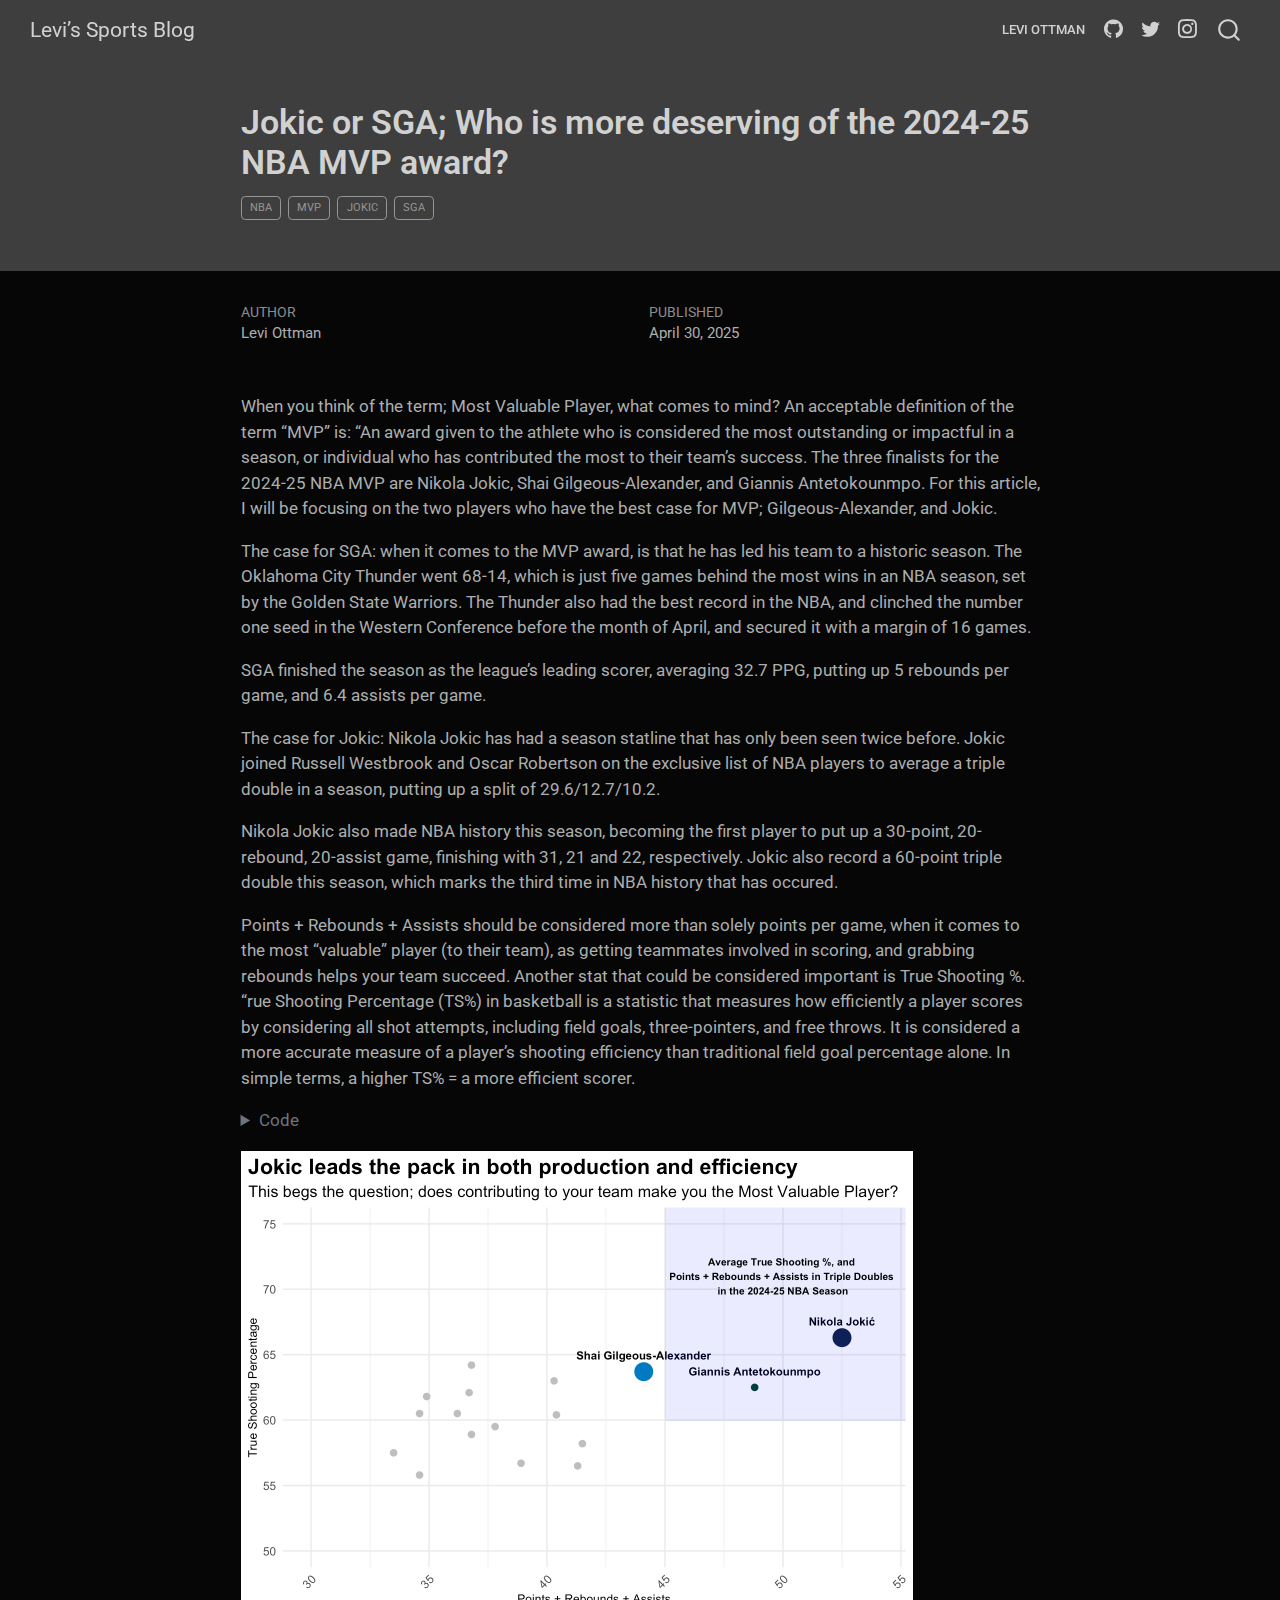
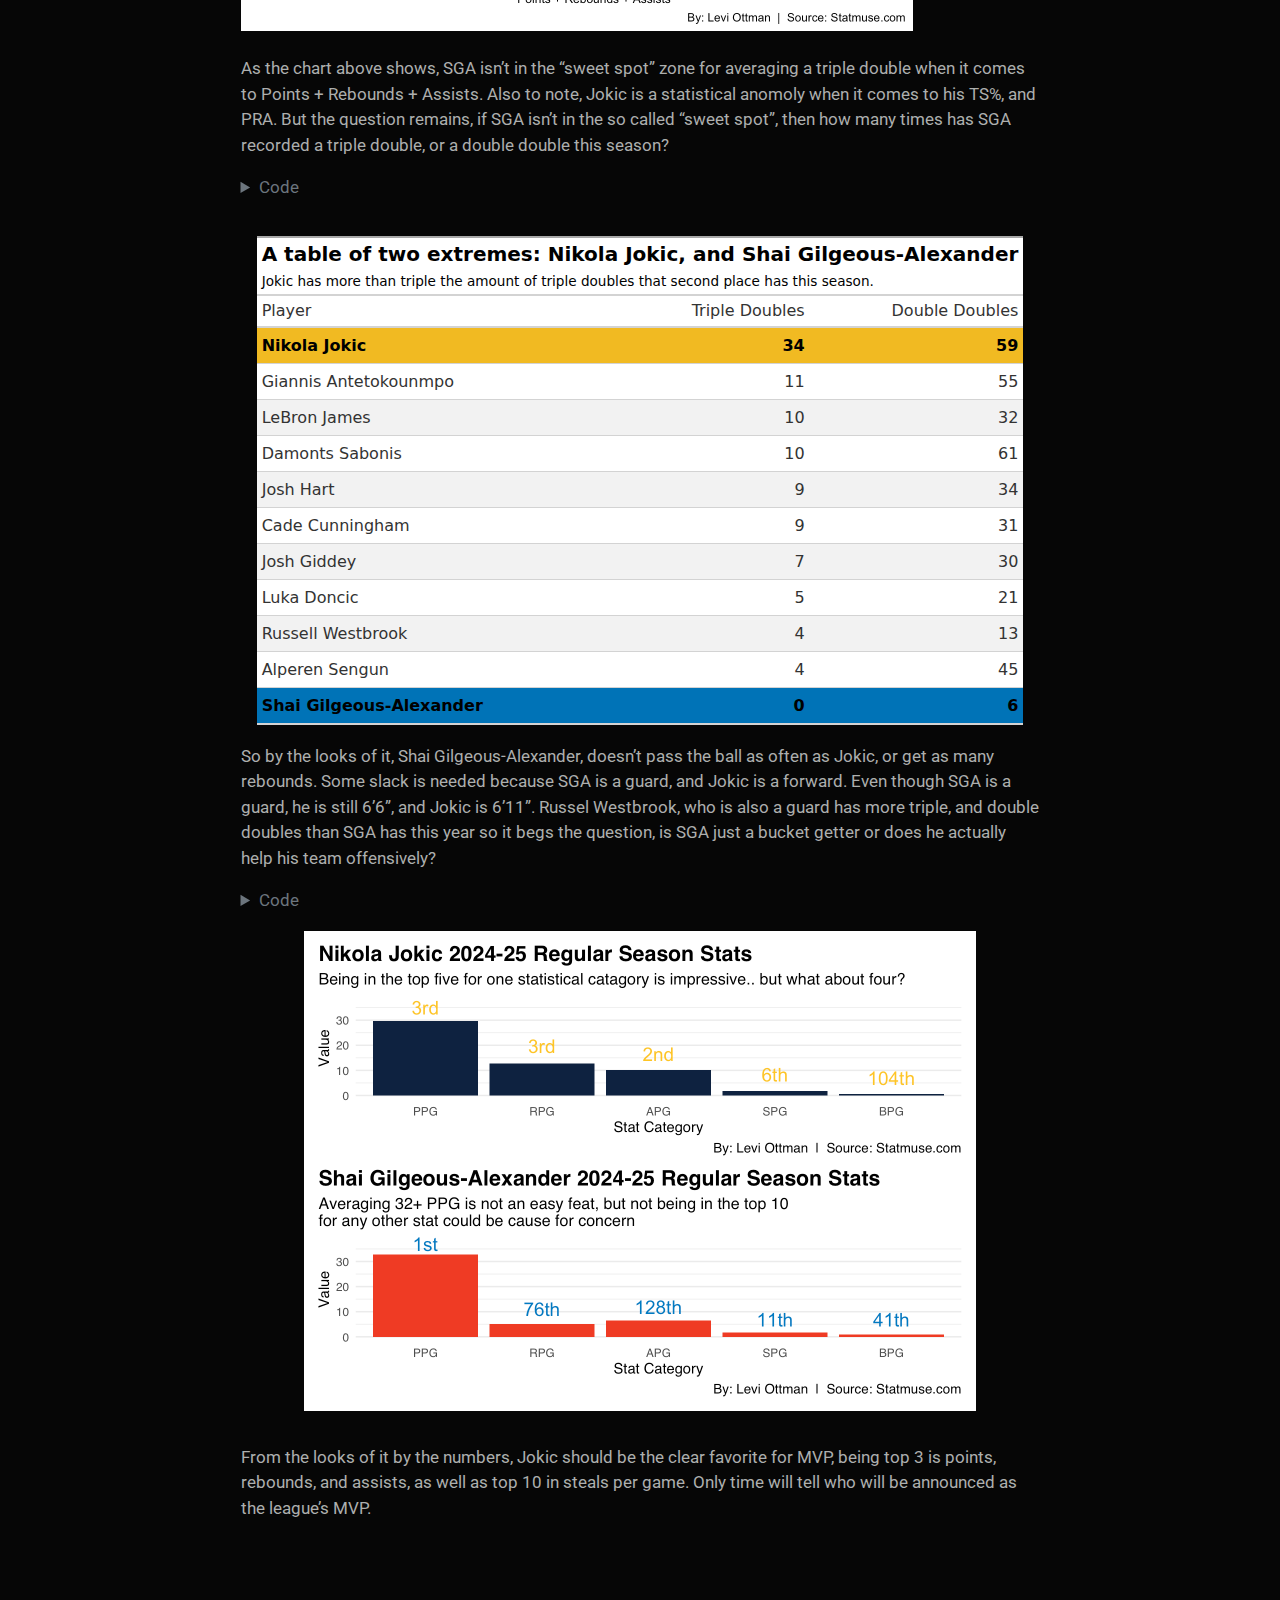
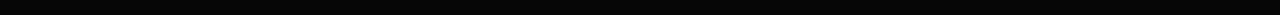
<file: posts/nba-mvp-2025/index.html>
<!DOCTYPE html>
<html xmlns="http://www.w3.org/1999/xhtml" lang="en" xml:lang="en"><head>

<meta charset="utf-8">
<meta name="generator" content="quarto-1.6.42">

<meta name="viewport" content="width=device-width, initial-scale=1.0, user-scalable=yes">

<meta name="author" content="Levi Ottman">
<meta name="dcterms.date" content="2025-04-30">

<title>Jokic or SGA; Who is more deserving of the 2024-25 NBA MVP award? – Levi’s Sports Blog</title>
<style>
code{white-space: pre-wrap;}
span.smallcaps{font-variant: small-caps;}
div.columns{display: flex; gap: min(4vw, 1.5em);}
div.column{flex: auto; overflow-x: auto;}
div.hanging-indent{margin-left: 1.5em; text-indent: -1.5em;}
ul.task-list{list-style: none;}
ul.task-list li input[type="checkbox"] {
  width: 0.8em;
  margin: 0 0.8em 0.2em -1em; /* quarto-specific, see https://github.com/quarto-dev/quarto-cli/issues/4556 */ 
  vertical-align: middle;
}
/* CSS for syntax highlighting */
pre > code.sourceCode { white-space: pre; position: relative; }
pre > code.sourceCode > span { line-height: 1.25; }
pre > code.sourceCode > span:empty { height: 1.2em; }
.sourceCode { overflow: visible; }
code.sourceCode > span { color: inherit; text-decoration: inherit; }
div.sourceCode { margin: 1em 0; }
pre.sourceCode { margin: 0; }
@media screen {
div.sourceCode { overflow: auto; }
}
@media print {
pre > code.sourceCode { white-space: pre-wrap; }
pre > code.sourceCode > span { display: inline-block; text-indent: -5em; padding-left: 5em; }
}
pre.numberSource code
  { counter-reset: source-line 0; }
pre.numberSource code > span
  { position: relative; left: -4em; counter-increment: source-line; }
pre.numberSource code > span > a:first-child::before
  { content: counter(source-line);
    position: relative; left: -1em; text-align: right; vertical-align: baseline;
    border: none; display: inline-block;
    -webkit-touch-callout: none; -webkit-user-select: none;
    -khtml-user-select: none; -moz-user-select: none;
    -ms-user-select: none; user-select: none;
    padding: 0 4px; width: 4em;
  }
pre.numberSource { margin-left: 3em;  padding-left: 4px; }
div.sourceCode
  {   }
@media screen {
pre > code.sourceCode > span > a:first-child::before { text-decoration: underline; }
}
</style>


<script src="../../site_libs/quarto-nav/quarto-nav.js"></script>
<script src="../../site_libs/quarto-nav/headroom.min.js"></script>
<script src="../../site_libs/clipboard/clipboard.min.js"></script>
<script src="../../site_libs/quarto-search/autocomplete.umd.js"></script>
<script src="../../site_libs/quarto-search/fuse.min.js"></script>
<script src="../../site_libs/quarto-search/quarto-search.js"></script>
<meta name="quarto:offset" content="../../">
<script src="../../site_libs/quarto-html/quarto.js"></script>
<script src="../../site_libs/quarto-html/popper.min.js"></script>
<script src="../../site_libs/quarto-html/tippy.umd.min.js"></script>
<script src="../../site_libs/quarto-html/anchor.min.js"></script>
<link href="../../site_libs/quarto-html/tippy.css" rel="stylesheet">
<link href="../../site_libs/quarto-html/quarto-syntax-highlighting-dark-b53751a350365c71b6c909e95f209ed1.css" rel="stylesheet" id="quarto-text-highlighting-styles">
<script src="../../site_libs/bootstrap/bootstrap.min.js"></script>
<link href="../../site_libs/bootstrap/bootstrap-icons.css" rel="stylesheet">
<link href="../../site_libs/bootstrap/bootstrap-3cbb8460ffae52b8002ba752521ec7f5.min.css" rel="stylesheet" append-hash="true" id="quarto-bootstrap" data-mode="dark">
<script id="quarto-search-options" type="application/json">{
  "location": "navbar",
  "copy-button": false,
  "collapse-after": 3,
  "panel-placement": "end",
  "type": "overlay",
  "limit": 50,
  "keyboard-shortcut": [
    "f",
    "/",
    "s"
  ],
  "show-item-context": false,
  "language": {
    "search-no-results-text": "No results",
    "search-matching-documents-text": "matching documents",
    "search-copy-link-title": "Copy link to search",
    "search-hide-matches-text": "Hide additional matches",
    "search-more-match-text": "more match in this document",
    "search-more-matches-text": "more matches in this document",
    "search-clear-button-title": "Clear",
    "search-text-placeholder": "",
    "search-detached-cancel-button-title": "Cancel",
    "search-submit-button-title": "Submit",
    "search-label": "Search"
  }
}</script>


<link rel="stylesheet" href="../../styles.css">
</head>

<body class="nav-fixed fullcontent">

<div id="quarto-search-results"></div>
  <header id="quarto-header" class="headroom fixed-top quarto-banner">
    <nav class="navbar navbar-expand-lg " data-bs-theme="dark">
      <div class="navbar-container container-fluid">
      <div class="navbar-brand-container mx-auto">
    <a class="navbar-brand" href="../../index.html">
    <span class="navbar-title">Levi’s Sports Blog</span>
    </a>
  </div>
            <div id="quarto-search" class="" title="Search"></div>
          <button class="navbar-toggler" type="button" data-bs-toggle="collapse" data-bs-target="#navbarCollapse" aria-controls="navbarCollapse" role="menu" aria-expanded="false" aria-label="Toggle navigation" onclick="if (window.quartoToggleHeadroom) { window.quartoToggleHeadroom(); }">
  <span class="navbar-toggler-icon"></span>
</button>
          <div class="collapse navbar-collapse" id="navbarCollapse">
            <ul class="navbar-nav navbar-nav-scroll ms-auto">
  <li class="nav-item">
    <a class="nav-link" href="../../about.html"> 
<span class="menu-text">Levi Ottman</span></a>
  </li>  
  <li class="nav-item compact">
    <a class="nav-link" href="https://github.com/leviottman"> <i class="bi bi-github" role="img">
</i> 
<span class="menu-text"></span></a>
  </li>  
  <li class="nav-item compact">
    <a class="nav-link" href="https://twitter.com/leviottmanphoto"> <i class="bi bi-twitter" role="img">
</i> 
<span class="menu-text"></span></a>
  </li>  
  <li class="nav-item compact">
    <a class="nav-link" href="https://instagram.com/leviottmanphoto"> <i class="bi bi-instagram" role="img">
</i> 
<span class="menu-text"></span></a>
  </li>  
</ul>
          </div> <!-- /navcollapse -->
            <div class="quarto-navbar-tools">
</div>
      </div> <!-- /container-fluid -->
    </nav>
</header>
<!-- content -->
<header id="title-block-header" class="quarto-title-block default page-columns page-full">
  <div class="quarto-title-banner page-columns page-full">
    <div class="quarto-title column-body">
      <h1 class="title">Jokic or SGA; Who is more deserving of the 2024-25 NBA MVP award?</h1>
                                <div class="quarto-categories">
                <div class="quarto-category">nba</div>
                <div class="quarto-category">mvp</div>
                <div class="quarto-category">jokic</div>
                <div class="quarto-category">sga</div>
              </div>
                  </div>
  </div>
    
  
  <div class="quarto-title-meta">

      <div>
      <div class="quarto-title-meta-heading">Author</div>
      <div class="quarto-title-meta-contents">
               <p>Levi Ottman </p>
            </div>
    </div>
      
      <div>
      <div class="quarto-title-meta-heading">Published</div>
      <div class="quarto-title-meta-contents">
        <p class="date">April 30, 2025</p>
      </div>
    </div>
    
      
    </div>
    
  
  </header><div id="quarto-content" class="quarto-container page-columns page-rows-contents page-layout-article page-navbar">
<!-- sidebar -->
<!-- margin-sidebar -->
    
<!-- main -->
<main class="content quarto-banner-title-block" id="quarto-document-content">





<p>When you think of the term; Most Valuable Player, what comes to mind? An acceptable definition of the term “MVP” is: “An award given to the athlete who is considered the most outstanding or impactful in a season, or individual who has contributed the most to their team’s success. The three finalists for the 2024-25 NBA MVP are Nikola Jokic, Shai Gilgeous-Alexander, and Giannis Antetokounmpo. For this article, I will be focusing on the two players who have the best case for MVP; Gilgeous-Alexander, and Jokic.</p>
<p>The case for SGA: when it comes to the MVP award, is that he has led his team to a historic season. The Oklahoma City Thunder went 68-14, which is just five games behind the most wins in an NBA season, set by the Golden State Warriors. The Thunder also had the best record in the NBA, and clinched the number one seed in the Western Conference before the month of April, and secured it with a margin of 16 games.</p>
<p>SGA finished the season as the league’s leading scorer, averaging 32.7 PPG, putting up 5 rebounds per game, and 6.4 assists per game.</p>
<p>The case for Jokic: Nikola Jokic has had a season statline that has only been seen twice before. Jokic joined Russell Westbrook and Oscar Robertson on the exclusive list of NBA players to average a triple double in a season, putting up a split of 29.6/12.7/10.2.</p>
<p>Nikola Jokic also made NBA history this season, becoming the first player to put up a 30-point, 20-rebound, 20-assist game, finishing with 31, 21 and 22, respectively. Jokic also record a 60-point triple double this season, which marks the third time in NBA history that has occured.</p>
<p>Points + Rebounds + Assists should be considered more than solely points per game, when it comes to the most “valuable” player (to their team), as getting teammates involved in scoring, and grabbing rebounds helps your team succeed. Another stat that could be considered important is True Shooting %. “rue Shooting Percentage (TS%) in basketball is a statistic that measures how efficiently a player scores by considering all shot attempts, including field goals, three-pointers, and free throws. It is considered a more accurate measure of a player’s shooting efficiency than traditional field goal percentage alone.&nbsp;In simple terms, a higher TS% = a more efficient scorer.</p>
<div class="cell">
<details class="code-fold">
<summary>Code</summary>
<div class="sourceCode cell-code" id="cb1"><pre class="sourceCode r code-with-copy"><code class="sourceCode r"><span id="cb1-1"><a href="#cb1-1" aria-hidden="true" tabindex="-1"></a><span class="fu">library</span>(tidyverse)</span>
<span id="cb1-2"><a href="#cb1-2" aria-hidden="true" tabindex="-1"></a><span class="fu">library</span>(ggalt)</span>
<span id="cb1-3"><a href="#cb1-3" aria-hidden="true" tabindex="-1"></a><span class="fu">library</span>(ggrepel)</span>
<span id="cb1-4"><a href="#cb1-4" aria-hidden="true" tabindex="-1"></a><span class="fu">library</span>(gt)</span>
<span id="cb1-5"><a href="#cb1-5" aria-hidden="true" tabindex="-1"></a><span class="fu">library</span>(waffle)</span>
<span id="cb1-6"><a href="#cb1-6" aria-hidden="true" tabindex="-1"></a><span class="fu">library</span>(patchwork)</span>
<span id="cb1-7"><a href="#cb1-7" aria-hidden="true" tabindex="-1"></a><span class="co">#| fig.align = 'center'</span></span>
<span id="cb1-8"><a href="#cb1-8" aria-hidden="true" tabindex="-1"></a></span>
<span id="cb1-9"><a href="#cb1-9" aria-hidden="true" tabindex="-1"></a>regularseason <span class="ot">&lt;-</span> <span class="fu">read_csv</span>(<span class="st">"/Users/leviottman/Desktop/School/Office Documents/Spring 2025/Sports Data Analysis/Major Assignment/sportsBlog/posts/nba-mvp-2025/data/NBA_2024_25_stats.csv"</span>)</span>
<span id="cb1-10"><a href="#cb1-10" aria-hidden="true" tabindex="-1"></a>tripledoubles <span class="ot">&lt;-</span> <span class="fu">read_csv</span>(<span class="st">"/Users/leviottman/Desktop/School/Office Documents/Spring 2025/Sports Data Analysis/Major Assignment/sportsBlog/posts/nba-mvp-2025/data/NBA_2024_25_tripledoubles.csv"</span>)</span>
<span id="cb1-11"><a href="#cb1-11" aria-hidden="true" tabindex="-1"></a>topscorers <span class="ot">&lt;-</span> <span class="fu">read_csv</span>(<span class="st">"/Users/leviottman/Desktop/School/Office Documents/Spring 2025/Sports Data Analysis/Major Assignment/sportsBlog/posts/nba-mvp-2025/data/NBA_top_scorers_stats.csv"</span>)</span>
<span id="cb1-12"><a href="#cb1-12" aria-hidden="true" tabindex="-1"></a></span>
<span id="cb1-13"><a href="#cb1-13" aria-hidden="true" tabindex="-1"></a>Jokic <span class="ot">&lt;-</span> topscorers <span class="sc">|&gt;</span> <span class="fu">filter</span>(PLAYER <span class="sc">==</span> <span class="st">"Nikola Jokić"</span>)</span>
<span id="cb1-14"><a href="#cb1-14" aria-hidden="true" tabindex="-1"></a>SGA <span class="ot">&lt;-</span> topscorers <span class="sc">|&gt;</span> <span class="fu">filter</span>(PLAYER <span class="sc">==</span> <span class="st">"Shai Gilgeous-Alexander"</span>)</span>
<span id="cb1-15"><a href="#cb1-15" aria-hidden="true" tabindex="-1"></a>Giannis <span class="ot">&lt;-</span> topscorers <span class="sc">|&gt;</span> <span class="fu">filter</span>(PLAYER <span class="sc">==</span> <span class="st">"Giannis Antetokounmpo"</span>)</span>
<span id="cb1-16"><a href="#cb1-16" aria-hidden="true" tabindex="-1"></a></span>
<span id="cb1-17"><a href="#cb1-17" aria-hidden="true" tabindex="-1"></a><span class="fu">ggplot</span>(<span class="at">data =</span> topscorers, <span class="fu">aes</span>(<span class="at">x =</span> PRA, <span class="at">y =</span> <span class="st">`</span><span class="at">TS%</span><span class="st">`</span>)) <span class="sc">+</span></span>
<span id="cb1-18"><a href="#cb1-18" aria-hidden="true" tabindex="-1"></a>  <span class="fu">geom_point</span>(<span class="at">data =</span> topscorers, <span class="fu">aes</span>(<span class="at">x =</span> PRA, <span class="at">y =</span> <span class="st">`</span><span class="at">TS%</span><span class="st">`</span>), <span class="at">color =</span> <span class="st">"gray"</span>, <span class="at">size =</span> <span class="dv">2</span>) <span class="sc">+</span> </span>
<span id="cb1-19"><a href="#cb1-19" aria-hidden="true" tabindex="-1"></a>  <span class="fu">geom_point</span>(<span class="at">data =</span> Giannis, <span class="fu">aes</span>(<span class="at">x =</span> PRA, <span class="at">y =</span> <span class="st">`</span><span class="at">TS%</span><span class="st">`</span>), <span class="at">color =</span><span class="st">"#00471B"</span>, <span class="at">size =</span> <span class="dv">2</span>) <span class="sc">+</span></span>
<span id="cb1-20"><a href="#cb1-20" aria-hidden="true" tabindex="-1"></a>  <span class="fu">geom_point</span>(<span class="at">data =</span> Jokic, <span class="fu">aes</span>(<span class="at">x =</span> PRA, <span class="at">y =</span> <span class="st">`</span><span class="at">TS%</span><span class="st">`</span>), <span class="at">color =</span> <span class="st">"#0E2240"</span>, <span class="at">size =</span> <span class="dv">6</span>) <span class="sc">+</span></span>
<span id="cb1-21"><a href="#cb1-21" aria-hidden="true" tabindex="-1"></a>  <span class="fu">geom_point</span>(<span class="at">data =</span> SGA, <span class="fu">aes</span>(<span class="at">x =</span> PRA, <span class="at">y =</span> <span class="st">`</span><span class="at">TS%</span><span class="st">`</span>), <span class="at">color =</span> <span class="st">"#007AC1"</span>, <span class="at">size =</span> <span class="dv">6</span>) <span class="sc">+</span></span>
<span id="cb1-22"><a href="#cb1-22" aria-hidden="true" tabindex="-1"></a>  <span class="fu">geom_text</span>(<span class="at">data =</span> Jokic, <span class="fu">aes</span>(<span class="at">label =</span> PLAYER), <span class="at">vjust =</span> <span class="sc">-</span><span class="fl">1.5</span>, <span class="at">size =</span> <span class="dv">3</span>, <span class="at">fontface =</span> <span class="st">"bold"</span>) <span class="sc">+</span></span>
<span id="cb1-23"><a href="#cb1-23" aria-hidden="true" tabindex="-1"></a>  <span class="fu">geom_text</span>(<span class="at">data =</span> SGA, <span class="fu">aes</span>(<span class="at">label =</span> PLAYER), <span class="at">vjust =</span> <span class="sc">-</span><span class="fl">1.5</span>, <span class="at">size =</span> <span class="dv">3</span>, <span class="at">fontface =</span> <span class="st">"bold"</span>) <span class="sc">+</span></span>
<span id="cb1-24"><a href="#cb1-24" aria-hidden="true" tabindex="-1"></a>  <span class="fu">geom_text</span>(<span class="at">data =</span> Giannis, <span class="fu">aes</span>(<span class="at">label =</span> PLAYER), <span class="at">vjust =</span> <span class="sc">-</span><span class="fl">1.5</span>, <span class="at">size =</span> <span class="dv">3</span>, <span class="at">fontface =</span> <span class="st">"bold"</span>) <span class="sc">+</span></span>
<span id="cb1-25"><a href="#cb1-25" aria-hidden="true" tabindex="-1"></a>  <span class="fu">xlim</span>(<span class="dv">30</span>, <span class="dv">54</span>) <span class="sc">+</span></span>
<span id="cb1-26"><a href="#cb1-26" aria-hidden="true" tabindex="-1"></a>  <span class="fu">ylim</span>(<span class="dv">50</span>, <span class="dv">75</span>) <span class="sc">+</span></span>
<span id="cb1-27"><a href="#cb1-27" aria-hidden="true" tabindex="-1"></a>  <span class="fu">annotate</span>(<span class="st">"rect"</span>,</span>
<span id="cb1-28"><a href="#cb1-28" aria-hidden="true" tabindex="-1"></a>           <span class="at">fill =</span> <span class="st">"blue"</span>, <span class="at">alpha =</span> <span class="fl">0.1</span>, <span class="at">xmin =</span> <span class="dv">45</span>, <span class="at">xmax =</span> <span class="cn">Inf</span>, <span class="at">ymin =</span> <span class="fl">59.92</span>, <span class="at">ymax =</span> <span class="cn">Inf</span>) <span class="sc">+</span></span>
<span id="cb1-29"><a href="#cb1-29" aria-hidden="true" tabindex="-1"></a>  <span class="fu">annotate</span>(<span class="st">"text"</span>, <span class="at">x =</span> <span class="dv">50</span>, <span class="at">y =</span> <span class="dv">71</span>, <span class="at">label =</span> <span class="st">"Average True Shooting %, and </span><span class="sc">\n</span><span class="st">Points + Rebounds + Assists in Triple Doubles </span><span class="sc">\n</span><span class="st">in the 2024-25 NBA Season"</span>, <span class="at">color =</span> <span class="st">"black"</span>, <span class="at">fontface =</span> <span class="st">"bold"</span>, <span class="at">size =</span> <span class="fl">2.67</span>) <span class="sc">+</span></span>
<span id="cb1-30"><a href="#cb1-30" aria-hidden="true" tabindex="-1"></a>  <span class="fu">theme_minimal</span>() <span class="sc">+</span></span>
<span id="cb1-31"><a href="#cb1-31" aria-hidden="true" tabindex="-1"></a>  <span class="fu">theme</span>(</span>
<span id="cb1-32"><a href="#cb1-32" aria-hidden="true" tabindex="-1"></a>    <span class="at">panel.grid.minor.y =</span> <span class="fu">element_blank</span>(),</span>
<span id="cb1-33"><a href="#cb1-33" aria-hidden="true" tabindex="-1"></a>    <span class="at">plot.title =</span> <span class="fu">element_text</span>(<span class="at">color =</span> <span class="st">"black"</span>, <span class="at">face =</span> <span class="st">"bold"</span>, <span class="at">hjust =</span> <span class="dv">0</span>, <span class="at">size =</span> <span class="dv">16</span>),</span>
<span id="cb1-34"><a href="#cb1-34" aria-hidden="true" tabindex="-1"></a>    <span class="at">plot.subtitle =</span> <span class="fu">element_text</span>(<span class="at">color =</span> <span class="st">"black"</span>, <span class="at">hjust =</span> <span class="dv">0</span>, <span class="at">size =</span> <span class="dv">12</span>),</span>
<span id="cb1-35"><a href="#cb1-35" aria-hidden="true" tabindex="-1"></a>    <span class="at">axis.title.x =</span> <span class="fu">element_text</span>(<span class="at">size =</span> <span class="dv">9</span>),</span>
<span id="cb1-36"><a href="#cb1-36" aria-hidden="true" tabindex="-1"></a>    <span class="at">axis.title.y =</span> <span class="fu">element_text</span>(<span class="at">size =</span> <span class="dv">9</span>),</span>
<span id="cb1-37"><a href="#cb1-37" aria-hidden="true" tabindex="-1"></a>    <span class="at">axis.text.x =</span> <span class="fu">element_text</span>(<span class="at">angle =</span> <span class="dv">45</span>, <span class="at">hjust =</span> <span class="dv">1</span>),</span>
<span id="cb1-38"><a href="#cb1-38" aria-hidden="true" tabindex="-1"></a>    <span class="at">plot.title.position =</span> <span class="st">"plot"</span>,</span>
<span id="cb1-39"><a href="#cb1-39" aria-hidden="true" tabindex="-1"></a>    <span class="at">strip.text =</span> <span class="fu">element_text</span>(<span class="at">size =</span> <span class="dv">9</span>, <span class="at">face =</span> <span class="st">"italic"</span>)</span>
<span id="cb1-40"><a href="#cb1-40" aria-hidden="true" tabindex="-1"></a>  ) <span class="sc">+</span></span>
<span id="cb1-41"><a href="#cb1-41" aria-hidden="true" tabindex="-1"></a>  <span class="fu">labs</span>(</span>
<span id="cb1-42"><a href="#cb1-42" aria-hidden="true" tabindex="-1"></a>    <span class="at">x =</span> <span class="st">"Points + Rebounds + Assists"</span>, </span>
<span id="cb1-43"><a href="#cb1-43" aria-hidden="true" tabindex="-1"></a>    <span class="at">y =</span> <span class="st">"True Shooting Percentage"</span>,</span>
<span id="cb1-44"><a href="#cb1-44" aria-hidden="true" tabindex="-1"></a>    <span class="at">title =</span> (<span class="st">"Jokic leads the pack in both production and efficiency"</span>),</span>
<span id="cb1-45"><a href="#cb1-45" aria-hidden="true" tabindex="-1"></a>    <span class="at">subtitle =</span> (<span class="st">"This begs the question; does contributing to your team make you the Most Valuable Player?"</span>),</span>
<span id="cb1-46"><a href="#cb1-46" aria-hidden="true" tabindex="-1"></a>    <span class="at">caption =</span> <span class="st">"By: Levi Ottman  |  Source: Statmuse.com"</span></span>
<span id="cb1-47"><a href="#cb1-47" aria-hidden="true" tabindex="-1"></a>  )</span></code><button title="Copy to Clipboard" class="code-copy-button"><i class="bi"></i></button></pre></div>
</details>
<div class="cell-output-display">
<div>
<figure class="figure">
<p><img src="index_files/figure-html/unnamed-chunk-1-1.png" class="img-fluid figure-img" width="672"></p>
</figure>
</div>
</div>
</div>
<p>As the chart above shows, SGA isn’t in the “sweet spot” zone for averaging a triple double when it comes to Points + Rebounds + Assists. Also to note, Jokic is a statistical anomoly when it comes to his TS%, and PRA. But the question remains, if SGA isn’t in the so called “sweet spot”, then how many times has SGA recorded a triple double, or a double double this season?</p>
<div class="cell" data-layout-align="center">
<details class="code-fold">
<summary>Code</summary>
<div class="sourceCode cell-code" id="cb2"><pre class="sourceCode r code-with-copy"><code class="sourceCode r"><span id="cb2-1"><a href="#cb2-1" aria-hidden="true" tabindex="-1"></a>tripledoubles <span class="sc">|&gt;</span></span>
<span id="cb2-2"><a href="#cb2-2" aria-hidden="true" tabindex="-1"></a>  <span class="fu">gt</span>() <span class="sc">|&gt;</span></span>
<span id="cb2-3"><a href="#cb2-3" aria-hidden="true" tabindex="-1"></a>  <span class="fu">cols_label</span>(</span>
<span id="cb2-4"><a href="#cb2-4" aria-hidden="true" tabindex="-1"></a>    <span class="at">Player =</span> <span class="st">"Player"</span>,</span>
<span id="cb2-5"><a href="#cb2-5" aria-hidden="true" tabindex="-1"></a>    <span class="at">TD =</span> <span class="st">"Triple Doubles"</span>,</span>
<span id="cb2-6"><a href="#cb2-6" aria-hidden="true" tabindex="-1"></a>    <span class="at">DD =</span> <span class="st">"Double Doubles"</span></span>
<span id="cb2-7"><a href="#cb2-7" aria-hidden="true" tabindex="-1"></a>  ) <span class="sc">|&gt;</span></span>
<span id="cb2-8"><a href="#cb2-8" aria-hidden="true" tabindex="-1"></a>  <span class="fu">tab_header</span>(</span>
<span id="cb2-9"><a href="#cb2-9" aria-hidden="true" tabindex="-1"></a>    <span class="at">title =</span> <span class="st">"A table of two extremes: Nikola Jokic, and Shai Gilgeous-Alexander"</span>,</span>
<span id="cb2-10"><a href="#cb2-10" aria-hidden="true" tabindex="-1"></a>    <span class="at">subtitle =</span> <span class="st">"Jokic has more than triple the amount of triple doubles that second place has this season."</span></span>
<span id="cb2-11"><a href="#cb2-11" aria-hidden="true" tabindex="-1"></a>  ) <span class="sc">|&gt;</span></span>
<span id="cb2-12"><a href="#cb2-12" aria-hidden="true" tabindex="-1"></a>  <span class="fu">tab_style</span>(</span>
<span id="cb2-13"><a href="#cb2-13" aria-hidden="true" tabindex="-1"></a>    <span class="at">style =</span> <span class="fu">cell_text</span>(<span class="at">color =</span> <span class="st">"black"</span>, <span class="at">weight =</span> <span class="st">"bold"</span>, <span class="at">align =</span> <span class="st">"left"</span>),</span>
<span id="cb2-14"><a href="#cb2-14" aria-hidden="true" tabindex="-1"></a>    <span class="at">locations =</span> <span class="fu">cells_title</span>(<span class="st">"title"</span>)</span>
<span id="cb2-15"><a href="#cb2-15" aria-hidden="true" tabindex="-1"></a>  ) <span class="sc">|&gt;</span></span>
<span id="cb2-16"><a href="#cb2-16" aria-hidden="true" tabindex="-1"></a>  <span class="fu">tab_style</span>(</span>
<span id="cb2-17"><a href="#cb2-17" aria-hidden="true" tabindex="-1"></a>    <span class="at">style =</span> <span class="fu">cell_text</span>(<span class="at">color =</span> <span class="st">"black"</span>, <span class="at">align =</span> <span class="st">"left"</span>),</span>
<span id="cb2-18"><a href="#cb2-18" aria-hidden="true" tabindex="-1"></a>    <span class="at">locations =</span> <span class="fu">cells_title</span>(<span class="st">"subtitle"</span>)</span>
<span id="cb2-19"><a href="#cb2-19" aria-hidden="true" tabindex="-1"></a>  ) <span class="sc">|&gt;</span></span>
<span id="cb2-20"><a href="#cb2-20" aria-hidden="true" tabindex="-1"></a>  <span class="fu">tab_style</span>(</span>
<span id="cb2-21"><a href="#cb2-21" aria-hidden="true" tabindex="-1"></a>    <span class="at">style =</span> <span class="fu">list</span>(</span>
<span id="cb2-22"><a href="#cb2-22" aria-hidden="true" tabindex="-1"></a>      <span class="fu">cell_fill</span>(<span class="at">color =</span> <span class="st">"#FEC524"</span>),</span>
<span id="cb2-23"><a href="#cb2-23" aria-hidden="true" tabindex="-1"></a>      <span class="fu">cell_text</span>(<span class="at">color =</span> <span class="st">"black"</span>, <span class="at">weight =</span> <span class="st">"bold"</span>)</span>
<span id="cb2-24"><a href="#cb2-24" aria-hidden="true" tabindex="-1"></a>    ),</span>
<span id="cb2-25"><a href="#cb2-25" aria-hidden="true" tabindex="-1"></a>    <span class="at">locations =</span> <span class="fu">cells_body</span>(</span>
<span id="cb2-26"><a href="#cb2-26" aria-hidden="true" tabindex="-1"></a>      <span class="at">rows =</span> Player <span class="sc">==</span> <span class="st">"Nikola Jokic"</span>)</span>
<span id="cb2-27"><a href="#cb2-27" aria-hidden="true" tabindex="-1"></a>  ) <span class="sc">|&gt;</span></span>
<span id="cb2-28"><a href="#cb2-28" aria-hidden="true" tabindex="-1"></a> <span class="fu">tab_style</span>(</span>
<span id="cb2-29"><a href="#cb2-29" aria-hidden="true" tabindex="-1"></a>    <span class="at">style =</span> <span class="fu">list</span>(</span>
<span id="cb2-30"><a href="#cb2-30" aria-hidden="true" tabindex="-1"></a>      <span class="fu">cell_fill</span>(<span class="at">color =</span> <span class="st">"#007AC1"</span>),</span>
<span id="cb2-31"><a href="#cb2-31" aria-hidden="true" tabindex="-1"></a>      <span class="fu">cell_text</span>(<span class="at">color =</span> <span class="st">"black"</span>, <span class="at">weight =</span> <span class="st">"bold"</span>)</span>
<span id="cb2-32"><a href="#cb2-32" aria-hidden="true" tabindex="-1"></a>    ),</span>
<span id="cb2-33"><a href="#cb2-33" aria-hidden="true" tabindex="-1"></a>    <span class="at">locations =</span> <span class="fu">cells_body</span>(</span>
<span id="cb2-34"><a href="#cb2-34" aria-hidden="true" tabindex="-1"></a>      <span class="at">rows =</span> Player <span class="sc">==</span> <span class="st">"Shai Gilgeous-Alexander"</span>)</span>
<span id="cb2-35"><a href="#cb2-35" aria-hidden="true" tabindex="-1"></a>  )</span></code><button title="Copy to Clipboard" class="code-copy-button"><i class="bi"></i></button></pre></div>
</details>
<div class="cell-output-display">
<div id="nlgctixrvw" style="padding-left:0px;padding-right:0px;padding-top:10px;padding-bottom:10px;overflow-x:auto;overflow-y:auto;width:auto;height:auto;">
<style>#nlgctixrvw table {
  font-family: system-ui, 'Segoe UI', Roboto, Helvetica, Arial, sans-serif, 'Apple Color Emoji', 'Segoe UI Emoji', 'Segoe UI Symbol', 'Noto Color Emoji';
  -webkit-font-smoothing: antialiased;
  -moz-osx-font-smoothing: grayscale;
}

#nlgctixrvw thead, #nlgctixrvw tbody, #nlgctixrvw tfoot, #nlgctixrvw tr, #nlgctixrvw td, #nlgctixrvw th {
  border-style: none;
}

#nlgctixrvw p {
  margin: 0;
  padding: 0;
}

#nlgctixrvw .gt_table {
  display: table;
  border-collapse: collapse;
  line-height: normal;
  margin-left: auto;
  margin-right: auto;
  color: #333333;
  font-size: 16px;
  font-weight: normal;
  font-style: normal;
  background-color: #FFFFFF;
  width: auto;
  border-top-style: solid;
  border-top-width: 2px;
  border-top-color: #A8A8A8;
  border-right-style: none;
  border-right-width: 2px;
  border-right-color: #D3D3D3;
  border-bottom-style: solid;
  border-bottom-width: 2px;
  border-bottom-color: #A8A8A8;
  border-left-style: none;
  border-left-width: 2px;
  border-left-color: #D3D3D3;
}

#nlgctixrvw .gt_caption {
  padding-top: 4px;
  padding-bottom: 4px;
}

#nlgctixrvw .gt_title {
  color: #333333;
  font-size: 125%;
  font-weight: initial;
  padding-top: 4px;
  padding-bottom: 4px;
  padding-left: 5px;
  padding-right: 5px;
  border-bottom-color: #FFFFFF;
  border-bottom-width: 0;
}

#nlgctixrvw .gt_subtitle {
  color: #333333;
  font-size: 85%;
  font-weight: initial;
  padding-top: 3px;
  padding-bottom: 5px;
  padding-left: 5px;
  padding-right: 5px;
  border-top-color: #FFFFFF;
  border-top-width: 0;
}

#nlgctixrvw .gt_heading {
  background-color: #FFFFFF;
  text-align: center;
  border-bottom-color: #FFFFFF;
  border-left-style: none;
  border-left-width: 1px;
  border-left-color: #D3D3D3;
  border-right-style: none;
  border-right-width: 1px;
  border-right-color: #D3D3D3;
}

#nlgctixrvw .gt_bottom_border {
  border-bottom-style: solid;
  border-bottom-width: 2px;
  border-bottom-color: #D3D3D3;
}

#nlgctixrvw .gt_col_headings {
  border-top-style: solid;
  border-top-width: 2px;
  border-top-color: #D3D3D3;
  border-bottom-style: solid;
  border-bottom-width: 2px;
  border-bottom-color: #D3D3D3;
  border-left-style: none;
  border-left-width: 1px;
  border-left-color: #D3D3D3;
  border-right-style: none;
  border-right-width: 1px;
  border-right-color: #D3D3D3;
}

#nlgctixrvw .gt_col_heading {
  color: #333333;
  background-color: #FFFFFF;
  font-size: 100%;
  font-weight: normal;
  text-transform: inherit;
  border-left-style: none;
  border-left-width: 1px;
  border-left-color: #D3D3D3;
  border-right-style: none;
  border-right-width: 1px;
  border-right-color: #D3D3D3;
  vertical-align: bottom;
  padding-top: 5px;
  padding-bottom: 6px;
  padding-left: 5px;
  padding-right: 5px;
  overflow-x: hidden;
}

#nlgctixrvw .gt_column_spanner_outer {
  color: #333333;
  background-color: #FFFFFF;
  font-size: 100%;
  font-weight: normal;
  text-transform: inherit;
  padding-top: 0;
  padding-bottom: 0;
  padding-left: 4px;
  padding-right: 4px;
}

#nlgctixrvw .gt_column_spanner_outer:first-child {
  padding-left: 0;
}

#nlgctixrvw .gt_column_spanner_outer:last-child {
  padding-right: 0;
}

#nlgctixrvw .gt_column_spanner {
  border-bottom-style: solid;
  border-bottom-width: 2px;
  border-bottom-color: #D3D3D3;
  vertical-align: bottom;
  padding-top: 5px;
  padding-bottom: 5px;
  overflow-x: hidden;
  display: inline-block;
  width: 100%;
}

#nlgctixrvw .gt_spanner_row {
  border-bottom-style: hidden;
}

#nlgctixrvw .gt_group_heading {
  padding-top: 8px;
  padding-bottom: 8px;
  padding-left: 5px;
  padding-right: 5px;
  color: #333333;
  background-color: #FFFFFF;
  font-size: 100%;
  font-weight: initial;
  text-transform: inherit;
  border-top-style: solid;
  border-top-width: 2px;
  border-top-color: #D3D3D3;
  border-bottom-style: solid;
  border-bottom-width: 2px;
  border-bottom-color: #D3D3D3;
  border-left-style: none;
  border-left-width: 1px;
  border-left-color: #D3D3D3;
  border-right-style: none;
  border-right-width: 1px;
  border-right-color: #D3D3D3;
  vertical-align: middle;
  text-align: left;
}

#nlgctixrvw .gt_empty_group_heading {
  padding: 0.5px;
  color: #333333;
  background-color: #FFFFFF;
  font-size: 100%;
  font-weight: initial;
  border-top-style: solid;
  border-top-width: 2px;
  border-top-color: #D3D3D3;
  border-bottom-style: solid;
  border-bottom-width: 2px;
  border-bottom-color: #D3D3D3;
  vertical-align: middle;
}

#nlgctixrvw .gt_from_md > :first-child {
  margin-top: 0;
}

#nlgctixrvw .gt_from_md > :last-child {
  margin-bottom: 0;
}

#nlgctixrvw .gt_row {
  padding-top: 8px;
  padding-bottom: 8px;
  padding-left: 5px;
  padding-right: 5px;
  margin: 10px;
  border-top-style: solid;
  border-top-width: 1px;
  border-top-color: #D3D3D3;
  border-left-style: none;
  border-left-width: 1px;
  border-left-color: #D3D3D3;
  border-right-style: none;
  border-right-width: 1px;
  border-right-color: #D3D3D3;
  vertical-align: middle;
  overflow-x: hidden;
}

#nlgctixrvw .gt_stub {
  color: #333333;
  background-color: #FFFFFF;
  font-size: 100%;
  font-weight: initial;
  text-transform: inherit;
  border-right-style: solid;
  border-right-width: 2px;
  border-right-color: #D3D3D3;
  padding-left: 5px;
  padding-right: 5px;
}

#nlgctixrvw .gt_stub_row_group {
  color: #333333;
  background-color: #FFFFFF;
  font-size: 100%;
  font-weight: initial;
  text-transform: inherit;
  border-right-style: solid;
  border-right-width: 2px;
  border-right-color: #D3D3D3;
  padding-left: 5px;
  padding-right: 5px;
  vertical-align: top;
}

#nlgctixrvw .gt_row_group_first td {
  border-top-width: 2px;
}

#nlgctixrvw .gt_row_group_first th {
  border-top-width: 2px;
}

#nlgctixrvw .gt_summary_row {
  color: #333333;
  background-color: #FFFFFF;
  text-transform: inherit;
  padding-top: 8px;
  padding-bottom: 8px;
  padding-left: 5px;
  padding-right: 5px;
}

#nlgctixrvw .gt_first_summary_row {
  border-top-style: solid;
  border-top-color: #D3D3D3;
}

#nlgctixrvw .gt_first_summary_row.thick {
  border-top-width: 2px;
}

#nlgctixrvw .gt_last_summary_row {
  padding-top: 8px;
  padding-bottom: 8px;
  padding-left: 5px;
  padding-right: 5px;
  border-bottom-style: solid;
  border-bottom-width: 2px;
  border-bottom-color: #D3D3D3;
}

#nlgctixrvw .gt_grand_summary_row {
  color: #333333;
  background-color: #FFFFFF;
  text-transform: inherit;
  padding-top: 8px;
  padding-bottom: 8px;
  padding-left: 5px;
  padding-right: 5px;
}

#nlgctixrvw .gt_first_grand_summary_row {
  padding-top: 8px;
  padding-bottom: 8px;
  padding-left: 5px;
  padding-right: 5px;
  border-top-style: double;
  border-top-width: 6px;
  border-top-color: #D3D3D3;
}

#nlgctixrvw .gt_last_grand_summary_row_top {
  padding-top: 8px;
  padding-bottom: 8px;
  padding-left: 5px;
  padding-right: 5px;
  border-bottom-style: double;
  border-bottom-width: 6px;
  border-bottom-color: #D3D3D3;
}

#nlgctixrvw .gt_striped {
  background-color: rgba(128, 128, 128, 0.05);
}

#nlgctixrvw .gt_table_body {
  border-top-style: solid;
  border-top-width: 2px;
  border-top-color: #D3D3D3;
  border-bottom-style: solid;
  border-bottom-width: 2px;
  border-bottom-color: #D3D3D3;
}

#nlgctixrvw .gt_footnotes {
  color: #333333;
  background-color: #FFFFFF;
  border-bottom-style: none;
  border-bottom-width: 2px;
  border-bottom-color: #D3D3D3;
  border-left-style: none;
  border-left-width: 2px;
  border-left-color: #D3D3D3;
  border-right-style: none;
  border-right-width: 2px;
  border-right-color: #D3D3D3;
}

#nlgctixrvw .gt_footnote {
  margin: 0px;
  font-size: 90%;
  padding-top: 4px;
  padding-bottom: 4px;
  padding-left: 5px;
  padding-right: 5px;
}

#nlgctixrvw .gt_sourcenotes {
  color: #333333;
  background-color: #FFFFFF;
  border-bottom-style: none;
  border-bottom-width: 2px;
  border-bottom-color: #D3D3D3;
  border-left-style: none;
  border-left-width: 2px;
  border-left-color: #D3D3D3;
  border-right-style: none;
  border-right-width: 2px;
  border-right-color: #D3D3D3;
}

#nlgctixrvw .gt_sourcenote {
  font-size: 90%;
  padding-top: 4px;
  padding-bottom: 4px;
  padding-left: 5px;
  padding-right: 5px;
}

#nlgctixrvw .gt_left {
  text-align: left;
}

#nlgctixrvw .gt_center {
  text-align: center;
}

#nlgctixrvw .gt_right {
  text-align: right;
  font-variant-numeric: tabular-nums;
}

#nlgctixrvw .gt_font_normal {
  font-weight: normal;
}

#nlgctixrvw .gt_font_bold {
  font-weight: bold;
}

#nlgctixrvw .gt_font_italic {
  font-style: italic;
}

#nlgctixrvw .gt_super {
  font-size: 65%;
}

#nlgctixrvw .gt_footnote_marks {
  font-size: 75%;
  vertical-align: 0.4em;
  position: initial;
}

#nlgctixrvw .gt_asterisk {
  font-size: 100%;
  vertical-align: 0;
}

#nlgctixrvw .gt_indent_1 {
  text-indent: 5px;
}

#nlgctixrvw .gt_indent_2 {
  text-indent: 10px;
}

#nlgctixrvw .gt_indent_3 {
  text-indent: 15px;
}

#nlgctixrvw .gt_indent_4 {
  text-indent: 20px;
}

#nlgctixrvw .gt_indent_5 {
  text-indent: 25px;
}

#nlgctixrvw .katex-display {
  display: inline-flex !important;
  margin-bottom: 0.75em !important;
}

#nlgctixrvw div.Reactable > div.rt-table > div.rt-thead > div.rt-tr.rt-tr-group-header > div.rt-th-group:after {
  height: 0px !important;
}
</style>

<table class="gt_table caption-top table table-sm table-striped small" data-quarto-postprocess="true" data-quarto-disable-processing="false" data-quarto-bootstrap="false">
<thead>
<tr class="gt_heading header">
<th colspan="3" class="gt_heading gt_title gt_font_normal" style="text-align: left; color: #000000; font-weight: bold;">A table of two extremes: Nikola Jokic, and Shai Gilgeous-Alexander</th>
</tr>
<tr class="gt_heading even">
<th colspan="3" class="gt_heading gt_subtitle gt_font_normal gt_bottom_border" style="text-align: left; color: #000000;">Jokic has more than triple the amount of triple doubles that second place has this season.</th>
</tr>
<tr class="gt_col_headings header">
<th id="Player" class="gt_col_heading gt_columns_bottom_border gt_left" data-quarto-table-cell-role="th" scope="col">Player</th>
<th id="TD" class="gt_col_heading gt_columns_bottom_border gt_right" data-quarto-table-cell-role="th" scope="col">Triple Doubles</th>
<th id="DD" class="gt_col_heading gt_columns_bottom_border gt_right" data-quarto-table-cell-role="th" scope="col">Double Doubles</th>
</tr>
</thead>
<tbody class="gt_table_body">
<tr class="odd">
<td class="gt_row gt_left" headers="Player" style="background-color: #FEC524; color: #000000; font-weight: bold">Nikola Jokic</td>
<td class="gt_row gt_right" headers="TD" style="background-color: #FEC524; color: #000000; font-weight: bold">34</td>
<td class="gt_row gt_right" headers="DD" style="background-color: #FEC524; color: #000000; font-weight: bold">59</td>
</tr>
<tr class="even">
<td class="gt_row gt_left" headers="Player">Giannis Antetokounmpo</td>
<td class="gt_row gt_right" headers="TD">11</td>
<td class="gt_row gt_right" headers="DD">55</td>
</tr>
<tr class="odd">
<td class="gt_row gt_left" headers="Player">LeBron James</td>
<td class="gt_row gt_right" headers="TD">10</td>
<td class="gt_row gt_right" headers="DD">32</td>
</tr>
<tr class="even">
<td class="gt_row gt_left" headers="Player">Damonts Sabonis</td>
<td class="gt_row gt_right" headers="TD">10</td>
<td class="gt_row gt_right" headers="DD">61</td>
</tr>
<tr class="odd">
<td class="gt_row gt_left" headers="Player">Josh Hart</td>
<td class="gt_row gt_right" headers="TD">9</td>
<td class="gt_row gt_right" headers="DD">34</td>
</tr>
<tr class="even">
<td class="gt_row gt_left" headers="Player">Cade Cunningham</td>
<td class="gt_row gt_right" headers="TD">9</td>
<td class="gt_row gt_right" headers="DD">31</td>
</tr>
<tr class="odd">
<td class="gt_row gt_left" headers="Player">Josh Giddey</td>
<td class="gt_row gt_right" headers="TD">7</td>
<td class="gt_row gt_right" headers="DD">30</td>
</tr>
<tr class="even">
<td class="gt_row gt_left" headers="Player">Luka Doncic</td>
<td class="gt_row gt_right" headers="TD">5</td>
<td class="gt_row gt_right" headers="DD">21</td>
</tr>
<tr class="odd">
<td class="gt_row gt_left" headers="Player">Russell Westbrook</td>
<td class="gt_row gt_right" headers="TD">4</td>
<td class="gt_row gt_right" headers="DD">13</td>
</tr>
<tr class="even">
<td class="gt_row gt_left" headers="Player">Alperen Sengun</td>
<td class="gt_row gt_right" headers="TD">4</td>
<td class="gt_row gt_right" headers="DD">45</td>
</tr>
<tr class="odd">
<td class="gt_row gt_left" headers="Player" style="background-color: #007AC1; color: #000000; font-weight: bold">Shai Gilgeous-Alexander</td>
<td class="gt_row gt_right" headers="TD" style="background-color: #007AC1; color: #000000; font-weight: bold">0</td>
<td class="gt_row gt_right" headers="DD" style="background-color: #007AC1; color: #000000; font-weight: bold">6</td>
</tr>
</tbody>
</table>

</div>
</div>
</div>
<p>So by the looks of it, Shai Gilgeous-Alexander, doesn’t pass the ball as often as Jokic, or get as many rebounds. Some slack is needed because SGA is a guard, and Jokic is a forward. Even though SGA is a guard, he is still 6’6”, and Jokic is 6’11”. Russel Westbrook, who is also a guard has more triple, and double doubles than SGA has this year so it begs the question, is SGA just a bucket getter or does he actually help his team offensively?</p>
<div class="cell" data-layout-align="center">
<details class="code-fold">
<summary>Code</summary>
<div class="sourceCode cell-code" id="cb3"><pre class="sourceCode r code-with-copy"><code class="sourceCode r"><span id="cb3-1"><a href="#cb3-1" aria-hidden="true" tabindex="-1"></a>JokicStats <span class="ot">&lt;-</span> <span class="fu">data.frame</span>(</span>
<span id="cb3-2"><a href="#cb3-2" aria-hidden="true" tabindex="-1"></a>  <span class="at">category =</span> <span class="fu">factor</span>(<span class="fu">c</span>(<span class="st">"PPG"</span>, <span class="st">"RPG"</span>, <span class="st">"APG"</span>, <span class="st">"SPG"</span>, <span class="st">"BPG"</span>), </span>
<span id="cb3-3"><a href="#cb3-3" aria-hidden="true" tabindex="-1"></a>                    <span class="at">levels =</span> <span class="fu">c</span>(<span class="st">"PPG"</span>, <span class="st">"RPG"</span>, <span class="st">"APG"</span>, <span class="st">"SPG"</span>, <span class="st">"BPG"</span>)),</span>
<span id="cb3-4"><a href="#cb3-4" aria-hidden="true" tabindex="-1"></a>  <span class="at">value =</span> <span class="fu">c</span>(<span class="fl">29.6</span>, <span class="fl">12.7</span>, <span class="fl">10.2</span>, <span class="fl">1.8</span>, <span class="fl">0.6</span>)</span>
<span id="cb3-5"><a href="#cb3-5" aria-hidden="true" tabindex="-1"></a>)</span>
<span id="cb3-6"><a href="#cb3-6" aria-hidden="true" tabindex="-1"></a></span>
<span id="cb3-7"><a href="#cb3-7" aria-hidden="true" tabindex="-1"></a>Jokic_plot <span class="ot">&lt;-</span> <span class="fu">ggplot</span>(JokicStats, <span class="fu">aes</span>(<span class="at">x =</span> category, <span class="at">y =</span> value)) <span class="sc">+</span></span>
<span id="cb3-8"><a href="#cb3-8" aria-hidden="true" tabindex="-1"></a>  <span class="fu">geom_bar</span>(<span class="at">stat =</span> <span class="st">"identity"</span>, <span class="at">fill =</span> <span class="st">"#0E2240"</span>) <span class="sc">+</span></span>
<span id="cb3-9"><a href="#cb3-9" aria-hidden="true" tabindex="-1"></a>  <span class="fu">annotate</span>(<span class="st">"text"</span>, <span class="at">x =</span> <span class="dv">1</span>, <span class="at">y =</span> <span class="dv">35</span>, <span class="at">label =</span> <span class="st">"3rd"</span>, <span class="at">color =</span> <span class="st">"#FEC524"</span>, <span class="at">size =</span> <span class="dv">5</span>) <span class="sc">+</span></span>
<span id="cb3-10"><a href="#cb3-10" aria-hidden="true" tabindex="-1"></a>  <span class="fu">annotate</span>(<span class="st">"text"</span>, <span class="at">x =</span> <span class="dv">2</span>, <span class="at">y =</span> <span class="fl">19.7</span>, <span class="at">label =</span> <span class="st">"3rd"</span>, <span class="at">color =</span> <span class="st">"#FEC524"</span>, <span class="at">size =</span> <span class="dv">5</span>) <span class="sc">+</span></span>
<span id="cb3-11"><a href="#cb3-11" aria-hidden="true" tabindex="-1"></a>  <span class="fu">annotate</span>(<span class="st">"text"</span>, <span class="at">x =</span> <span class="dv">3</span>, <span class="at">y =</span> <span class="fl">16.6</span>, <span class="at">label =</span> <span class="st">"2nd"</span>, <span class="at">color =</span> <span class="st">"#FEC524"</span>, <span class="at">size =</span> <span class="dv">5</span>) <span class="sc">+</span></span>
<span id="cb3-12"><a href="#cb3-12" aria-hidden="true" tabindex="-1"></a>  <span class="fu">annotate</span>(<span class="st">"text"</span>, <span class="at">x =</span> <span class="dv">4</span>, <span class="at">y =</span> <span class="fl">8.3</span>, <span class="at">label =</span> <span class="st">"6th"</span>, <span class="at">color =</span> <span class="st">"#FEC524"</span>, <span class="at">size =</span> <span class="dv">5</span>) <span class="sc">+</span></span>
<span id="cb3-13"><a href="#cb3-13" aria-hidden="true" tabindex="-1"></a>  <span class="fu">annotate</span>(<span class="st">"text"</span>, <span class="at">x =</span> <span class="dv">5</span>, <span class="at">y =</span> <span class="dv">7</span>, <span class="at">label =</span> <span class="st">"104th"</span>, <span class="at">color =</span> <span class="st">"#FEC524"</span>, <span class="at">size =</span> <span class="dv">5</span>) <span class="sc">+</span>  </span>
<span id="cb3-14"><a href="#cb3-14" aria-hidden="true" tabindex="-1"></a>  <span class="fu">scale_y_continuous</span>(<span class="at">limits =</span> <span class="fu">c</span>(<span class="dv">0</span>, <span class="dv">38</span>)) <span class="sc">+</span></span>
<span id="cb3-15"><a href="#cb3-15" aria-hidden="true" tabindex="-1"></a><span class="fu">labs</span>(</span>
<span id="cb3-16"><a href="#cb3-16" aria-hidden="true" tabindex="-1"></a>    <span class="at">x =</span> <span class="st">"Stat Category"</span>, </span>
<span id="cb3-17"><a href="#cb3-17" aria-hidden="true" tabindex="-1"></a>    <span class="at">y =</span> <span class="st">"Value"</span>,</span>
<span id="cb3-18"><a href="#cb3-18" aria-hidden="true" tabindex="-1"></a>    <span class="at">title =</span> (<span class="st">"Nikola Jokic 2024-25 Regular Season Stats"</span>),</span>
<span id="cb3-19"><a href="#cb3-19" aria-hidden="true" tabindex="-1"></a>    <span class="at">subtitle =</span> (<span class="st">"Being in the top five for one statistical catagory is impressive.. but what about four?"</span>),</span>
<span id="cb3-20"><a href="#cb3-20" aria-hidden="true" tabindex="-1"></a>    <span class="at">caption =</span> <span class="st">"By: Levi Ottman  |  Source: Statmuse.com"</span>,</span>
<span id="cb3-21"><a href="#cb3-21" aria-hidden="true" tabindex="-1"></a>) <span class="sc">+</span></span>
<span id="cb3-22"><a href="#cb3-22" aria-hidden="true" tabindex="-1"></a>  <span class="fu">theme_minimal</span>(<span class="at">base_family =</span> <span class="st">"sans"</span>) <span class="sc">+</span></span>
<span id="cb3-23"><a href="#cb3-23" aria-hidden="true" tabindex="-1"></a>  <span class="fu">theme</span>(</span>
<span id="cb3-24"><a href="#cb3-24" aria-hidden="true" tabindex="-1"></a>    <span class="at">plot.title =</span> <span class="fu">element_text</span>(<span class="at">color =</span> <span class="st">"black"</span>, <span class="at">face =</span> <span class="st">"bold"</span>, <span class="at">hjust =</span> <span class="dv">0</span>, <span class="at">size =</span> <span class="dv">16</span>),</span>
<span id="cb3-25"><a href="#cb3-25" aria-hidden="true" tabindex="-1"></a>    <span class="at">plot.subtitle =</span> <span class="fu">element_text</span>(<span class="at">color =</span> <span class="st">"black"</span>, <span class="at">hjust =</span> <span class="dv">0</span>, <span class="at">size =</span> <span class="dv">12</span>),</span>
<span id="cb3-26"><a href="#cb3-26" aria-hidden="true" tabindex="-1"></a>    <span class="at">legend.position =</span> <span class="st">"none"</span>,</span>
<span id="cb3-27"><a href="#cb3-27" aria-hidden="true" tabindex="-1"></a>    <span class="at">plot.caption =</span> <span class="fu">element_text</span>(<span class="at">hjust =</span> <span class="dv">1</span>, <span class="at">size =</span> <span class="dv">10</span>, <span class="at">face =</span> <span class="st">"plain"</span>),</span>
<span id="cb3-28"><a href="#cb3-28" aria-hidden="true" tabindex="-1"></a>    <span class="at">panel.grid.major.x =</span> <span class="fu">element_blank</span>(),</span>
<span id="cb3-29"><a href="#cb3-29" aria-hidden="true" tabindex="-1"></a>    <span class="at">panel.grid.minor.x =</span> <span class="fu">element_blank</span>(),</span>
<span id="cb3-30"><a href="#cb3-30" aria-hidden="true" tabindex="-1"></a>    <span class="at">plot.title.position =</span> <span class="st">"plot"</span></span>
<span id="cb3-31"><a href="#cb3-31" aria-hidden="true" tabindex="-1"></a>  )</span>
<span id="cb3-32"><a href="#cb3-32" aria-hidden="true" tabindex="-1"></a></span>
<span id="cb3-33"><a href="#cb3-33" aria-hidden="true" tabindex="-1"></a>SGA <span class="ot">&lt;-</span> <span class="fu">data.frame</span>(</span>
<span id="cb3-34"><a href="#cb3-34" aria-hidden="true" tabindex="-1"></a>  <span class="at">category =</span> <span class="fu">factor</span>(<span class="fu">c</span>(<span class="st">"PPG"</span>, <span class="st">"RPG"</span>, <span class="st">"APG"</span>, <span class="st">"SPG"</span>, <span class="st">"BPG"</span>), </span>
<span id="cb3-35"><a href="#cb3-35" aria-hidden="true" tabindex="-1"></a>                    <span class="at">levels =</span> <span class="fu">c</span>(<span class="st">"PPG"</span>, <span class="st">"RPG"</span>, <span class="st">"APG"</span>, <span class="st">"SPG"</span>, <span class="st">"BPG"</span>)),</span>
<span id="cb3-36"><a href="#cb3-36" aria-hidden="true" tabindex="-1"></a>  <span class="at">value =</span> <span class="fu">c</span>(<span class="fl">32.7</span>, <span class="dv">5</span>, <span class="fl">6.4</span>, <span class="fl">1.7</span>, <span class="dv">1</span>)</span>
<span id="cb3-37"><a href="#cb3-37" aria-hidden="true" tabindex="-1"></a>)</span>
<span id="cb3-38"><a href="#cb3-38" aria-hidden="true" tabindex="-1"></a></span>
<span id="cb3-39"><a href="#cb3-39" aria-hidden="true" tabindex="-1"></a>SGA_plot <span class="ot">&lt;-</span> <span class="fu">ggplot</span>(SGA, <span class="fu">aes</span>(<span class="at">x =</span> category, <span class="at">y =</span> value)) <span class="sc">+</span></span>
<span id="cb3-40"><a href="#cb3-40" aria-hidden="true" tabindex="-1"></a>  <span class="fu">geom_bar</span>(<span class="at">stat =</span> <span class="st">"identity"</span>, <span class="at">fill =</span> <span class="st">"#EF3B24"</span>) <span class="sc">+</span></span>
<span id="cb3-41"><a href="#cb3-41" aria-hidden="true" tabindex="-1"></a>  <span class="fu">annotate</span>(<span class="st">"text"</span>, <span class="at">x =</span> <span class="dv">1</span>, <span class="at">y =</span> <span class="dv">37</span>, <span class="at">label =</span> <span class="st">"1st"</span>, <span class="at">color =</span> <span class="st">"#007AC1"</span>, <span class="at">size =</span> <span class="dv">5</span>) <span class="sc">+</span></span>
<span id="cb3-42"><a href="#cb3-42" aria-hidden="true" tabindex="-1"></a>  <span class="fu">annotate</span>(<span class="st">"text"</span>, <span class="at">x =</span> <span class="dv">2</span>, <span class="at">y =</span> <span class="dv">11</span>, <span class="at">label =</span> <span class="st">"76th"</span>, <span class="at">color =</span> <span class="st">"#007AC1"</span>, <span class="at">size =</span> <span class="dv">5</span>) <span class="sc">+</span></span>
<span id="cb3-43"><a href="#cb3-43" aria-hidden="true" tabindex="-1"></a>  <span class="fu">annotate</span>(<span class="st">"text"</span>, <span class="at">x =</span> <span class="dv">3</span>, <span class="at">y =</span> <span class="fl">11.9</span>, <span class="at">label =</span> <span class="st">"128th"</span>, <span class="at">color =</span> <span class="st">"#007AC1"</span>, <span class="at">size =</span> <span class="dv">5</span>) <span class="sc">+</span></span>
<span id="cb3-44"><a href="#cb3-44" aria-hidden="true" tabindex="-1"></a>  <span class="fu">annotate</span>(<span class="st">"text"</span>, <span class="at">x =</span> <span class="dv">4</span>, <span class="at">y =</span> <span class="dv">7</span>, <span class="at">label =</span> <span class="st">"11th"</span>, <span class="at">color =</span> <span class="st">"#007AC1"</span>, <span class="at">size =</span> <span class="dv">5</span>) <span class="sc">+</span></span>
<span id="cb3-45"><a href="#cb3-45" aria-hidden="true" tabindex="-1"></a>  <span class="fu">annotate</span>(<span class="st">"text"</span>, <span class="at">x =</span> <span class="dv">5</span>, <span class="at">y =</span> <span class="dv">7</span>, <span class="at">label =</span> <span class="st">"41th"</span>, <span class="at">color =</span> <span class="st">"#007AC1"</span>, <span class="at">size =</span> <span class="dv">5</span>) <span class="sc">+</span></span>
<span id="cb3-46"><a href="#cb3-46" aria-hidden="true" tabindex="-1"></a>  <span class="fu">scale_y_continuous</span>(<span class="at">limits =</span> <span class="fu">c</span>(<span class="dv">0</span>, <span class="dv">38</span>)) <span class="sc">+</span></span>
<span id="cb3-47"><a href="#cb3-47" aria-hidden="true" tabindex="-1"></a><span class="fu">labs</span>(</span>
<span id="cb3-48"><a href="#cb3-48" aria-hidden="true" tabindex="-1"></a>    <span class="at">x =</span> <span class="st">"Stat Category"</span>, </span>
<span id="cb3-49"><a href="#cb3-49" aria-hidden="true" tabindex="-1"></a>    <span class="at">y =</span> <span class="st">"Value"</span>,</span>
<span id="cb3-50"><a href="#cb3-50" aria-hidden="true" tabindex="-1"></a>    <span class="at">title =</span> (<span class="st">"Shai Gilgeous-Alexander 2024-25 Regular Season Stats"</span>),</span>
<span id="cb3-51"><a href="#cb3-51" aria-hidden="true" tabindex="-1"></a>    <span class="at">subtitle =</span> (<span class="st">"Averaging 32+ PPG is not an easy feat, but not being in the top 10 </span><span class="sc">\n</span><span class="st">for any other stat could be cause for concern"</span>),</span>
<span id="cb3-52"><a href="#cb3-52" aria-hidden="true" tabindex="-1"></a>    <span class="at">caption =</span> <span class="st">"By: Levi Ottman  |  Source: Statmuse.com"</span>,</span>
<span id="cb3-53"><a href="#cb3-53" aria-hidden="true" tabindex="-1"></a>) <span class="sc">+</span></span>
<span id="cb3-54"><a href="#cb3-54" aria-hidden="true" tabindex="-1"></a>  <span class="fu">theme_minimal</span>(<span class="at">base_family =</span> <span class="st">"sans"</span>) <span class="sc">+</span></span>
<span id="cb3-55"><a href="#cb3-55" aria-hidden="true" tabindex="-1"></a>  <span class="fu">theme</span>(</span>
<span id="cb3-56"><a href="#cb3-56" aria-hidden="true" tabindex="-1"></a>    <span class="at">plot.title =</span> <span class="fu">element_text</span>(<span class="at">color =</span> <span class="st">"black"</span>, <span class="at">face =</span> <span class="st">"bold"</span>, <span class="at">hjust =</span> <span class="dv">0</span>, <span class="at">size =</span> <span class="dv">16</span>),</span>
<span id="cb3-57"><a href="#cb3-57" aria-hidden="true" tabindex="-1"></a>    <span class="at">plot.subtitle =</span> <span class="fu">element_text</span>(<span class="at">color =</span> <span class="st">"black"</span>, <span class="at">hjust =</span> <span class="dv">0</span>, <span class="at">size =</span> <span class="dv">12</span>),</span>
<span id="cb3-58"><a href="#cb3-58" aria-hidden="true" tabindex="-1"></a>    <span class="at">legend.position =</span> <span class="st">"none"</span>,</span>
<span id="cb3-59"><a href="#cb3-59" aria-hidden="true" tabindex="-1"></a>    <span class="at">plot.caption =</span> <span class="fu">element_text</span>(<span class="at">hjust =</span> <span class="dv">1</span>, <span class="at">size =</span> <span class="dv">10</span>, <span class="at">face =</span> <span class="st">"plain"</span>),</span>
<span id="cb3-60"><a href="#cb3-60" aria-hidden="true" tabindex="-1"></a>    <span class="at">panel.grid.major.x =</span> <span class="fu">element_blank</span>(),</span>
<span id="cb3-61"><a href="#cb3-61" aria-hidden="true" tabindex="-1"></a>    <span class="at">panel.grid.minor.x =</span> <span class="fu">element_blank</span>(),</span>
<span id="cb3-62"><a href="#cb3-62" aria-hidden="true" tabindex="-1"></a>    <span class="at">plot.title.position =</span> <span class="st">"plot"</span></span>
<span id="cb3-63"><a href="#cb3-63" aria-hidden="true" tabindex="-1"></a>  )</span>
<span id="cb3-64"><a href="#cb3-64" aria-hidden="true" tabindex="-1"></a></span>
<span id="cb3-65"><a href="#cb3-65" aria-hidden="true" tabindex="-1"></a>Jokic_plot <span class="sc">/</span> SGA_plot</span></code><button title="Copy to Clipboard" class="code-copy-button"><i class="bi"></i></button></pre></div>
</details>
<div class="cell-output-display">
<div class="quarto-figure quarto-figure-center">
<figure class="figure">
<p><img src="index_files/figure-html/unnamed-chunk-4-1.png" class="img-fluid quarto-figure quarto-figure-center figure-img" width="672"></p>
</figure>
</div>
</div>
</div>
<p>From the looks of it by the numbers, Jokic should be the clear favorite for MVP, being top 3 is points, rebounds, and assists, as well as top 10 in steals per game. Only time will tell who will be announced as the league’s MVP.</p>



</main> <!-- /main -->
<script id="quarto-html-after-body" type="application/javascript">
window.document.addEventListener("DOMContentLoaded", function (event) {
  const toggleBodyColorMode = (bsSheetEl) => {
    const mode = bsSheetEl.getAttribute("data-mode");
    const bodyEl = window.document.querySelector("body");
    if (mode === "dark") {
      bodyEl.classList.add("quarto-dark");
      bodyEl.classList.remove("quarto-light");
    } else {
      bodyEl.classList.add("quarto-light");
      bodyEl.classList.remove("quarto-dark");
    }
  }
  const toggleBodyColorPrimary = () => {
    const bsSheetEl = window.document.querySelector("link#quarto-bootstrap");
    if (bsSheetEl) {
      toggleBodyColorMode(bsSheetEl);
    }
  }
  toggleBodyColorPrimary();  
  const icon = "";
  const anchorJS = new window.AnchorJS();
  anchorJS.options = {
    placement: 'right',
    icon: icon
  };
  anchorJS.add('.anchored');
  const isCodeAnnotation = (el) => {
    for (const clz of el.classList) {
      if (clz.startsWith('code-annotation-')) {                     
        return true;
      }
    }
    return false;
  }
  const onCopySuccess = function(e) {
    // button target
    const button = e.trigger;
    // don't keep focus
    button.blur();
    // flash "checked"
    button.classList.add('code-copy-button-checked');
    var currentTitle = button.getAttribute("title");
    button.setAttribute("title", "Copied!");
    let tooltip;
    if (window.bootstrap) {
      button.setAttribute("data-bs-toggle", "tooltip");
      button.setAttribute("data-bs-placement", "left");
      button.setAttribute("data-bs-title", "Copied!");
      tooltip = new bootstrap.Tooltip(button, 
        { trigger: "manual", 
          customClass: "code-copy-button-tooltip",
          offset: [0, -8]});
      tooltip.show();    
    }
    setTimeout(function() {
      if (tooltip) {
        tooltip.hide();
        button.removeAttribute("data-bs-title");
        button.removeAttribute("data-bs-toggle");
        button.removeAttribute("data-bs-placement");
      }
      button.setAttribute("title", currentTitle);
      button.classList.remove('code-copy-button-checked');
    }, 1000);
    // clear code selection
    e.clearSelection();
  }
  const getTextToCopy = function(trigger) {
      const codeEl = trigger.previousElementSibling.cloneNode(true);
      for (const childEl of codeEl.children) {
        if (isCodeAnnotation(childEl)) {
          childEl.remove();
        }
      }
      return codeEl.innerText;
  }
  const clipboard = new window.ClipboardJS('.code-copy-button:not([data-in-quarto-modal])', {
    text: getTextToCopy
  });
  clipboard.on('success', onCopySuccess);
  if (window.document.getElementById('quarto-embedded-source-code-modal')) {
    const clipboardModal = new window.ClipboardJS('.code-copy-button[data-in-quarto-modal]', {
      text: getTextToCopy,
      container: window.document.getElementById('quarto-embedded-source-code-modal')
    });
    clipboardModal.on('success', onCopySuccess);
  }
    var localhostRegex = new RegExp(/^(?:http|https):\/\/localhost\:?[0-9]*\//);
    var mailtoRegex = new RegExp(/^mailto:/);
      var filterRegex = new RegExp('/' + window.location.host + '/');
    var isInternal = (href) => {
        return filterRegex.test(href) || localhostRegex.test(href) || mailtoRegex.test(href);
    }
    // Inspect non-navigation links and adorn them if external
 	var links = window.document.querySelectorAll('a[href]:not(.nav-link):not(.navbar-brand):not(.toc-action):not(.sidebar-link):not(.sidebar-item-toggle):not(.pagination-link):not(.no-external):not([aria-hidden]):not(.dropdown-item):not(.quarto-navigation-tool):not(.about-link)');
    for (var i=0; i<links.length; i++) {
      const link = links[i];
      if (!isInternal(link.href)) {
        // undo the damage that might have been done by quarto-nav.js in the case of
        // links that we want to consider external
        if (link.dataset.originalHref !== undefined) {
          link.href = link.dataset.originalHref;
        }
      }
    }
  function tippyHover(el, contentFn, onTriggerFn, onUntriggerFn) {
    const config = {
      allowHTML: true,
      maxWidth: 500,
      delay: 100,
      arrow: false,
      appendTo: function(el) {
          return el.parentElement;
      },
      interactive: true,
      interactiveBorder: 10,
      theme: 'quarto',
      placement: 'bottom-start',
    };
    if (contentFn) {
      config.content = contentFn;
    }
    if (onTriggerFn) {
      config.onTrigger = onTriggerFn;
    }
    if (onUntriggerFn) {
      config.onUntrigger = onUntriggerFn;
    }
    window.tippy(el, config); 
  }
  const noterefs = window.document.querySelectorAll('a[role="doc-noteref"]');
  for (var i=0; i<noterefs.length; i++) {
    const ref = noterefs[i];
    tippyHover(ref, function() {
      // use id or data attribute instead here
      let href = ref.getAttribute('data-footnote-href') || ref.getAttribute('href');
      try { href = new URL(href).hash; } catch {}
      const id = href.replace(/^#\/?/, "");
      const note = window.document.getElementById(id);
      if (note) {
        return note.innerHTML;
      } else {
        return "";
      }
    });
  }
  const xrefs = window.document.querySelectorAll('a.quarto-xref');
  const processXRef = (id, note) => {
    // Strip column container classes
    const stripColumnClz = (el) => {
      el.classList.remove("page-full", "page-columns");
      if (el.children) {
        for (const child of el.children) {
          stripColumnClz(child);
        }
      }
    }
    stripColumnClz(note)
    if (id === null || id.startsWith('sec-')) {
      // Special case sections, only their first couple elements
      const container = document.createElement("div");
      if (note.children && note.children.length > 2) {
        container.appendChild(note.children[0].cloneNode(true));
        for (let i = 1; i < note.children.length; i++) {
          const child = note.children[i];
          if (child.tagName === "P" && child.innerText === "") {
            continue;
          } else {
            container.appendChild(child.cloneNode(true));
            break;
          }
        }
        if (window.Quarto?.typesetMath) {
          window.Quarto.typesetMath(container);
        }
        return container.innerHTML
      } else {
        if (window.Quarto?.typesetMath) {
          window.Quarto.typesetMath(note);
        }
        return note.innerHTML;
      }
    } else {
      // Remove any anchor links if they are present
      const anchorLink = note.querySelector('a.anchorjs-link');
      if (anchorLink) {
        anchorLink.remove();
      }
      if (window.Quarto?.typesetMath) {
        window.Quarto.typesetMath(note);
      }
      if (note.classList.contains("callout")) {
        return note.outerHTML;
      } else {
        return note.innerHTML;
      }
    }
  }
  for (var i=0; i<xrefs.length; i++) {
    const xref = xrefs[i];
    tippyHover(xref, undefined, function(instance) {
      instance.disable();
      let url = xref.getAttribute('href');
      let hash = undefined; 
      if (url.startsWith('#')) {
        hash = url;
      } else {
        try { hash = new URL(url).hash; } catch {}
      }
      if (hash) {
        const id = hash.replace(/^#\/?/, "");
        const note = window.document.getElementById(id);
        if (note !== null) {
          try {
            const html = processXRef(id, note.cloneNode(true));
            instance.setContent(html);
          } finally {
            instance.enable();
            instance.show();
          }
        } else {
          // See if we can fetch this
          fetch(url.split('#')[0])
          .then(res => res.text())
          .then(html => {
            const parser = new DOMParser();
            const htmlDoc = parser.parseFromString(html, "text/html");
            const note = htmlDoc.getElementById(id);
            if (note !== null) {
              const html = processXRef(id, note);
              instance.setContent(html);
            } 
          }).finally(() => {
            instance.enable();
            instance.show();
          });
        }
      } else {
        // See if we can fetch a full url (with no hash to target)
        // This is a special case and we should probably do some content thinning / targeting
        fetch(url)
        .then(res => res.text())
        .then(html => {
          const parser = new DOMParser();
          const htmlDoc = parser.parseFromString(html, "text/html");
          const note = htmlDoc.querySelector('main.content');
          if (note !== null) {
            // This should only happen for chapter cross references
            // (since there is no id in the URL)
            // remove the first header
            if (note.children.length > 0 && note.children[0].tagName === "HEADER") {
              note.children[0].remove();
            }
            const html = processXRef(null, note);
            instance.setContent(html);
          } 
        }).finally(() => {
          instance.enable();
          instance.show();
        });
      }
    }, function(instance) {
    });
  }
      let selectedAnnoteEl;
      const selectorForAnnotation = ( cell, annotation) => {
        let cellAttr = 'data-code-cell="' + cell + '"';
        let lineAttr = 'data-code-annotation="' +  annotation + '"';
        const selector = 'span[' + cellAttr + '][' + lineAttr + ']';
        return selector;
      }
      const selectCodeLines = (annoteEl) => {
        const doc = window.document;
        const targetCell = annoteEl.getAttribute("data-target-cell");
        const targetAnnotation = annoteEl.getAttribute("data-target-annotation");
        const annoteSpan = window.document.querySelector(selectorForAnnotation(targetCell, targetAnnotation));
        const lines = annoteSpan.getAttribute("data-code-lines").split(",");
        const lineIds = lines.map((line) => {
          return targetCell + "-" + line;
        })
        let top = null;
        let height = null;
        let parent = null;
        if (lineIds.length > 0) {
            //compute the position of the single el (top and bottom and make a div)
            const el = window.document.getElementById(lineIds[0]);
            top = el.offsetTop;
            height = el.offsetHeight;
            parent = el.parentElement.parentElement;
          if (lineIds.length > 1) {
            const lastEl = window.document.getElementById(lineIds[lineIds.length - 1]);
            const bottom = lastEl.offsetTop + lastEl.offsetHeight;
            height = bottom - top;
          }
          if (top !== null && height !== null && parent !== null) {
            // cook up a div (if necessary) and position it 
            let div = window.document.getElementById("code-annotation-line-highlight");
            if (div === null) {
              div = window.document.createElement("div");
              div.setAttribute("id", "code-annotation-line-highlight");
              div.style.position = 'absolute';
              parent.appendChild(div);
            }
            div.style.top = top - 2 + "px";
            div.style.height = height + 4 + "px";
            div.style.left = 0;
            let gutterDiv = window.document.getElementById("code-annotation-line-highlight-gutter");
            if (gutterDiv === null) {
              gutterDiv = window.document.createElement("div");
              gutterDiv.setAttribute("id", "code-annotation-line-highlight-gutter");
              gutterDiv.style.position = 'absolute';
              const codeCell = window.document.getElementById(targetCell);
              const gutter = codeCell.querySelector('.code-annotation-gutter');
              gutter.appendChild(gutterDiv);
            }
            gutterDiv.style.top = top - 2 + "px";
            gutterDiv.style.height = height + 4 + "px";
          }
          selectedAnnoteEl = annoteEl;
        }
      };
      const unselectCodeLines = () => {
        const elementsIds = ["code-annotation-line-highlight", "code-annotation-line-highlight-gutter"];
        elementsIds.forEach((elId) => {
          const div = window.document.getElementById(elId);
          if (div) {
            div.remove();
          }
        });
        selectedAnnoteEl = undefined;
      };
        // Handle positioning of the toggle
    window.addEventListener(
      "resize",
      throttle(() => {
        elRect = undefined;
        if (selectedAnnoteEl) {
          selectCodeLines(selectedAnnoteEl);
        }
      }, 10)
    );
    function throttle(fn, ms) {
    let throttle = false;
    let timer;
      return (...args) => {
        if(!throttle) { // first call gets through
            fn.apply(this, args);
            throttle = true;
        } else { // all the others get throttled
            if(timer) clearTimeout(timer); // cancel #2
            timer = setTimeout(() => {
              fn.apply(this, args);
              timer = throttle = false;
            }, ms);
        }
      };
    }
      // Attach click handler to the DT
      const annoteDls = window.document.querySelectorAll('dt[data-target-cell]');
      for (const annoteDlNode of annoteDls) {
        annoteDlNode.addEventListener('click', (event) => {
          const clickedEl = event.target;
          if (clickedEl !== selectedAnnoteEl) {
            unselectCodeLines();
            const activeEl = window.document.querySelector('dt[data-target-cell].code-annotation-active');
            if (activeEl) {
              activeEl.classList.remove('code-annotation-active');
            }
            selectCodeLines(clickedEl);
            clickedEl.classList.add('code-annotation-active');
          } else {
            // Unselect the line
            unselectCodeLines();
            clickedEl.classList.remove('code-annotation-active');
          }
        });
      }
  const findCites = (el) => {
    const parentEl = el.parentElement;
    if (parentEl) {
      const cites = parentEl.dataset.cites;
      if (cites) {
        return {
          el,
          cites: cites.split(' ')
        };
      } else {
        return findCites(el.parentElement)
      }
    } else {
      return undefined;
    }
  };
  var bibliorefs = window.document.querySelectorAll('a[role="doc-biblioref"]');
  for (var i=0; i<bibliorefs.length; i++) {
    const ref = bibliorefs[i];
    const citeInfo = findCites(ref);
    if (citeInfo) {
      tippyHover(citeInfo.el, function() {
        var popup = window.document.createElement('div');
        citeInfo.cites.forEach(function(cite) {
          var citeDiv = window.document.createElement('div');
          citeDiv.classList.add('hanging-indent');
          citeDiv.classList.add('csl-entry');
          var biblioDiv = window.document.getElementById('ref-' + cite);
          if (biblioDiv) {
            citeDiv.innerHTML = biblioDiv.innerHTML;
          }
          popup.appendChild(citeDiv);
        });
        return popup.innerHTML;
      });
    }
  }
});
</script>
</div> <!-- /content -->




</body></html>
</file>
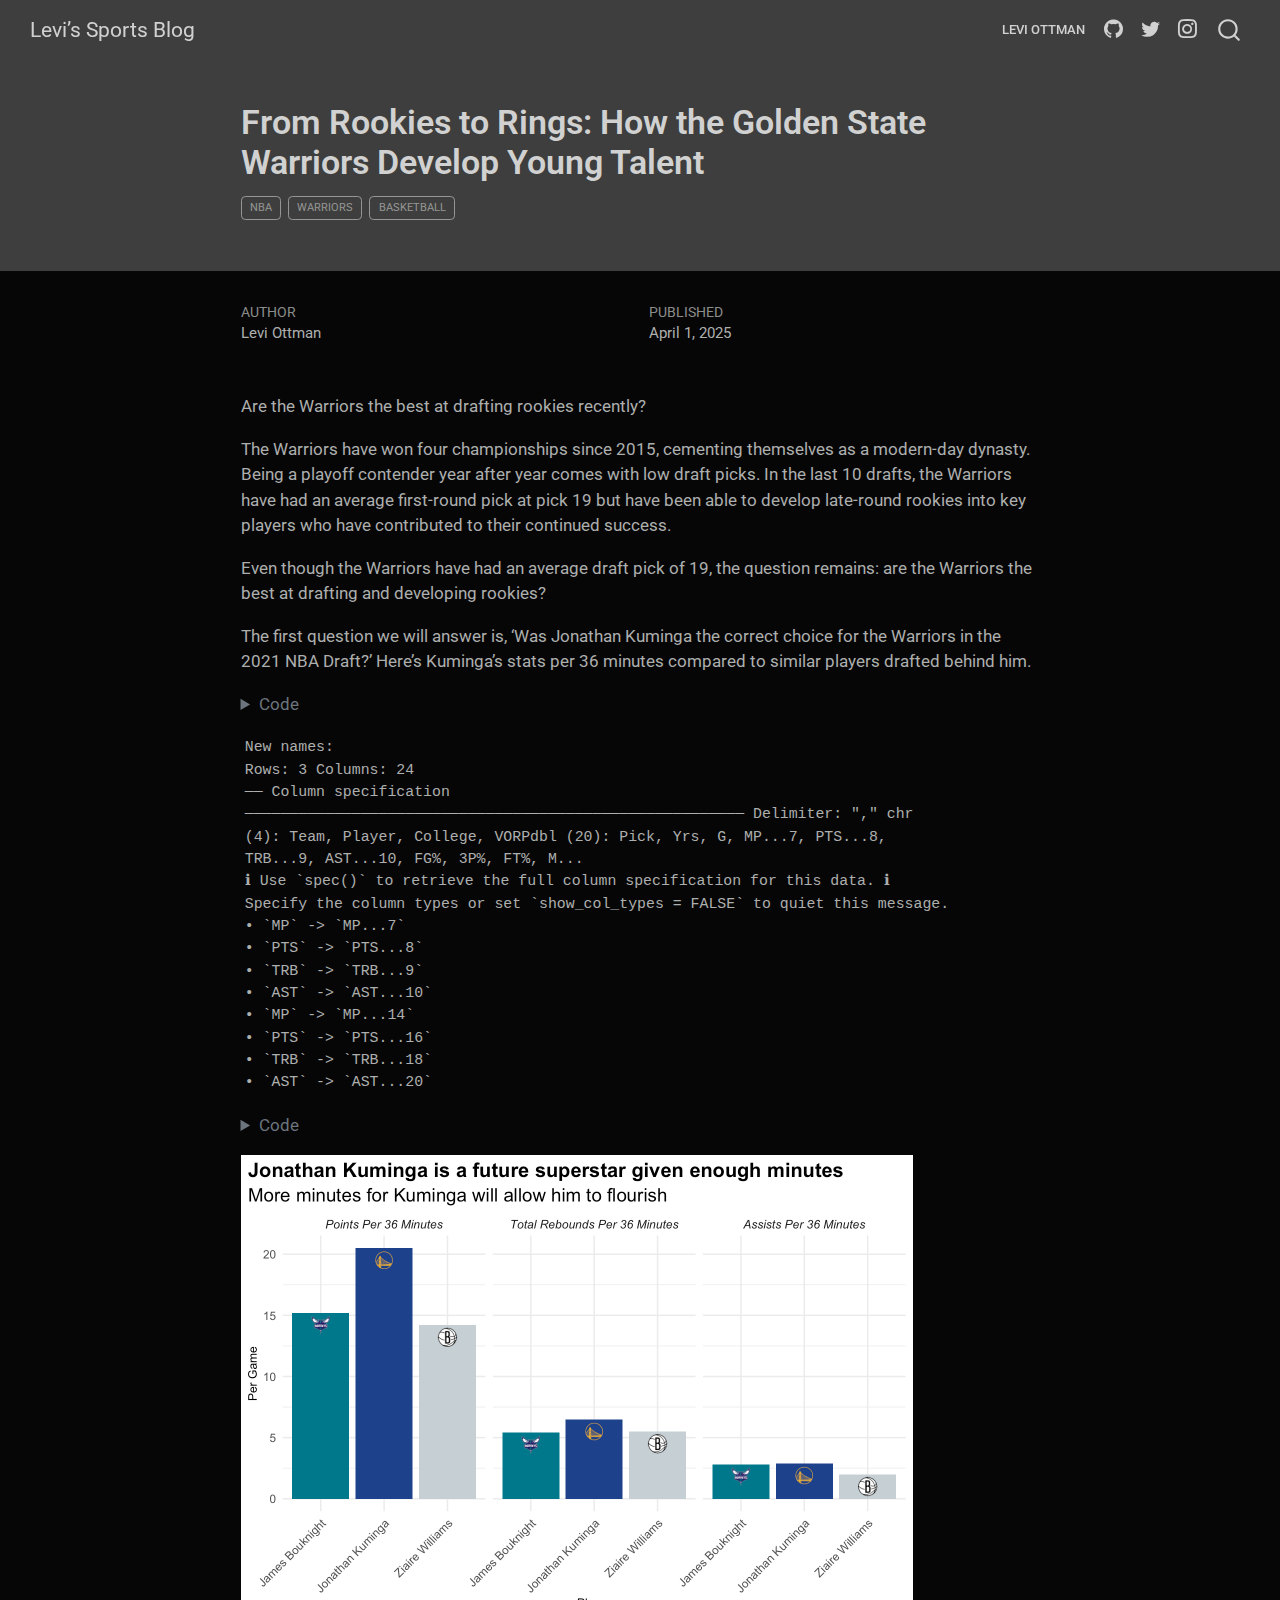
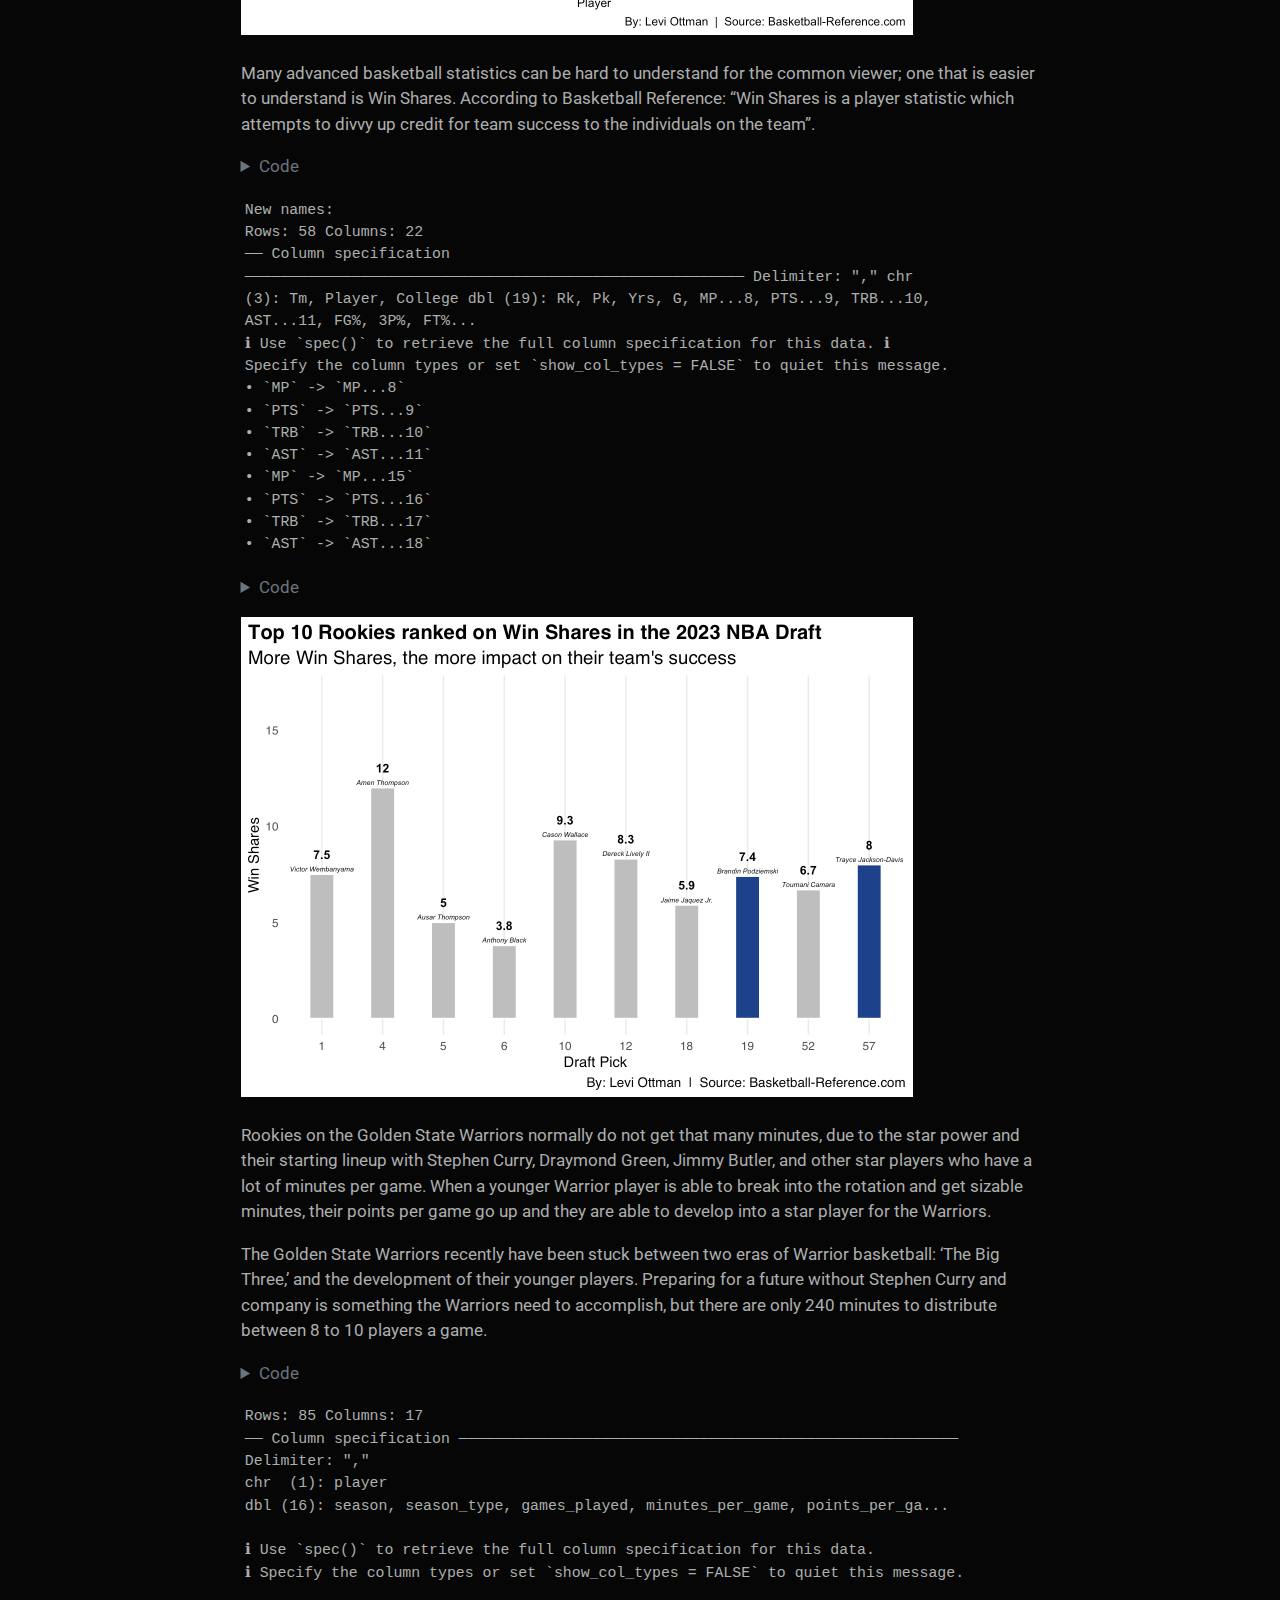
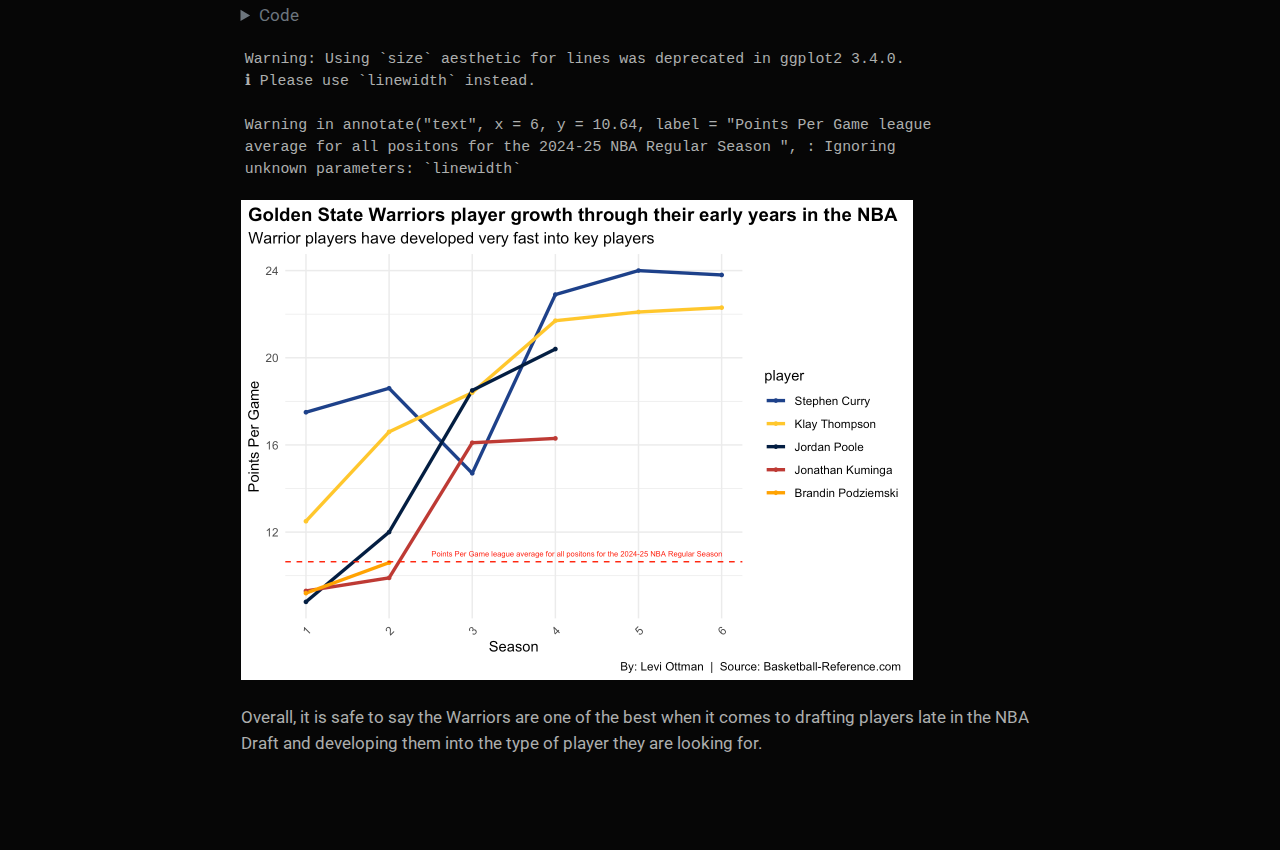
<file: posts/warriors-nba-draft/index.html>
<!DOCTYPE html>
<html xmlns="http://www.w3.org/1999/xhtml" lang="en" xml:lang="en"><head>

<meta charset="utf-8">
<meta name="generator" content="quarto-1.6.42">

<meta name="viewport" content="width=device-width, initial-scale=1.0, user-scalable=yes">

<meta name="author" content="Levi Ottman">
<meta name="dcterms.date" content="2025-04-01">

<title>From Rookies to Rings: How the Golden State Warriors Develop Young Talent – Levi’s Sports Blog</title>
<style>
code{white-space: pre-wrap;}
span.smallcaps{font-variant: small-caps;}
div.columns{display: flex; gap: min(4vw, 1.5em);}
div.column{flex: auto; overflow-x: auto;}
div.hanging-indent{margin-left: 1.5em; text-indent: -1.5em;}
ul.task-list{list-style: none;}
ul.task-list li input[type="checkbox"] {
  width: 0.8em;
  margin: 0 0.8em 0.2em -1em; /* quarto-specific, see https://github.com/quarto-dev/quarto-cli/issues/4556 */ 
  vertical-align: middle;
}
/* CSS for syntax highlighting */
pre > code.sourceCode { white-space: pre; position: relative; }
pre > code.sourceCode > span { line-height: 1.25; }
pre > code.sourceCode > span:empty { height: 1.2em; }
.sourceCode { overflow: visible; }
code.sourceCode > span { color: inherit; text-decoration: inherit; }
div.sourceCode { margin: 1em 0; }
pre.sourceCode { margin: 0; }
@media screen {
div.sourceCode { overflow: auto; }
}
@media print {
pre > code.sourceCode { white-space: pre-wrap; }
pre > code.sourceCode > span { display: inline-block; text-indent: -5em; padding-left: 5em; }
}
pre.numberSource code
  { counter-reset: source-line 0; }
pre.numberSource code > span
  { position: relative; left: -4em; counter-increment: source-line; }
pre.numberSource code > span > a:first-child::before
  { content: counter(source-line);
    position: relative; left: -1em; text-align: right; vertical-align: baseline;
    border: none; display: inline-block;
    -webkit-touch-callout: none; -webkit-user-select: none;
    -khtml-user-select: none; -moz-user-select: none;
    -ms-user-select: none; user-select: none;
    padding: 0 4px; width: 4em;
  }
pre.numberSource { margin-left: 3em;  padding-left: 4px; }
div.sourceCode
  {   }
@media screen {
pre > code.sourceCode > span > a:first-child::before { text-decoration: underline; }
}
</style>


<script src="../../site_libs/quarto-nav/quarto-nav.js"></script>
<script src="../../site_libs/quarto-nav/headroom.min.js"></script>
<script src="../../site_libs/clipboard/clipboard.min.js"></script>
<script src="../../site_libs/quarto-search/autocomplete.umd.js"></script>
<script src="../../site_libs/quarto-search/fuse.min.js"></script>
<script src="../../site_libs/quarto-search/quarto-search.js"></script>
<meta name="quarto:offset" content="../../">
<script src="../../site_libs/quarto-html/quarto.js"></script>
<script src="../../site_libs/quarto-html/popper.min.js"></script>
<script src="../../site_libs/quarto-html/tippy.umd.min.js"></script>
<script src="../../site_libs/quarto-html/anchor.min.js"></script>
<link href="../../site_libs/quarto-html/tippy.css" rel="stylesheet">
<link href="../../site_libs/quarto-html/quarto-syntax-highlighting-dark-b53751a350365c71b6c909e95f209ed1.css" rel="stylesheet" id="quarto-text-highlighting-styles">
<script src="../../site_libs/bootstrap/bootstrap.min.js"></script>
<link href="../../site_libs/bootstrap/bootstrap-icons.css" rel="stylesheet">
<link href="../../site_libs/bootstrap/bootstrap-3cbb8460ffae52b8002ba752521ec7f5.min.css" rel="stylesheet" append-hash="true" id="quarto-bootstrap" data-mode="dark">
<script id="quarto-search-options" type="application/json">{
  "location": "navbar",
  "copy-button": false,
  "collapse-after": 3,
  "panel-placement": "end",
  "type": "overlay",
  "limit": 50,
  "keyboard-shortcut": [
    "f",
    "/",
    "s"
  ],
  "show-item-context": false,
  "language": {
    "search-no-results-text": "No results",
    "search-matching-documents-text": "matching documents",
    "search-copy-link-title": "Copy link to search",
    "search-hide-matches-text": "Hide additional matches",
    "search-more-match-text": "more match in this document",
    "search-more-matches-text": "more matches in this document",
    "search-clear-button-title": "Clear",
    "search-text-placeholder": "",
    "search-detached-cancel-button-title": "Cancel",
    "search-submit-button-title": "Submit",
    "search-label": "Search"
  }
}</script>


<link rel="stylesheet" href="../../styles.css">
</head>

<body class="nav-fixed fullcontent">

<div id="quarto-search-results"></div>
  <header id="quarto-header" class="headroom fixed-top quarto-banner">
    <nav class="navbar navbar-expand-lg " data-bs-theme="dark">
      <div class="navbar-container container-fluid">
      <div class="navbar-brand-container mx-auto">
    <a class="navbar-brand" href="../../index.html">
    <span class="navbar-title">Levi’s Sports Blog</span>
    </a>
  </div>
            <div id="quarto-search" class="" title="Search"></div>
          <button class="navbar-toggler" type="button" data-bs-toggle="collapse" data-bs-target="#navbarCollapse" aria-controls="navbarCollapse" role="menu" aria-expanded="false" aria-label="Toggle navigation" onclick="if (window.quartoToggleHeadroom) { window.quartoToggleHeadroom(); }">
  <span class="navbar-toggler-icon"></span>
</button>
          <div class="collapse navbar-collapse" id="navbarCollapse">
            <ul class="navbar-nav navbar-nav-scroll ms-auto">
  <li class="nav-item">
    <a class="nav-link" href="../../about.html"> 
<span class="menu-text">Levi Ottman</span></a>
  </li>  
  <li class="nav-item compact">
    <a class="nav-link" href="https://github.com/leviottman"> <i class="bi bi-github" role="img">
</i> 
<span class="menu-text"></span></a>
  </li>  
  <li class="nav-item compact">
    <a class="nav-link" href="https://twitter.com/leviottmanphoto"> <i class="bi bi-twitter" role="img">
</i> 
<span class="menu-text"></span></a>
  </li>  
  <li class="nav-item compact">
    <a class="nav-link" href="https://instagram.com/leviottmanphoto"> <i class="bi bi-instagram" role="img">
</i> 
<span class="menu-text"></span></a>
  </li>  
</ul>
          </div> <!-- /navcollapse -->
            <div class="quarto-navbar-tools">
</div>
      </div> <!-- /container-fluid -->
    </nav>
</header>
<!-- content -->
<header id="title-block-header" class="quarto-title-block default page-columns page-full">
  <div class="quarto-title-banner page-columns page-full">
    <div class="quarto-title column-body">
      <h1 class="title">From Rookies to Rings: How the Golden State Warriors Develop Young Talent</h1>
                                <div class="quarto-categories">
                <div class="quarto-category">nba</div>
                <div class="quarto-category">warriors</div>
                <div class="quarto-category">basketball</div>
              </div>
                  </div>
  </div>
    
  
  <div class="quarto-title-meta">

      <div>
      <div class="quarto-title-meta-heading">Author</div>
      <div class="quarto-title-meta-contents">
               <p>Levi Ottman </p>
            </div>
    </div>
      
      <div>
      <div class="quarto-title-meta-heading">Published</div>
      <div class="quarto-title-meta-contents">
        <p class="date">April 1, 2025</p>
      </div>
    </div>
    
      
    </div>
    
  
  </header><div id="quarto-content" class="quarto-container page-columns page-rows-contents page-layout-article page-navbar">
<!-- sidebar -->
<!-- margin-sidebar -->
    
<!-- main -->
<main class="content quarto-banner-title-block" id="quarto-document-content">





<p>Are the Warriors the best at drafting rookies recently?</p>
<p>The Warriors have won four championships since 2015, cementing themselves as a modern-day dynasty. Being a playoff contender year after year comes with low draft picks. In the last 10 drafts, the Warriors have had an average first-round pick at pick 19 but have been able to develop late-round rookies into key players who have contributed to their continued success.</p>
<p>Even though the Warriors have had an average draft pick of 19, the question remains: are the Warriors the best at drafting and developing rookies?</p>
<p>The first question we will answer is, ‘Was Jonathan Kuminga the correct choice for the Warriors in the 2021 NBA Draft?’ Here’s Kuminga’s stats per 36 minutes compared to similar players drafted behind him.</p>
<div class="cell">
<details class="code-fold">
<summary>Code</summary>
<div class="sourceCode cell-code" id="cb1"><pre class="sourceCode r code-with-copy"><code class="sourceCode r"><span id="cb1-1"><a href="#cb1-1" aria-hidden="true" tabindex="-1"></a>Kuminga_Stat_Chart <span class="ot">&lt;-</span> <span class="fu">read_csv</span>(<span class="st">"/Users/leviottman/Desktop/School/Office Documents/Spring 2025/Sports Data Analysis/Major Assignment/sportsBlog/posts/warriors-nba-draft/data/2021_Draft_Kuminga.csv"</span>)</span></code><button title="Copy to Clipboard" class="code-copy-button"><i class="bi"></i></button></pre></div>
</details>
<div class="cell-output cell-output-stderr">
<pre><code>New names:
Rows: 3 Columns: 24
── Column specification
──────────────────────────────────────────────────────── Delimiter: "," chr
(4): Team, Player, College, VORPdbl (20): Pick, Yrs, G, MP...7, PTS...8,
TRB...9, AST...10, FG%, 3P%, FT%, M...
ℹ Use `spec()` to retrieve the full column specification for this data. ℹ
Specify the column types or set `show_col_types = FALSE` to quiet this message.
• `MP` -&gt; `MP...7`
• `PTS` -&gt; `PTS...8`
• `TRB` -&gt; `TRB...9`
• `AST` -&gt; `AST...10`
• `MP` -&gt; `MP...14`
• `PTS` -&gt; `PTS...16`
• `TRB` -&gt; `TRB...18`
• `AST` -&gt; `AST...20`</code></pre>
</div>
<details class="code-fold">
<summary>Code</summary>
<div class="sourceCode cell-code" id="cb3"><pre class="sourceCode r code-with-copy"><code class="sourceCode r"><span id="cb3-1"><a href="#cb3-1" aria-hidden="true" tabindex="-1"></a>Kuminga_Stat_Chart_long <span class="ot">&lt;-</span> Kuminga_Stat_Chart <span class="sc">|&gt;</span></span>
<span id="cb3-2"><a href="#cb3-2" aria-hidden="true" tabindex="-1"></a>   <span class="fu">select</span>(Player, PTSper36, TRBper36, ASTper36) <span class="sc">|&gt;</span></span>
<span id="cb3-3"><a href="#cb3-3" aria-hidden="true" tabindex="-1"></a>  <span class="fu">pivot_longer</span>(<span class="at">cols =</span> <span class="fu">c</span>(PTSper36, TRBper36, ASTper36), <span class="at">names_to =</span> <span class="st">"Stat"</span>, <span class="at">values_to =</span> <span class="st">"Value"</span>) <span class="sc">|&gt;</span></span>
<span id="cb3-4"><a href="#cb3-4" aria-hidden="true" tabindex="-1"></a>  <span class="fu">mutate</span>(</span>
<span id="cb3-5"><a href="#cb3-5" aria-hidden="true" tabindex="-1"></a>    <span class="at">Image =</span> <span class="fu">case_when</span>(</span>
<span id="cb3-6"><a href="#cb3-6" aria-hidden="true" tabindex="-1"></a>      Player <span class="sc">==</span> <span class="st">"Jonathan Kuminga"</span> <span class="sc">~</span> <span class="st">"data/Warriors.png"</span>,</span>
<span id="cb3-7"><a href="#cb3-7" aria-hidden="true" tabindex="-1"></a>      Player <span class="sc">==</span> <span class="st">"James Bouknight"</span> <span class="sc">~</span> <span class="st">"data/hornets.png"</span>,</span>
<span id="cb3-8"><a href="#cb3-8" aria-hidden="true" tabindex="-1"></a>      Player <span class="sc">==</span> <span class="st">"Ziaire Williams"</span> <span class="sc">~</span> <span class="st">"data/nets.png"</span></span>
<span id="cb3-9"><a href="#cb3-9" aria-hidden="true" tabindex="-1"></a>    ),</span>
<span id="cb3-10"><a href="#cb3-10" aria-hidden="true" tabindex="-1"></a>    <span class="at">Stat =</span> <span class="fu">factor</span>(Stat, <span class="at">levels =</span> <span class="fu">c</span>(<span class="st">"PTSper36"</span>, <span class="st">"TRBper36"</span>, <span class="st">"ASTper36"</span>)),</span>
<span id="cb3-11"><a href="#cb3-11" aria-hidden="true" tabindex="-1"></a>    <span class="at">Stat =</span> <span class="fu">recode</span>(Stat, </span>
<span id="cb3-12"><a href="#cb3-12" aria-hidden="true" tabindex="-1"></a>                  <span class="st">"PTSper36"</span> <span class="ot">=</span> <span class="st">"Points Per 36 Minutes"</span>, </span>
<span id="cb3-13"><a href="#cb3-13" aria-hidden="true" tabindex="-1"></a>                  <span class="st">"TRBper36"</span> <span class="ot">=</span> <span class="st">"Total Rebounds Per 36 Minutes"</span>, </span>
<span id="cb3-14"><a href="#cb3-14" aria-hidden="true" tabindex="-1"></a>                  <span class="st">"ASTper36"</span> <span class="ot">=</span> <span class="st">"Assists Per 36 Minutes"</span>),</span>
<span id="cb3-15"><a href="#cb3-15" aria-hidden="true" tabindex="-1"></a>    <span class="at">Color =</span> <span class="fu">case_when</span>(</span>
<span id="cb3-16"><a href="#cb3-16" aria-hidden="true" tabindex="-1"></a>      Player <span class="sc">==</span> <span class="st">"Jonathan Kuminga"</span> <span class="sc">&amp;</span> Stat <span class="sc">==</span> <span class="st">"Points Per 36 Minutes"</span> <span class="sc">~</span> <span class="st">"#1D428A"</span>,</span>
<span id="cb3-17"><a href="#cb3-17" aria-hidden="true" tabindex="-1"></a>      Player <span class="sc">==</span> <span class="st">"Jonathan Kuminga"</span> <span class="sc">&amp;</span> Stat <span class="sc">==</span> <span class="st">"Total Rebounds Per 36 Minutes"</span> <span class="sc">~</span> <span class="st">"#1D428A"</span>,</span>
<span id="cb3-18"><a href="#cb3-18" aria-hidden="true" tabindex="-1"></a>      Player <span class="sc">==</span> <span class="st">"Jonathan Kuminga"</span> <span class="sc">&amp;</span> Stat <span class="sc">==</span> <span class="st">"Assists Per 36 Minutes"</span> <span class="sc">~</span> <span class="st">"#1D428A"</span>, </span>
<span id="cb3-19"><a href="#cb3-19" aria-hidden="true" tabindex="-1"></a>      Player <span class="sc">==</span> <span class="st">"James Bouknight"</span> <span class="sc">&amp;</span> Stat <span class="sc">==</span> <span class="st">"Points Per 36 Minutes"</span> <span class="sc">~</span> <span class="st">"#00788C"</span>,</span>
<span id="cb3-20"><a href="#cb3-20" aria-hidden="true" tabindex="-1"></a>      Player <span class="sc">==</span> <span class="st">"James Bouknight"</span> <span class="sc">&amp;</span> Stat <span class="sc">==</span> <span class="st">"Total Rebounds Per 36 Minutes"</span> <span class="sc">~</span> <span class="st">"#00788C"</span>,</span>
<span id="cb3-21"><a href="#cb3-21" aria-hidden="true" tabindex="-1"></a>      Player <span class="sc">==</span> <span class="st">"James Bouknight"</span> <span class="sc">&amp;</span> Stat <span class="sc">==</span> <span class="st">"Assists Per 36 Minutes"</span> <span class="sc">~</span> <span class="st">"#00788C"</span>, </span>
<span id="cb3-22"><a href="#cb3-22" aria-hidden="true" tabindex="-1"></a>      Player <span class="sc">==</span> <span class="st">"Ziaire Williams"</span> <span class="sc">&amp;</span> Stat <span class="sc">==</span> <span class="st">"Points Per 36 Minutes"</span> <span class="sc">~</span> <span class="st">"#C6CFD4"</span>,</span>
<span id="cb3-23"><a href="#cb3-23" aria-hidden="true" tabindex="-1"></a>      Player <span class="sc">==</span> <span class="st">"Ziaire Williams"</span> <span class="sc">&amp;</span> Stat <span class="sc">==</span> <span class="st">"Total Rebounds Per 36 Minutes"</span> <span class="sc">~</span> <span class="st">"#C6CFD4"</span>,</span>
<span id="cb3-24"><a href="#cb3-24" aria-hidden="true" tabindex="-1"></a>      Player <span class="sc">==</span> <span class="st">"Ziaire Williams"</span> <span class="sc">&amp;</span> Stat <span class="sc">==</span> <span class="st">"Assists Per 36 Minutes"</span> <span class="sc">~</span> <span class="st">"#C6CFD4"</span>,</span>
<span id="cb3-25"><a href="#cb3-25" aria-hidden="true" tabindex="-1"></a>))</span>
<span id="cb3-26"><a href="#cb3-26" aria-hidden="true" tabindex="-1"></a></span>
<span id="cb3-27"><a href="#cb3-27" aria-hidden="true" tabindex="-1"></a></span>
<span id="cb3-28"><a href="#cb3-28" aria-hidden="true" tabindex="-1"></a><span class="fu">ggplot</span>(Kuminga_Stat_Chart_long, <span class="fu">aes</span>(<span class="at">x =</span> Player, <span class="at">y =</span> Value, <span class="at">fill =</span> Color, <span class="at">image =</span> Image)) <span class="sc">+</span></span>
<span id="cb3-29"><a href="#cb3-29" aria-hidden="true" tabindex="-1"></a>  <span class="fu">geom_bar</span>(<span class="at">stat =</span> <span class="st">"identity"</span>, <span class="at">position =</span> <span class="st">"dodge"</span>) <span class="sc">+</span></span>
<span id="cb3-30"><a href="#cb3-30" aria-hidden="true" tabindex="-1"></a>  <span class="fu">geom_image</span>(</span>
<span id="cb3-31"><a href="#cb3-31" aria-hidden="true" tabindex="-1"></a>    <span class="fu">aes</span>(<span class="at">image =</span> Image, <span class="at">y =</span> Value <span class="sc">-</span> <span class="dv">1</span>),</span>
<span id="cb3-32"><a href="#cb3-32" aria-hidden="true" tabindex="-1"></a>    <span class="at">position =</span> <span class="fu">position_dodge</span>(<span class="at">width =</span> <span class="dv">1</span>),</span>
<span id="cb3-33"><a href="#cb3-33" aria-hidden="true" tabindex="-1"></a>    <span class="at">size =</span> <span class="fl">0.07</span></span>
<span id="cb3-34"><a href="#cb3-34" aria-hidden="true" tabindex="-1"></a>  ) <span class="sc">+</span></span>
<span id="cb3-35"><a href="#cb3-35" aria-hidden="true" tabindex="-1"></a>  <span class="fu">labs</span>(</span>
<span id="cb3-36"><a href="#cb3-36" aria-hidden="true" tabindex="-1"></a>    <span class="at">x =</span> <span class="st">"Player"</span>, </span>
<span id="cb3-37"><a href="#cb3-37" aria-hidden="true" tabindex="-1"></a>    <span class="at">y =</span> <span class="st">"Per Game"</span>,</span>
<span id="cb3-38"><a href="#cb3-38" aria-hidden="true" tabindex="-1"></a>    <span class="at">title =</span> <span class="fu">str_wrap</span>(<span class="st">"Jonathan Kuminga is a future superstar given enough minutes"</span>, <span class="at">width =</span> <span class="dv">63</span>),</span>
<span id="cb3-39"><a href="#cb3-39" aria-hidden="true" tabindex="-1"></a>    <span class="at">subtitle =</span> <span class="fu">str_wrap</span>(<span class="st">"More minutes for Kuminga will allow him to flourish"</span>),</span>
<span id="cb3-40"><a href="#cb3-40" aria-hidden="true" tabindex="-1"></a>    <span class="at">caption =</span> <span class="st">"By: Levi Ottman  |  Source: Basketball-Reference.com"</span></span>
<span id="cb3-41"><a href="#cb3-41" aria-hidden="true" tabindex="-1"></a>  ) <span class="sc">+</span></span>
<span id="cb3-42"><a href="#cb3-42" aria-hidden="true" tabindex="-1"></a> <span class="fu">theme_minimal</span>() <span class="sc">+</span></span>
<span id="cb3-43"><a href="#cb3-43" aria-hidden="true" tabindex="-1"></a>  <span class="fu">theme</span>(</span>
<span id="cb3-44"><a href="#cb3-44" aria-hidden="true" tabindex="-1"></a>    <span class="at">plot.title =</span> <span class="fu">element_text</span>(<span class="at">color =</span> <span class="st">"black"</span>, <span class="at">face =</span> <span class="st">"bold"</span>, <span class="at">hjust =</span> <span class="dv">0</span>, <span class="at">size =</span> <span class="dv">15</span>),</span>
<span id="cb3-45"><a href="#cb3-45" aria-hidden="true" tabindex="-1"></a>    <span class="at">plot.subtitle =</span> <span class="fu">element_text</span>(<span class="at">color =</span> <span class="st">"black"</span>, <span class="at">hjust =</span> <span class="dv">0</span>, <span class="at">size =</span> <span class="dv">14</span>),</span>
<span id="cb3-46"><a href="#cb3-46" aria-hidden="true" tabindex="-1"></a>    <span class="at">axis.title.x =</span> <span class="fu">element_text</span>(<span class="at">size =</span> <span class="dv">9</span>),</span>
<span id="cb3-47"><a href="#cb3-47" aria-hidden="true" tabindex="-1"></a>    <span class="at">axis.title.y =</span> <span class="fu">element_text</span>(<span class="at">size =</span> <span class="dv">9</span>),</span>
<span id="cb3-48"><a href="#cb3-48" aria-hidden="true" tabindex="-1"></a>    <span class="at">axis.text.x =</span> <span class="fu">element_text</span>(<span class="at">angle =</span> <span class="dv">45</span>, <span class="at">hjust =</span> <span class="dv">1</span>),</span>
<span id="cb3-49"><a href="#cb3-49" aria-hidden="true" tabindex="-1"></a>    <span class="at">plot.title.position =</span> <span class="st">"plot"</span>,</span>
<span id="cb3-50"><a href="#cb3-50" aria-hidden="true" tabindex="-1"></a>    <span class="at">strip.text =</span> <span class="fu">element_text</span>(<span class="at">size =</span> <span class="dv">9</span>, <span class="at">face =</span> <span class="st">"italic"</span>),</span>
<span id="cb3-51"><a href="#cb3-51" aria-hidden="true" tabindex="-1"></a>) <span class="sc">+</span></span>
<span id="cb3-52"><a href="#cb3-52" aria-hidden="true" tabindex="-1"></a>  <span class="fu">scale_fill_identity</span>() <span class="sc">+</span></span>
<span id="cb3-53"><a href="#cb3-53" aria-hidden="true" tabindex="-1"></a>  <span class="fu">facet_wrap</span>(<span class="sc">~</span> Stat, <span class="at">scales =</span> <span class="st">"fixed"</span>)</span></code><button title="Copy to Clipboard" class="code-copy-button"><i class="bi"></i></button></pre></div>
</details>
<div class="cell-output-display">
<div>
<figure class="figure">
<p><img src="index_files/figure-html/unnamed-chunk-2-1.png" class="img-fluid figure-img" width="672"></p>
</figure>
</div>
</div>
</div>
<p>Many advanced basketball statistics can be hard to understand for the common viewer; one that is easier to understand is Win Shares. According to Basketball Reference: “Win Shares is a player statistic which attempts to divvy up credit for team success to the individuals on the team”.</p>
<div class="cell">
<details class="code-fold">
<summary>Code</summary>
<div class="sourceCode cell-code" id="cb4"><pre class="sourceCode r code-with-copy"><code class="sourceCode r"><span id="cb4-1"><a href="#cb4-1" aria-hidden="true" tabindex="-1"></a>NBA2023Draft <span class="ot">&lt;-</span> <span class="fu">read_csv</span>(<span class="st">"/Users/leviottman/Desktop/School/Office Documents/Spring 2025/Sports Data Analysis/Major Assignment/sportsBlog/posts/warriors-nba-draft/data/NBA2023Draft.csv"</span>)</span></code><button title="Copy to Clipboard" class="code-copy-button"><i class="bi"></i></button></pre></div>
</details>
<div class="cell-output cell-output-stderr">
<pre><code>New names:
Rows: 58 Columns: 22
── Column specification
──────────────────────────────────────────────────────── Delimiter: "," chr
(3): Tm, Player, College dbl (19): Rk, Pk, Yrs, G, MP...8, PTS...9, TRB...10,
AST...11, FG%, 3P%, FT%...
ℹ Use `spec()` to retrieve the full column specification for this data. ℹ
Specify the column types or set `show_col_types = FALSE` to quiet this message.
• `MP` -&gt; `MP...8`
• `PTS` -&gt; `PTS...9`
• `TRB` -&gt; `TRB...10`
• `AST` -&gt; `AST...11`
• `MP` -&gt; `MP...15`
• `PTS` -&gt; `PTS...16`
• `TRB` -&gt; `TRB...17`
• `AST` -&gt; `AST...18`</code></pre>
</div>
<details class="code-fold">
<summary>Code</summary>
<div class="sourceCode cell-code" id="cb6"><pre class="sourceCode r code-with-copy"><code class="sourceCode r"><span id="cb6-1"><a href="#cb6-1" aria-hidden="true" tabindex="-1"></a><span class="fu">ggplot</span>(NBA2023Draft <span class="sc">|&gt;</span></span>
<span id="cb6-2"><a href="#cb6-2" aria-hidden="true" tabindex="-1"></a>  <span class="fu">mutate</span>(<span class="at">Highlight =</span> <span class="fu">ifelse</span>(Pk <span class="sc">==</span> <span class="dv">19</span> <span class="sc">|</span> Pk <span class="sc">==</span> <span class="dv">57</span>, <span class="st">"Warriors"</span>, <span class="st">"Non-Warriors"</span>)) <span class="sc">|&gt;</span></span>
<span id="cb6-3"><a href="#cb6-3" aria-hidden="true" tabindex="-1"></a>  <span class="fu">arrange</span>(<span class="fu">desc</span>(WS)) <span class="sc">|&gt;</span></span>
<span id="cb6-4"><a href="#cb6-4" aria-hidden="true" tabindex="-1"></a>  <span class="fu">head</span>(<span class="dv">10</span>), <span class="fu">aes</span>(<span class="at">x =</span> WS, <span class="at">y =</span> <span class="fu">factor</span>(Pk))) <span class="sc">+</span></span>
<span id="cb6-5"><a href="#cb6-5" aria-hidden="true" tabindex="-1"></a>  <span class="fu">geom_col</span>(<span class="fu">aes</span>(<span class="at">fill =</span> Highlight), <span class="at">color =</span> <span class="st">"white"</span>, <span class="at">width =</span> <span class="fl">0.4</span>) <span class="sc">+</span></span>
<span id="cb6-6"><a href="#cb6-6" aria-hidden="true" tabindex="-1"></a>  <span class="fu">geom_text</span>(<span class="fu">aes</span>(<span class="at">label =</span> <span class="fu">round</span>(WS, <span class="dv">2</span>)), <span class="at">vjust =</span> <span class="sc">-</span><span class="fl">1.8</span>, <span class="at">color =</span> <span class="st">"black"</span>, <span class="at">size =</span> <span class="fl">3.2</span>, <span class="at">fontface =</span> <span class="st">"bold"</span>) <span class="sc">+</span></span>
<span id="cb6-7"><a href="#cb6-7" aria-hidden="true" tabindex="-1"></a>  <span class="fu">geom_text</span>(<span class="fu">aes</span>(<span class="at">label =</span> Player), <span class="at">vjust =</span> <span class="sc">-</span><span class="fl">0.6</span>, <span class="at">color =</span> <span class="st">"black"</span>, <span class="at">size =</span> <span class="fl">1.82</span>, <span class="at">fontface =</span> <span class="st">"italic"</span>) <span class="sc">+</span></span>
<span id="cb6-8"><a href="#cb6-8" aria-hidden="true" tabindex="-1"></a>  <span class="fu">labs</span>(</span>
<span id="cb6-9"><a href="#cb6-9" aria-hidden="true" tabindex="-1"></a>    <span class="at">title =</span> <span class="st">"Top 10 Rookies ranked on Win Shares in the 2023 NBA Draft"</span>,</span>
<span id="cb6-10"><a href="#cb6-10" aria-hidden="true" tabindex="-1"></a>    <span class="at">subtitle =</span> <span class="st">"More Win Shares, the more impact on their team's success"</span>,</span>
<span id="cb6-11"><a href="#cb6-11" aria-hidden="true" tabindex="-1"></a>    <span class="at">x =</span> <span class="st">"Win Shares"</span>,</span>
<span id="cb6-12"><a href="#cb6-12" aria-hidden="true" tabindex="-1"></a>    <span class="at">y =</span> <span class="st">"Draft Pick"</span>,</span>
<span id="cb6-13"><a href="#cb6-13" aria-hidden="true" tabindex="-1"></a>    <span class="at">caption =</span> <span class="st">"By: Levi Ottman  |  Source: Basketball-Reference.com"</span></span>
<span id="cb6-14"><a href="#cb6-14" aria-hidden="true" tabindex="-1"></a>  ) <span class="sc">+</span></span>
<span id="cb6-15"><a href="#cb6-15" aria-hidden="true" tabindex="-1"></a>  <span class="fu">scale_fill_manual</span>(<span class="at">values =</span> <span class="fu">c</span>(<span class="st">"Warriors"</span> <span class="ot">=</span> <span class="st">"#1D428A"</span>, <span class="st">"Non-Warriors"</span> <span class="ot">=</span> <span class="st">"gray"</span>)) <span class="sc">+</span></span>
<span id="cb6-16"><a href="#cb6-16" aria-hidden="true" tabindex="-1"></a>  <span class="fu">theme_minimal</span>(<span class="at">base_family =</span> <span class="st">"sans"</span>) <span class="sc">+</span></span>
<span id="cb6-17"><a href="#cb6-17" aria-hidden="true" tabindex="-1"></a>  <span class="fu">theme</span>(</span>
<span id="cb6-18"><a href="#cb6-18" aria-hidden="true" tabindex="-1"></a>    <span class="at">plot.title =</span> <span class="fu">element_text</span>(<span class="at">color =</span> <span class="st">"black"</span>, <span class="at">face =</span> <span class="st">"bold"</span>, <span class="at">hjust =</span> <span class="dv">0</span>, <span class="at">size =</span> <span class="dv">15</span>),</span>
<span id="cb6-19"><a href="#cb6-19" aria-hidden="true" tabindex="-1"></a>    <span class="at">plot.subtitle =</span> <span class="fu">element_text</span>(<span class="at">color =</span> <span class="st">"black"</span>, <span class="at">hjust =</span> <span class="dv">0</span>, <span class="at">size =</span> <span class="dv">14</span>),</span>
<span id="cb6-20"><a href="#cb6-20" aria-hidden="true" tabindex="-1"></a>    <span class="at">legend.position =</span> <span class="st">"none"</span>,</span>
<span id="cb6-21"><a href="#cb6-21" aria-hidden="true" tabindex="-1"></a>    <span class="at">plot.caption =</span> <span class="fu">element_text</span>(<span class="at">hjust =</span> <span class="dv">1</span>, <span class="at">size =</span> <span class="dv">10</span>, <span class="at">face =</span> <span class="st">"plain"</span>),</span>
<span id="cb6-22"><a href="#cb6-22" aria-hidden="true" tabindex="-1"></a>    <span class="at">panel.grid.major.y =</span> <span class="fu">element_blank</span>(),</span>
<span id="cb6-23"><a href="#cb6-23" aria-hidden="true" tabindex="-1"></a>    <span class="at">panel.grid.minor.y =</span> <span class="fu">element_blank</span>(),</span>
<span id="cb6-24"><a href="#cb6-24" aria-hidden="true" tabindex="-1"></a>    <span class="at">plot.title.position =</span> <span class="st">"plot"</span>,</span>
<span id="cb6-25"><a href="#cb6-25" aria-hidden="true" tabindex="-1"></a>  ) <span class="sc">+</span></span>
<span id="cb6-26"><a href="#cb6-26" aria-hidden="true" tabindex="-1"></a>  <span class="fu">xlim</span>(<span class="dv">0</span>, <span class="dv">17</span>) <span class="sc">+</span></span>
<span id="cb6-27"><a href="#cb6-27" aria-hidden="true" tabindex="-1"></a>  <span class="fu">coord_flip</span>()</span></code><button title="Copy to Clipboard" class="code-copy-button"><i class="bi"></i></button></pre></div>
</details>
<div class="cell-output-display">
<div>
<figure class="figure">
<p><img src="index_files/figure-html/unnamed-chunk-5-1.png" class="img-fluid figure-img" width="672"></p>
</figure>
</div>
</div>
</div>
<p>Rookies on the Golden State Warriors normally do not get that many minutes, due to the star power and their starting lineup with Stephen Curry, Draymond Green, Jimmy Butler, and other star players who have a lot of minutes per game. When a younger Warrior player is able to break into the rotation and get sizable minutes, their points per game go up and they are able to develop into a star player for the Warriors.</p>
<p>The Golden State Warriors recently have been stuck between two eras of Warrior basketball: ‘The Big Three,’ and the development of their younger players. Preparing for a future without Stephen Curry and company is something the Warriors need to accomplish, but there are only 240 minutes to distribute between 8 to 10 players a game.</p>
<div class="cell">
<details class="code-fold">
<summary>Code</summary>
<div class="sourceCode cell-code" id="cb7"><pre class="sourceCode r code-with-copy"><code class="sourceCode r"><span id="cb7-1"><a href="#cb7-1" aria-hidden="true" tabindex="-1"></a>GSWstats <span class="ot">&lt;-</span> <span class="fu">read_csv</span>(<span class="st">"/Users/leviottman/Desktop/School/Office Documents/Spring 2025/Sports Data Analysis/Major Assignment/sportsBlog/posts/warriors-nba-draft/data/leviottmanproject.csv"</span>)</span></code><button title="Copy to Clipboard" class="code-copy-button"><i class="bi"></i></button></pre></div>
</details>
<div class="cell-output cell-output-stderr">
<pre><code>Rows: 85 Columns: 17
── Column specification ────────────────────────────────────────────────────────
Delimiter: ","
chr  (1): player
dbl (16): season, season_type, games_played, minutes_per_game, points_per_ga...

ℹ Use `spec()` to retrieve the full column specification for this data.
ℹ Specify the column types or set `show_col_types = FALSE` to quiet this message.</code></pre>
</div>
<details class="code-fold">
<summary>Code</summary>
<div class="sourceCode cell-code" id="cb9"><pre class="sourceCode r code-with-copy"><code class="sourceCode r"><span id="cb9-1"><a href="#cb9-1" aria-hidden="true" tabindex="-1"></a>GSWrookies <span class="ot">&lt;-</span> GSWstats <span class="sc">|&gt;</span></span>
<span id="cb9-2"><a href="#cb9-2" aria-hidden="true" tabindex="-1"></a>  <span class="fu">filter</span>(player <span class="sc">%in%</span> <span class="fu">c</span>(<span class="st">"Stephen Curry"</span>, <span class="st">"Klay Thompson"</span>, <span class="st">"Jordan Poole"</span>, <span class="st">"Jonathan Kuminga"</span>, <span class="st">"Brandin Podziemski"</span>))</span>
<span id="cb9-3"><a href="#cb9-3" aria-hidden="true" tabindex="-1"></a></span>
<span id="cb9-4"><a href="#cb9-4" aria-hidden="true" tabindex="-1"></a>GSWrookies_long <span class="ot">&lt;-</span> GSWrookies <span class="sc">|&gt;</span></span>
<span id="cb9-5"><a href="#cb9-5" aria-hidden="true" tabindex="-1"></a>  <span class="fu">pivot_longer</span>(<span class="at">cols =</span> <span class="fu">c</span>(points_per_game), <span class="at">names_to =</span> <span class="st">"Stat"</span>, <span class="at">values_to =</span> <span class="st">"Value"</span>)</span>
<span id="cb9-6"><a href="#cb9-6" aria-hidden="true" tabindex="-1"></a></span>
<span id="cb9-7"><a href="#cb9-7" aria-hidden="true" tabindex="-1"></a>GSWrookies_long_firstthree <span class="ot">&lt;-</span> GSWrookies_long <span class="sc">|&gt;</span></span>
<span id="cb9-8"><a href="#cb9-8" aria-hidden="true" tabindex="-1"></a>   <span class="fu">group_by</span>(player) <span class="sc">|&gt;</span></span>
<span id="cb9-9"><a href="#cb9-9" aria-hidden="true" tabindex="-1"></a>  <span class="fu">filter</span>(season <span class="sc">-</span> <span class="fu">min</span>(season) <span class="sc">&lt;</span> <span class="dv">6</span>) <span class="sc">|&gt;</span></span>
<span id="cb9-10"><a href="#cb9-10" aria-hidden="true" tabindex="-1"></a>  <span class="fu">ungroup</span>()</span>
<span id="cb9-11"><a href="#cb9-11" aria-hidden="true" tabindex="-1"></a>GSWrookies_long_firstthree<span class="sc">$</span>player <span class="ot">&lt;-</span> <span class="fu">factor</span>(GSWrookies_long_firstthree<span class="sc">$</span>player,</span>
<span id="cb9-12"><a href="#cb9-12" aria-hidden="true" tabindex="-1"></a><span class="at">levels =</span> <span class="fu">c</span>(<span class="st">"Stephen Curry"</span>, <span class="st">"Klay Thompson"</span>, <span class="st">"Jordan Poole"</span>, <span class="st">"Jonathan Kuminga"</span>, <span class="st">"Brandin Podziemski"</span>))</span>
<span id="cb9-13"><a href="#cb9-13" aria-hidden="true" tabindex="-1"></a></span>
<span id="cb9-14"><a href="#cb9-14" aria-hidden="true" tabindex="-1"></a><span class="fu">ggplot</span>(GSWrookies_long_firstthree, <span class="fu">aes</span>(<span class="at">x =</span> season_type, <span class="at">y =</span> Value, <span class="at">color =</span> player, <span class="at">group =</span> player)) <span class="sc">+</span></span>
<span id="cb9-15"><a href="#cb9-15" aria-hidden="true" tabindex="-1"></a>  <span class="fu">geom_line</span>(<span class="at">size =</span> <span class="fl">1.2</span>) <span class="sc">+</span></span>
<span id="cb9-16"><a href="#cb9-16" aria-hidden="true" tabindex="-1"></a>  <span class="fu">geom_point</span>(<span class="at">size =</span> <span class="dv">1</span>) <span class="sc">+</span></span>
<span id="cb9-17"><a href="#cb9-17" aria-hidden="true" tabindex="-1"></a>  <span class="fu">geom_hline</span>(<span class="at">yintercept =</span> <span class="fl">10.64</span>, <span class="at">linetype =</span> <span class="st">"dashed"</span>, <span class="at">color =</span> <span class="st">"red"</span>, <span class="at">size =</span> <span class="fl">0.5</span>) <span class="sc">+</span> </span>
<span id="cb9-18"><a href="#cb9-18" aria-hidden="true" tabindex="-1"></a>  <span class="fu">labs</span>(</span>
<span id="cb9-19"><a href="#cb9-19" aria-hidden="true" tabindex="-1"></a>    <span class="at">title =</span> <span class="st">"Golden State Warriors player growth through their early years in the NBA"</span>,</span>
<span id="cb9-20"><a href="#cb9-20" aria-hidden="true" tabindex="-1"></a>    <span class="at">subtitle =</span> <span class="st">"Warrior players have developed very fast into key players"</span>,</span>
<span id="cb9-21"><a href="#cb9-21" aria-hidden="true" tabindex="-1"></a>    <span class="at">x =</span> <span class="st">"Season"</span>,</span>
<span id="cb9-22"><a href="#cb9-22" aria-hidden="true" tabindex="-1"></a>    <span class="at">y =</span> <span class="st">"Points Per Game"</span>,</span>
<span id="cb9-23"><a href="#cb9-23" aria-hidden="true" tabindex="-1"></a>    <span class="at">caption =</span> <span class="st">"By: Levi Ottman  |  Source: Basketball-Reference.com"</span>,</span>
<span id="cb9-24"><a href="#cb9-24" aria-hidden="true" tabindex="-1"></a>  ) <span class="sc">+</span></span>
<span id="cb9-25"><a href="#cb9-25" aria-hidden="true" tabindex="-1"></a>  <span class="fu">scale_color_manual</span>(<span class="at">values =</span> <span class="fu">c</span>(</span>
<span id="cb9-26"><a href="#cb9-26" aria-hidden="true" tabindex="-1"></a>    <span class="st">"Stephen Curry"</span> <span class="ot">=</span> <span class="st">"#1d428a"</span>,</span>
<span id="cb9-27"><a href="#cb9-27" aria-hidden="true" tabindex="-1"></a>    <span class="st">"Klay Thompson"</span> <span class="ot">=</span> <span class="st">"#ffc72c"</span>,</span>
<span id="cb9-28"><a href="#cb9-28" aria-hidden="true" tabindex="-1"></a>    <span class="st">"Jordan Poole"</span> <span class="ot">=</span> <span class="st">"#041e42"</span>,</span>
<span id="cb9-29"><a href="#cb9-29" aria-hidden="true" tabindex="-1"></a>    <span class="st">"Jonathan Kuminga"</span> <span class="ot">=</span> <span class="st">"#be3a34"</span>,</span>
<span id="cb9-30"><a href="#cb9-30" aria-hidden="true" tabindex="-1"></a>    <span class="st">"Brandin Podziemski"</span> <span class="ot">=</span> <span class="st">"#ffa300"</span></span>
<span id="cb9-31"><a href="#cb9-31" aria-hidden="true" tabindex="-1"></a>  )) <span class="sc">+</span></span>
<span id="cb9-32"><a href="#cb9-32" aria-hidden="true" tabindex="-1"></a>  <span class="fu">scale_x_continuous</span>(</span>
<span id="cb9-33"><a href="#cb9-33" aria-hidden="true" tabindex="-1"></a>    <span class="at">breaks =</span> <span class="fu">c</span>(<span class="dv">1</span>, <span class="dv">2</span>, <span class="dv">3</span>, <span class="dv">4</span>, <span class="dv">5</span>, <span class="dv">6</span>),</span>
<span id="cb9-34"><a href="#cb9-34" aria-hidden="true" tabindex="-1"></a>    <span class="at">labels =</span> <span class="fu">c</span>(<span class="st">"1"</span>, <span class="st">"2"</span>, <span class="st">"3"</span>, <span class="st">"4"</span>, <span class="st">"5"</span>, <span class="st">"6"</span>)</span>
<span id="cb9-35"><a href="#cb9-35" aria-hidden="true" tabindex="-1"></a>  ) <span class="sc">+</span></span>
<span id="cb9-36"><a href="#cb9-36" aria-hidden="true" tabindex="-1"></a>  <span class="fu">theme_minimal</span>() <span class="sc">+</span></span>
<span id="cb9-37"><a href="#cb9-37" aria-hidden="true" tabindex="-1"></a>  <span class="fu">facet_wrap</span>(<span class="sc">~</span> Stat, <span class="at">scales =</span> <span class="st">"free_x"</span>) <span class="sc">+</span> </span>
<span id="cb9-38"><a href="#cb9-38" aria-hidden="true" tabindex="-1"></a>  <span class="fu">theme</span>(</span>
<span id="cb9-39"><a href="#cb9-39" aria-hidden="true" tabindex="-1"></a>    <span class="at">axis.text.x =</span> <span class="fu">element_text</span>(<span class="at">angle =</span> <span class="dv">45</span>, <span class="at">hjust =</span> <span class="dv">1</span>),</span>
<span id="cb9-40"><a href="#cb9-40" aria-hidden="true" tabindex="-1"></a>    <span class="at">strip.text =</span> <span class="fu">element_blank</span>(),</span>
<span id="cb9-41"><a href="#cb9-41" aria-hidden="true" tabindex="-1"></a>    <span class="at">plot.title =</span> <span class="fu">element_text</span>(<span class="at">color =</span> <span class="st">"black"</span>, <span class="at">face =</span> <span class="st">"bold"</span>, <span class="at">hjust =</span> <span class="dv">0</span>, <span class="at">size =</span> <span class="dv">14</span>),</span>
<span id="cb9-42"><a href="#cb9-42" aria-hidden="true" tabindex="-1"></a>    <span class="at">plot.subtitle =</span> <span class="fu">element_text</span>(<span class="at">color =</span> <span class="st">"black"</span>, <span class="at">hjust =</span> <span class="dv">0</span>, <span class="at">size =</span> <span class="dv">12</span>),</span>
<span id="cb9-43"><a href="#cb9-43" aria-hidden="true" tabindex="-1"></a>    <span class="at">plot.caption =</span> <span class="fu">element_text</span>(<span class="at">hjust =</span> <span class="fl">1.9</span>),</span>
<span id="cb9-44"><a href="#cb9-44" aria-hidden="true" tabindex="-1"></a>    <span class="at">panel.grid.minor.x =</span> <span class="fu">element_blank</span>(),</span>
<span id="cb9-45"><a href="#cb9-45" aria-hidden="true" tabindex="-1"></a>    <span class="at">plot.title.position =</span> <span class="st">"plot"</span>,</span>
<span id="cb9-46"><a href="#cb9-46" aria-hidden="true" tabindex="-1"></a>) <span class="sc">+</span> </span>
<span id="cb9-47"><a href="#cb9-47" aria-hidden="true" tabindex="-1"></a>  <span class="fu">annotate</span>(<span class="st">"text"</span>, <span class="at">x =</span> <span class="dv">6</span>, <span class="at">y =</span> <span class="fl">10.64</span>, <span class="at">label =</span> <span class="st">"Points Per Game league average for all positons for the 2024-25 NBA Regular Season "</span>, <span class="at">size =</span> <span class="dv">2</span>, <span class="at">color =</span> <span class="st">"red"</span>, <span class="at">linewidth =</span> <span class="dv">1</span>, <span class="at">hjust =</span> <span class="fl">0.99</span>, <span class="at">vjust =</span> <span class="sc">-</span><span class="dv">1</span>)</span></code><button title="Copy to Clipboard" class="code-copy-button"><i class="bi"></i></button></pre></div>
</details>
<div class="cell-output cell-output-stderr">
<pre><code>Warning: Using `size` aesthetic for lines was deprecated in ggplot2 3.4.0.
ℹ Please use `linewidth` instead.</code></pre>
</div>
<div class="cell-output cell-output-stderr">
<pre><code>Warning in annotate("text", x = 6, y = 10.64, label = "Points Per Game league
average for all positons for the 2024-25 NBA Regular Season ", : Ignoring
unknown parameters: `linewidth`</code></pre>
</div>
<div class="cell-output-display">
<div>
<figure class="figure">
<p><img src="index_files/figure-html/unnamed-chunk-6-1.png" class="img-fluid figure-img" width="672"></p>
</figure>
</div>
</div>
</div>
<p>Overall, it is safe to say the Warriors are one of the best when it comes to drafting players late in the NBA Draft and developing them into the type of player they are looking for.</p>



</main> <!-- /main -->
<script id="quarto-html-after-body" type="application/javascript">
window.document.addEventListener("DOMContentLoaded", function (event) {
  const toggleBodyColorMode = (bsSheetEl) => {
    const mode = bsSheetEl.getAttribute("data-mode");
    const bodyEl = window.document.querySelector("body");
    if (mode === "dark") {
      bodyEl.classList.add("quarto-dark");
      bodyEl.classList.remove("quarto-light");
    } else {
      bodyEl.classList.add("quarto-light");
      bodyEl.classList.remove("quarto-dark");
    }
  }
  const toggleBodyColorPrimary = () => {
    const bsSheetEl = window.document.querySelector("link#quarto-bootstrap");
    if (bsSheetEl) {
      toggleBodyColorMode(bsSheetEl);
    }
  }
  toggleBodyColorPrimary();  
  const icon = "";
  const anchorJS = new window.AnchorJS();
  anchorJS.options = {
    placement: 'right',
    icon: icon
  };
  anchorJS.add('.anchored');
  const isCodeAnnotation = (el) => {
    for (const clz of el.classList) {
      if (clz.startsWith('code-annotation-')) {                     
        return true;
      }
    }
    return false;
  }
  const onCopySuccess = function(e) {
    // button target
    const button = e.trigger;
    // don't keep focus
    button.blur();
    // flash "checked"
    button.classList.add('code-copy-button-checked');
    var currentTitle = button.getAttribute("title");
    button.setAttribute("title", "Copied!");
    let tooltip;
    if (window.bootstrap) {
      button.setAttribute("data-bs-toggle", "tooltip");
      button.setAttribute("data-bs-placement", "left");
      button.setAttribute("data-bs-title", "Copied!");
      tooltip = new bootstrap.Tooltip(button, 
        { trigger: "manual", 
          customClass: "code-copy-button-tooltip",
          offset: [0, -8]});
      tooltip.show();    
    }
    setTimeout(function() {
      if (tooltip) {
        tooltip.hide();
        button.removeAttribute("data-bs-title");
        button.removeAttribute("data-bs-toggle");
        button.removeAttribute("data-bs-placement");
      }
      button.setAttribute("title", currentTitle);
      button.classList.remove('code-copy-button-checked');
    }, 1000);
    // clear code selection
    e.clearSelection();
  }
  const getTextToCopy = function(trigger) {
      const codeEl = trigger.previousElementSibling.cloneNode(true);
      for (const childEl of codeEl.children) {
        if (isCodeAnnotation(childEl)) {
          childEl.remove();
        }
      }
      return codeEl.innerText;
  }
  const clipboard = new window.ClipboardJS('.code-copy-button:not([data-in-quarto-modal])', {
    text: getTextToCopy
  });
  clipboard.on('success', onCopySuccess);
  if (window.document.getElementById('quarto-embedded-source-code-modal')) {
    const clipboardModal = new window.ClipboardJS('.code-copy-button[data-in-quarto-modal]', {
      text: getTextToCopy,
      container: window.document.getElementById('quarto-embedded-source-code-modal')
    });
    clipboardModal.on('success', onCopySuccess);
  }
    var localhostRegex = new RegExp(/^(?:http|https):\/\/localhost\:?[0-9]*\//);
    var mailtoRegex = new RegExp(/^mailto:/);
      var filterRegex = new RegExp('/' + window.location.host + '/');
    var isInternal = (href) => {
        return filterRegex.test(href) || localhostRegex.test(href) || mailtoRegex.test(href);
    }
    // Inspect non-navigation links and adorn them if external
 	var links = window.document.querySelectorAll('a[href]:not(.nav-link):not(.navbar-brand):not(.toc-action):not(.sidebar-link):not(.sidebar-item-toggle):not(.pagination-link):not(.no-external):not([aria-hidden]):not(.dropdown-item):not(.quarto-navigation-tool):not(.about-link)');
    for (var i=0; i<links.length; i++) {
      const link = links[i];
      if (!isInternal(link.href)) {
        // undo the damage that might have been done by quarto-nav.js in the case of
        // links that we want to consider external
        if (link.dataset.originalHref !== undefined) {
          link.href = link.dataset.originalHref;
        }
      }
    }
  function tippyHover(el, contentFn, onTriggerFn, onUntriggerFn) {
    const config = {
      allowHTML: true,
      maxWidth: 500,
      delay: 100,
      arrow: false,
      appendTo: function(el) {
          return el.parentElement;
      },
      interactive: true,
      interactiveBorder: 10,
      theme: 'quarto',
      placement: 'bottom-start',
    };
    if (contentFn) {
      config.content = contentFn;
    }
    if (onTriggerFn) {
      config.onTrigger = onTriggerFn;
    }
    if (onUntriggerFn) {
      config.onUntrigger = onUntriggerFn;
    }
    window.tippy(el, config); 
  }
  const noterefs = window.document.querySelectorAll('a[role="doc-noteref"]');
  for (var i=0; i<noterefs.length; i++) {
    const ref = noterefs[i];
    tippyHover(ref, function() {
      // use id or data attribute instead here
      let href = ref.getAttribute('data-footnote-href') || ref.getAttribute('href');
      try { href = new URL(href).hash; } catch {}
      const id = href.replace(/^#\/?/, "");
      const note = window.document.getElementById(id);
      if (note) {
        return note.innerHTML;
      } else {
        return "";
      }
    });
  }
  const xrefs = window.document.querySelectorAll('a.quarto-xref');
  const processXRef = (id, note) => {
    // Strip column container classes
    const stripColumnClz = (el) => {
      el.classList.remove("page-full", "page-columns");
      if (el.children) {
        for (const child of el.children) {
          stripColumnClz(child);
        }
      }
    }
    stripColumnClz(note)
    if (id === null || id.startsWith('sec-')) {
      // Special case sections, only their first couple elements
      const container = document.createElement("div");
      if (note.children && note.children.length > 2) {
        container.appendChild(note.children[0].cloneNode(true));
        for (let i = 1; i < note.children.length; i++) {
          const child = note.children[i];
          if (child.tagName === "P" && child.innerText === "") {
            continue;
          } else {
            container.appendChild(child.cloneNode(true));
            break;
          }
        }
        if (window.Quarto?.typesetMath) {
          window.Quarto.typesetMath(container);
        }
        return container.innerHTML
      } else {
        if (window.Quarto?.typesetMath) {
          window.Quarto.typesetMath(note);
        }
        return note.innerHTML;
      }
    } else {
      // Remove any anchor links if they are present
      const anchorLink = note.querySelector('a.anchorjs-link');
      if (anchorLink) {
        anchorLink.remove();
      }
      if (window.Quarto?.typesetMath) {
        window.Quarto.typesetMath(note);
      }
      if (note.classList.contains("callout")) {
        return note.outerHTML;
      } else {
        return note.innerHTML;
      }
    }
  }
  for (var i=0; i<xrefs.length; i++) {
    const xref = xrefs[i];
    tippyHover(xref, undefined, function(instance) {
      instance.disable();
      let url = xref.getAttribute('href');
      let hash = undefined; 
      if (url.startsWith('#')) {
        hash = url;
      } else {
        try { hash = new URL(url).hash; } catch {}
      }
      if (hash) {
        const id = hash.replace(/^#\/?/, "");
        const note = window.document.getElementById(id);
        if (note !== null) {
          try {
            const html = processXRef(id, note.cloneNode(true));
            instance.setContent(html);
          } finally {
            instance.enable();
            instance.show();
          }
        } else {
          // See if we can fetch this
          fetch(url.split('#')[0])
          .then(res => res.text())
          .then(html => {
            const parser = new DOMParser();
            const htmlDoc = parser.parseFromString(html, "text/html");
            const note = htmlDoc.getElementById(id);
            if (note !== null) {
              const html = processXRef(id, note);
              instance.setContent(html);
            } 
          }).finally(() => {
            instance.enable();
            instance.show();
          });
        }
      } else {
        // See if we can fetch a full url (with no hash to target)
        // This is a special case and we should probably do some content thinning / targeting
        fetch(url)
        .then(res => res.text())
        .then(html => {
          const parser = new DOMParser();
          const htmlDoc = parser.parseFromString(html, "text/html");
          const note = htmlDoc.querySelector('main.content');
          if (note !== null) {
            // This should only happen for chapter cross references
            // (since there is no id in the URL)
            // remove the first header
            if (note.children.length > 0 && note.children[0].tagName === "HEADER") {
              note.children[0].remove();
            }
            const html = processXRef(null, note);
            instance.setContent(html);
          } 
        }).finally(() => {
          instance.enable();
          instance.show();
        });
      }
    }, function(instance) {
    });
  }
      let selectedAnnoteEl;
      const selectorForAnnotation = ( cell, annotation) => {
        let cellAttr = 'data-code-cell="' + cell + '"';
        let lineAttr = 'data-code-annotation="' +  annotation + '"';
        const selector = 'span[' + cellAttr + '][' + lineAttr + ']';
        return selector;
      }
      const selectCodeLines = (annoteEl) => {
        const doc = window.document;
        const targetCell = annoteEl.getAttribute("data-target-cell");
        const targetAnnotation = annoteEl.getAttribute("data-target-annotation");
        const annoteSpan = window.document.querySelector(selectorForAnnotation(targetCell, targetAnnotation));
        const lines = annoteSpan.getAttribute("data-code-lines").split(",");
        const lineIds = lines.map((line) => {
          return targetCell + "-" + line;
        })
        let top = null;
        let height = null;
        let parent = null;
        if (lineIds.length > 0) {
            //compute the position of the single el (top and bottom and make a div)
            const el = window.document.getElementById(lineIds[0]);
            top = el.offsetTop;
            height = el.offsetHeight;
            parent = el.parentElement.parentElement;
          if (lineIds.length > 1) {
            const lastEl = window.document.getElementById(lineIds[lineIds.length - 1]);
            const bottom = lastEl.offsetTop + lastEl.offsetHeight;
            height = bottom - top;
          }
          if (top !== null && height !== null && parent !== null) {
            // cook up a div (if necessary) and position it 
            let div = window.document.getElementById("code-annotation-line-highlight");
            if (div === null) {
              div = window.document.createElement("div");
              div.setAttribute("id", "code-annotation-line-highlight");
              div.style.position = 'absolute';
              parent.appendChild(div);
            }
            div.style.top = top - 2 + "px";
            div.style.height = height + 4 + "px";
            div.style.left = 0;
            let gutterDiv = window.document.getElementById("code-annotation-line-highlight-gutter");
            if (gutterDiv === null) {
              gutterDiv = window.document.createElement("div");
              gutterDiv.setAttribute("id", "code-annotation-line-highlight-gutter");
              gutterDiv.style.position = 'absolute';
              const codeCell = window.document.getElementById(targetCell);
              const gutter = codeCell.querySelector('.code-annotation-gutter');
              gutter.appendChild(gutterDiv);
            }
            gutterDiv.style.top = top - 2 + "px";
            gutterDiv.style.height = height + 4 + "px";
          }
          selectedAnnoteEl = annoteEl;
        }
      };
      const unselectCodeLines = () => {
        const elementsIds = ["code-annotation-line-highlight", "code-annotation-line-highlight-gutter"];
        elementsIds.forEach((elId) => {
          const div = window.document.getElementById(elId);
          if (div) {
            div.remove();
          }
        });
        selectedAnnoteEl = undefined;
      };
        // Handle positioning of the toggle
    window.addEventListener(
      "resize",
      throttle(() => {
        elRect = undefined;
        if (selectedAnnoteEl) {
          selectCodeLines(selectedAnnoteEl);
        }
      }, 10)
    );
    function throttle(fn, ms) {
    let throttle = false;
    let timer;
      return (...args) => {
        if(!throttle) { // first call gets through
            fn.apply(this, args);
            throttle = true;
        } else { // all the others get throttled
            if(timer) clearTimeout(timer); // cancel #2
            timer = setTimeout(() => {
              fn.apply(this, args);
              timer = throttle = false;
            }, ms);
        }
      };
    }
      // Attach click handler to the DT
      const annoteDls = window.document.querySelectorAll('dt[data-target-cell]');
      for (const annoteDlNode of annoteDls) {
        annoteDlNode.addEventListener('click', (event) => {
          const clickedEl = event.target;
          if (clickedEl !== selectedAnnoteEl) {
            unselectCodeLines();
            const activeEl = window.document.querySelector('dt[data-target-cell].code-annotation-active');
            if (activeEl) {
              activeEl.classList.remove('code-annotation-active');
            }
            selectCodeLines(clickedEl);
            clickedEl.classList.add('code-annotation-active');
          } else {
            // Unselect the line
            unselectCodeLines();
            clickedEl.classList.remove('code-annotation-active');
          }
        });
      }
  const findCites = (el) => {
    const parentEl = el.parentElement;
    if (parentEl) {
      const cites = parentEl.dataset.cites;
      if (cites) {
        return {
          el,
          cites: cites.split(' ')
        };
      } else {
        return findCites(el.parentElement)
      }
    } else {
      return undefined;
    }
  };
  var bibliorefs = window.document.querySelectorAll('a[role="doc-biblioref"]');
  for (var i=0; i<bibliorefs.length; i++) {
    const ref = bibliorefs[i];
    const citeInfo = findCites(ref);
    if (citeInfo) {
      tippyHover(citeInfo.el, function() {
        var popup = window.document.createElement('div');
        citeInfo.cites.forEach(function(cite) {
          var citeDiv = window.document.createElement('div');
          citeDiv.classList.add('hanging-indent');
          citeDiv.classList.add('csl-entry');
          var biblioDiv = window.document.getElementById('ref-' + cite);
          if (biblioDiv) {
            citeDiv.innerHTML = biblioDiv.innerHTML;
          }
          popup.appendChild(citeDiv);
        });
        return popup.innerHTML;
      });
    }
  }
});
</script>
</div> <!-- /content -->




</body></html>
</file>
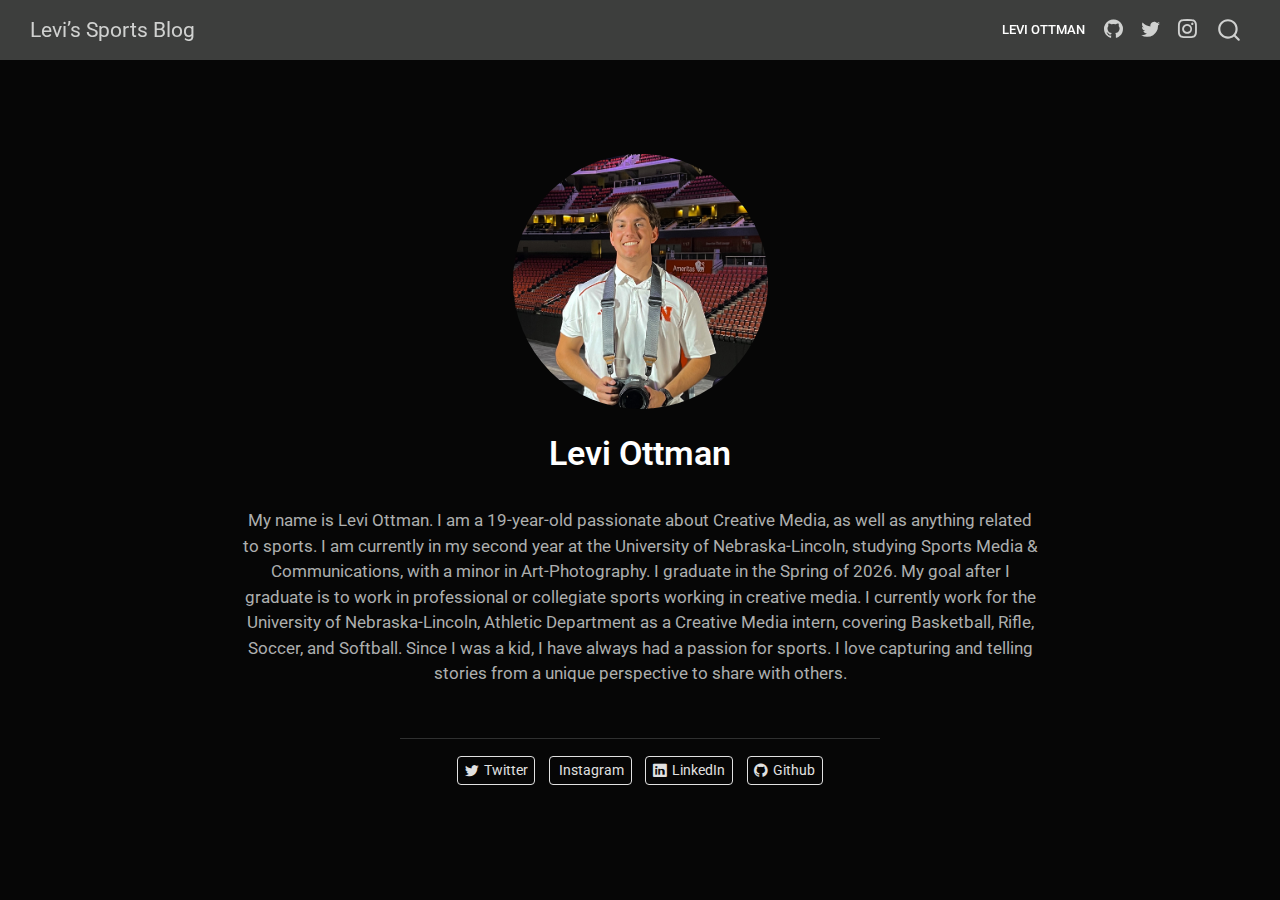
<file: about.html>
<!DOCTYPE html>
<html xmlns="http://www.w3.org/1999/xhtml" lang="en" xml:lang="en"><head>

<meta charset="utf-8">
<meta name="generator" content="quarto-1.6.42">

<meta name="viewport" content="width=device-width, initial-scale=1.0, user-scalable=yes">


<title>Levi Ottman – Levi’s Sports Blog</title>
<style>
code{white-space: pre-wrap;}
span.smallcaps{font-variant: small-caps;}
div.columns{display: flex; gap: min(4vw, 1.5em);}
div.column{flex: auto; overflow-x: auto;}
div.hanging-indent{margin-left: 1.5em; text-indent: -1.5em;}
ul.task-list{list-style: none;}
ul.task-list li input[type="checkbox"] {
  width: 0.8em;
  margin: 0 0.8em 0.2em -1em; /* quarto-specific, see https://github.com/quarto-dev/quarto-cli/issues/4556 */ 
  vertical-align: middle;
}
</style>


<script src="site_libs/quarto-nav/quarto-nav.js"></script>
<script src="site_libs/quarto-nav/headroom.min.js"></script>
<script src="site_libs/clipboard/clipboard.min.js"></script>
<script src="site_libs/quarto-search/autocomplete.umd.js"></script>
<script src="site_libs/quarto-search/fuse.min.js"></script>
<script src="site_libs/quarto-search/quarto-search.js"></script>
<meta name="quarto:offset" content="./">
<script src="site_libs/quarto-html/quarto.js"></script>
<script src="site_libs/quarto-html/popper.min.js"></script>
<script src="site_libs/quarto-html/tippy.umd.min.js"></script>
<link href="site_libs/quarto-html/tippy.css" rel="stylesheet">
<link href="site_libs/quarto-html/quarto-syntax-highlighting-dark-b53751a350365c71b6c909e95f209ed1.css" rel="stylesheet" id="quarto-text-highlighting-styles">
<script src="site_libs/bootstrap/bootstrap.min.js"></script>
<link href="site_libs/bootstrap/bootstrap-icons.css" rel="stylesheet">
<link href="site_libs/bootstrap/bootstrap-3cbb8460ffae52b8002ba752521ec7f5.min.css" rel="stylesheet" append-hash="true" id="quarto-bootstrap" data-mode="dark">
<script id="quarto-search-options" type="application/json">{
  "location": "navbar",
  "copy-button": false,
  "collapse-after": 3,
  "panel-placement": "end",
  "type": "overlay",
  "limit": 50,
  "keyboard-shortcut": [
    "f",
    "/",
    "s"
  ],
  "show-item-context": false,
  "language": {
    "search-no-results-text": "No results",
    "search-matching-documents-text": "matching documents",
    "search-copy-link-title": "Copy link to search",
    "search-hide-matches-text": "Hide additional matches",
    "search-more-match-text": "more match in this document",
    "search-more-matches-text": "more matches in this document",
    "search-clear-button-title": "Clear",
    "search-text-placeholder": "",
    "search-detached-cancel-button-title": "Cancel",
    "search-submit-button-title": "Submit",
    "search-label": "Search"
  }
}</script>


<link rel="stylesheet" href="styles.css">
</head>

<body class="nav-fixed fullcontent">

<div id="quarto-search-results"></div>
  <header id="quarto-header" class="headroom fixed-top">
    <nav class="navbar navbar-expand-lg " data-bs-theme="dark">
      <div class="navbar-container container-fluid">
      <div class="navbar-brand-container mx-auto">
    <a class="navbar-brand" href="./index.html">
    <span class="navbar-title">Levi’s Sports Blog</span>
    </a>
  </div>
            <div id="quarto-search" class="" title="Search"></div>
          <button class="navbar-toggler" type="button" data-bs-toggle="collapse" data-bs-target="#navbarCollapse" aria-controls="navbarCollapse" role="menu" aria-expanded="false" aria-label="Toggle navigation" onclick="if (window.quartoToggleHeadroom) { window.quartoToggleHeadroom(); }">
  <span class="navbar-toggler-icon"></span>
</button>
          <div class="collapse navbar-collapse" id="navbarCollapse">
            <ul class="navbar-nav navbar-nav-scroll ms-auto">
  <li class="nav-item">
    <a class="nav-link active" href="./about.html" aria-current="page"> 
<span class="menu-text">Levi Ottman</span></a>
  </li>  
  <li class="nav-item compact">
    <a class="nav-link" href="https://github.com/leviottman"> <i class="bi bi-github" role="img">
</i> 
<span class="menu-text"></span></a>
  </li>  
  <li class="nav-item compact">
    <a class="nav-link" href="https://twitter.com/leviottmanphoto"> <i class="bi bi-twitter" role="img">
</i> 
<span class="menu-text"></span></a>
  </li>  
  <li class="nav-item compact">
    <a class="nav-link" href="https://instagram.com/leviottmanphoto"> <i class="bi bi-instagram" role="img">
</i> 
<span class="menu-text"></span></a>
  </li>  
</ul>
          </div> <!-- /navcollapse -->
            <div class="quarto-navbar-tools">
</div>
      </div> <!-- /container-fluid -->
    </nav>
</header>
<!-- content -->
<div id="quarto-content" class="quarto-container page-columns page-rows-contents page-layout-article page-navbar">
<!-- sidebar -->
<!-- margin-sidebar -->
    
<!-- main -->
<div class="quarto-about-jolla">
  <img src="LeviOttmanImage.jpg" class="about-image
  round " style="height: 15em; width: 15em;">
 <header id="title-block-header" class="quarto-title-block default">
<div class="quarto-title">
<h1 class="title">Levi Ottman</h1>
</div>
<div class="quarto-title-meta">
  </div>
</header><main class="content" id="quarto-document-content">
<p>My name is Levi Ottman. I am a 19-year-old passionate about Creative Media, as well as anything related to sports. I am currently in my second year at the University of Nebraska-Lincoln, studying Sports Media &amp; Communications, with a minor in Art-Photography. I graduate in the Spring of 2026. My goal after I graduate is to work in professional or collegiate sports working in creative media. I currently work for the University of Nebraska-Lincoln, Athletic Department as a Creative Media intern, covering Basketball, Rifle, Soccer, and Softball. Since I was a kid, I have always had a passion for sports. I love capturing and telling stories from a unique perspective to share with others.</p>


</main> 
  <hr class="about-sep">
   <div class="about-links">
  <a href="https://twitter.com/leviottmanphoto" class="about-link" rel="" target="">
    <i class="bi bi-twitter"></i>
     <span class="about-link-text">Twitter</span>
  </a>
  <a href="https://instagram.com/leviottmanphoto" class="about-link" rel="" target="">
    <i class="bi bi-Instagram"></i>
     <span class="about-link-text">Instagram</span>
  </a>
  <a href="https://www.linkedin.com/in/leviottman" class="about-link" rel="" target="">
    <i class="bi bi-linkedin"></i>
     <span class="about-link-text">LinkedIn</span>
  </a>
  <a href="https://github.com/leviottman" class="about-link" rel="" target="">
    <i class="bi bi-github"></i>
     <span class="about-link-text">Github</span>
  </a>
</div>
</div>
 <!-- /main -->
<script id="quarto-html-after-body" type="application/javascript">
window.document.addEventListener("DOMContentLoaded", function (event) {
  const toggleBodyColorMode = (bsSheetEl) => {
    const mode = bsSheetEl.getAttribute("data-mode");
    const bodyEl = window.document.querySelector("body");
    if (mode === "dark") {
      bodyEl.classList.add("quarto-dark");
      bodyEl.classList.remove("quarto-light");
    } else {
      bodyEl.classList.add("quarto-light");
      bodyEl.classList.remove("quarto-dark");
    }
  }
  const toggleBodyColorPrimary = () => {
    const bsSheetEl = window.document.querySelector("link#quarto-bootstrap");
    if (bsSheetEl) {
      toggleBodyColorMode(bsSheetEl);
    }
  }
  toggleBodyColorPrimary();  
  const isCodeAnnotation = (el) => {
    for (const clz of el.classList) {
      if (clz.startsWith('code-annotation-')) {                     
        return true;
      }
    }
    return false;
  }
  const onCopySuccess = function(e) {
    // button target
    const button = e.trigger;
    // don't keep focus
    button.blur();
    // flash "checked"
    button.classList.add('code-copy-button-checked');
    var currentTitle = button.getAttribute("title");
    button.setAttribute("title", "Copied!");
    let tooltip;
    if (window.bootstrap) {
      button.setAttribute("data-bs-toggle", "tooltip");
      button.setAttribute("data-bs-placement", "left");
      button.setAttribute("data-bs-title", "Copied!");
      tooltip = new bootstrap.Tooltip(button, 
        { trigger: "manual", 
          customClass: "code-copy-button-tooltip",
          offset: [0, -8]});
      tooltip.show();    
    }
    setTimeout(function() {
      if (tooltip) {
        tooltip.hide();
        button.removeAttribute("data-bs-title");
        button.removeAttribute("data-bs-toggle");
        button.removeAttribute("data-bs-placement");
      }
      button.setAttribute("title", currentTitle);
      button.classList.remove('code-copy-button-checked');
    }, 1000);
    // clear code selection
    e.clearSelection();
  }
  const getTextToCopy = function(trigger) {
      const codeEl = trigger.previousElementSibling.cloneNode(true);
      for (const childEl of codeEl.children) {
        if (isCodeAnnotation(childEl)) {
          childEl.remove();
        }
      }
      return codeEl.innerText;
  }
  const clipboard = new window.ClipboardJS('.code-copy-button:not([data-in-quarto-modal])', {
    text: getTextToCopy
  });
  clipboard.on('success', onCopySuccess);
  if (window.document.getElementById('quarto-embedded-source-code-modal')) {
    const clipboardModal = new window.ClipboardJS('.code-copy-button[data-in-quarto-modal]', {
      text: getTextToCopy,
      container: window.document.getElementById('quarto-embedded-source-code-modal')
    });
    clipboardModal.on('success', onCopySuccess);
  }
    var localhostRegex = new RegExp(/^(?:http|https):\/\/localhost\:?[0-9]*\//);
    var mailtoRegex = new RegExp(/^mailto:/);
      var filterRegex = new RegExp('/' + window.location.host + '/');
    var isInternal = (href) => {
        return filterRegex.test(href) || localhostRegex.test(href) || mailtoRegex.test(href);
    }
    // Inspect non-navigation links and adorn them if external
 	var links = window.document.querySelectorAll('a[href]:not(.nav-link):not(.navbar-brand):not(.toc-action):not(.sidebar-link):not(.sidebar-item-toggle):not(.pagination-link):not(.no-external):not([aria-hidden]):not(.dropdown-item):not(.quarto-navigation-tool):not(.about-link)');
    for (var i=0; i<links.length; i++) {
      const link = links[i];
      if (!isInternal(link.href)) {
        // undo the damage that might have been done by quarto-nav.js in the case of
        // links that we want to consider external
        if (link.dataset.originalHref !== undefined) {
          link.href = link.dataset.originalHref;
        }
      }
    }
  function tippyHover(el, contentFn, onTriggerFn, onUntriggerFn) {
    const config = {
      allowHTML: true,
      maxWidth: 500,
      delay: 100,
      arrow: false,
      appendTo: function(el) {
          return el.parentElement;
      },
      interactive: true,
      interactiveBorder: 10,
      theme: 'quarto',
      placement: 'bottom-start',
    };
    if (contentFn) {
      config.content = contentFn;
    }
    if (onTriggerFn) {
      config.onTrigger = onTriggerFn;
    }
    if (onUntriggerFn) {
      config.onUntrigger = onUntriggerFn;
    }
    window.tippy(el, config); 
  }
  const noterefs = window.document.querySelectorAll('a[role="doc-noteref"]');
  for (var i=0; i<noterefs.length; i++) {
    const ref = noterefs[i];
    tippyHover(ref, function() {
      // use id or data attribute instead here
      let href = ref.getAttribute('data-footnote-href') || ref.getAttribute('href');
      try { href = new URL(href).hash; } catch {}
      const id = href.replace(/^#\/?/, "");
      const note = window.document.getElementById(id);
      if (note) {
        return note.innerHTML;
      } else {
        return "";
      }
    });
  }
  const xrefs = window.document.querySelectorAll('a.quarto-xref');
  const processXRef = (id, note) => {
    // Strip column container classes
    const stripColumnClz = (el) => {
      el.classList.remove("page-full", "page-columns");
      if (el.children) {
        for (const child of el.children) {
          stripColumnClz(child);
        }
      }
    }
    stripColumnClz(note)
    if (id === null || id.startsWith('sec-')) {
      // Special case sections, only their first couple elements
      const container = document.createElement("div");
      if (note.children && note.children.length > 2) {
        container.appendChild(note.children[0].cloneNode(true));
        for (let i = 1; i < note.children.length; i++) {
          const child = note.children[i];
          if (child.tagName === "P" && child.innerText === "") {
            continue;
          } else {
            container.appendChild(child.cloneNode(true));
            break;
          }
        }
        if (window.Quarto?.typesetMath) {
          window.Quarto.typesetMath(container);
        }
        return container.innerHTML
      } else {
        if (window.Quarto?.typesetMath) {
          window.Quarto.typesetMath(note);
        }
        return note.innerHTML;
      }
    } else {
      // Remove any anchor links if they are present
      const anchorLink = note.querySelector('a.anchorjs-link');
      if (anchorLink) {
        anchorLink.remove();
      }
      if (window.Quarto?.typesetMath) {
        window.Quarto.typesetMath(note);
      }
      if (note.classList.contains("callout")) {
        return note.outerHTML;
      } else {
        return note.innerHTML;
      }
    }
  }
  for (var i=0; i<xrefs.length; i++) {
    const xref = xrefs[i];
    tippyHover(xref, undefined, function(instance) {
      instance.disable();
      let url = xref.getAttribute('href');
      let hash = undefined; 
      if (url.startsWith('#')) {
        hash = url;
      } else {
        try { hash = new URL(url).hash; } catch {}
      }
      if (hash) {
        const id = hash.replace(/^#\/?/, "");
        const note = window.document.getElementById(id);
        if (note !== null) {
          try {
            const html = processXRef(id, note.cloneNode(true));
            instance.setContent(html);
          } finally {
            instance.enable();
            instance.show();
          }
        } else {
          // See if we can fetch this
          fetch(url.split('#')[0])
          .then(res => res.text())
          .then(html => {
            const parser = new DOMParser();
            const htmlDoc = parser.parseFromString(html, "text/html");
            const note = htmlDoc.getElementById(id);
            if (note !== null) {
              const html = processXRef(id, note);
              instance.setContent(html);
            } 
          }).finally(() => {
            instance.enable();
            instance.show();
          });
        }
      } else {
        // See if we can fetch a full url (with no hash to target)
        // This is a special case and we should probably do some content thinning / targeting
        fetch(url)
        .then(res => res.text())
        .then(html => {
          const parser = new DOMParser();
          const htmlDoc = parser.parseFromString(html, "text/html");
          const note = htmlDoc.querySelector('main.content');
          if (note !== null) {
            // This should only happen for chapter cross references
            // (since there is no id in the URL)
            // remove the first header
            if (note.children.length > 0 && note.children[0].tagName === "HEADER") {
              note.children[0].remove();
            }
            const html = processXRef(null, note);
            instance.setContent(html);
          } 
        }).finally(() => {
          instance.enable();
          instance.show();
        });
      }
    }, function(instance) {
    });
  }
      let selectedAnnoteEl;
      const selectorForAnnotation = ( cell, annotation) => {
        let cellAttr = 'data-code-cell="' + cell + '"';
        let lineAttr = 'data-code-annotation="' +  annotation + '"';
        const selector = 'span[' + cellAttr + '][' + lineAttr + ']';
        return selector;
      }
      const selectCodeLines = (annoteEl) => {
        const doc = window.document;
        const targetCell = annoteEl.getAttribute("data-target-cell");
        const targetAnnotation = annoteEl.getAttribute("data-target-annotation");
        const annoteSpan = window.document.querySelector(selectorForAnnotation(targetCell, targetAnnotation));
        const lines = annoteSpan.getAttribute("data-code-lines").split(",");
        const lineIds = lines.map((line) => {
          return targetCell + "-" + line;
        })
        let top = null;
        let height = null;
        let parent = null;
        if (lineIds.length > 0) {
            //compute the position of the single el (top and bottom and make a div)
            const el = window.document.getElementById(lineIds[0]);
            top = el.offsetTop;
            height = el.offsetHeight;
            parent = el.parentElement.parentElement;
          if (lineIds.length > 1) {
            const lastEl = window.document.getElementById(lineIds[lineIds.length - 1]);
            const bottom = lastEl.offsetTop + lastEl.offsetHeight;
            height = bottom - top;
          }
          if (top !== null && height !== null && parent !== null) {
            // cook up a div (if necessary) and position it 
            let div = window.document.getElementById("code-annotation-line-highlight");
            if (div === null) {
              div = window.document.createElement("div");
              div.setAttribute("id", "code-annotation-line-highlight");
              div.style.position = 'absolute';
              parent.appendChild(div);
            }
            div.style.top = top - 2 + "px";
            div.style.height = height + 4 + "px";
            div.style.left = 0;
            let gutterDiv = window.document.getElementById("code-annotation-line-highlight-gutter");
            if (gutterDiv === null) {
              gutterDiv = window.document.createElement("div");
              gutterDiv.setAttribute("id", "code-annotation-line-highlight-gutter");
              gutterDiv.style.position = 'absolute';
              const codeCell = window.document.getElementById(targetCell);
              const gutter = codeCell.querySelector('.code-annotation-gutter');
              gutter.appendChild(gutterDiv);
            }
            gutterDiv.style.top = top - 2 + "px";
            gutterDiv.style.height = height + 4 + "px";
          }
          selectedAnnoteEl = annoteEl;
        }
      };
      const unselectCodeLines = () => {
        const elementsIds = ["code-annotation-line-highlight", "code-annotation-line-highlight-gutter"];
        elementsIds.forEach((elId) => {
          const div = window.document.getElementById(elId);
          if (div) {
            div.remove();
          }
        });
        selectedAnnoteEl = undefined;
      };
        // Handle positioning of the toggle
    window.addEventListener(
      "resize",
      throttle(() => {
        elRect = undefined;
        if (selectedAnnoteEl) {
          selectCodeLines(selectedAnnoteEl);
        }
      }, 10)
    );
    function throttle(fn, ms) {
    let throttle = false;
    let timer;
      return (...args) => {
        if(!throttle) { // first call gets through
            fn.apply(this, args);
            throttle = true;
        } else { // all the others get throttled
            if(timer) clearTimeout(timer); // cancel #2
            timer = setTimeout(() => {
              fn.apply(this, args);
              timer = throttle = false;
            }, ms);
        }
      };
    }
      // Attach click handler to the DT
      const annoteDls = window.document.querySelectorAll('dt[data-target-cell]');
      for (const annoteDlNode of annoteDls) {
        annoteDlNode.addEventListener('click', (event) => {
          const clickedEl = event.target;
          if (clickedEl !== selectedAnnoteEl) {
            unselectCodeLines();
            const activeEl = window.document.querySelector('dt[data-target-cell].code-annotation-active');
            if (activeEl) {
              activeEl.classList.remove('code-annotation-active');
            }
            selectCodeLines(clickedEl);
            clickedEl.classList.add('code-annotation-active');
          } else {
            // Unselect the line
            unselectCodeLines();
            clickedEl.classList.remove('code-annotation-active');
          }
        });
      }
  const findCites = (el) => {
    const parentEl = el.parentElement;
    if (parentEl) {
      const cites = parentEl.dataset.cites;
      if (cites) {
        return {
          el,
          cites: cites.split(' ')
        };
      } else {
        return findCites(el.parentElement)
      }
    } else {
      return undefined;
    }
  };
  var bibliorefs = window.document.querySelectorAll('a[role="doc-biblioref"]');
  for (var i=0; i<bibliorefs.length; i++) {
    const ref = bibliorefs[i];
    const citeInfo = findCites(ref);
    if (citeInfo) {
      tippyHover(citeInfo.el, function() {
        var popup = window.document.createElement('div');
        citeInfo.cites.forEach(function(cite) {
          var citeDiv = window.document.createElement('div');
          citeDiv.classList.add('hanging-indent');
          citeDiv.classList.add('csl-entry');
          var biblioDiv = window.document.getElementById('ref-' + cite);
          if (biblioDiv) {
            citeDiv.innerHTML = biblioDiv.innerHTML;
          }
          popup.appendChild(citeDiv);
        });
        return popup.innerHTML;
      });
    }
  }
});
</script>
</div> <!-- /content -->




</body></html>
</file>
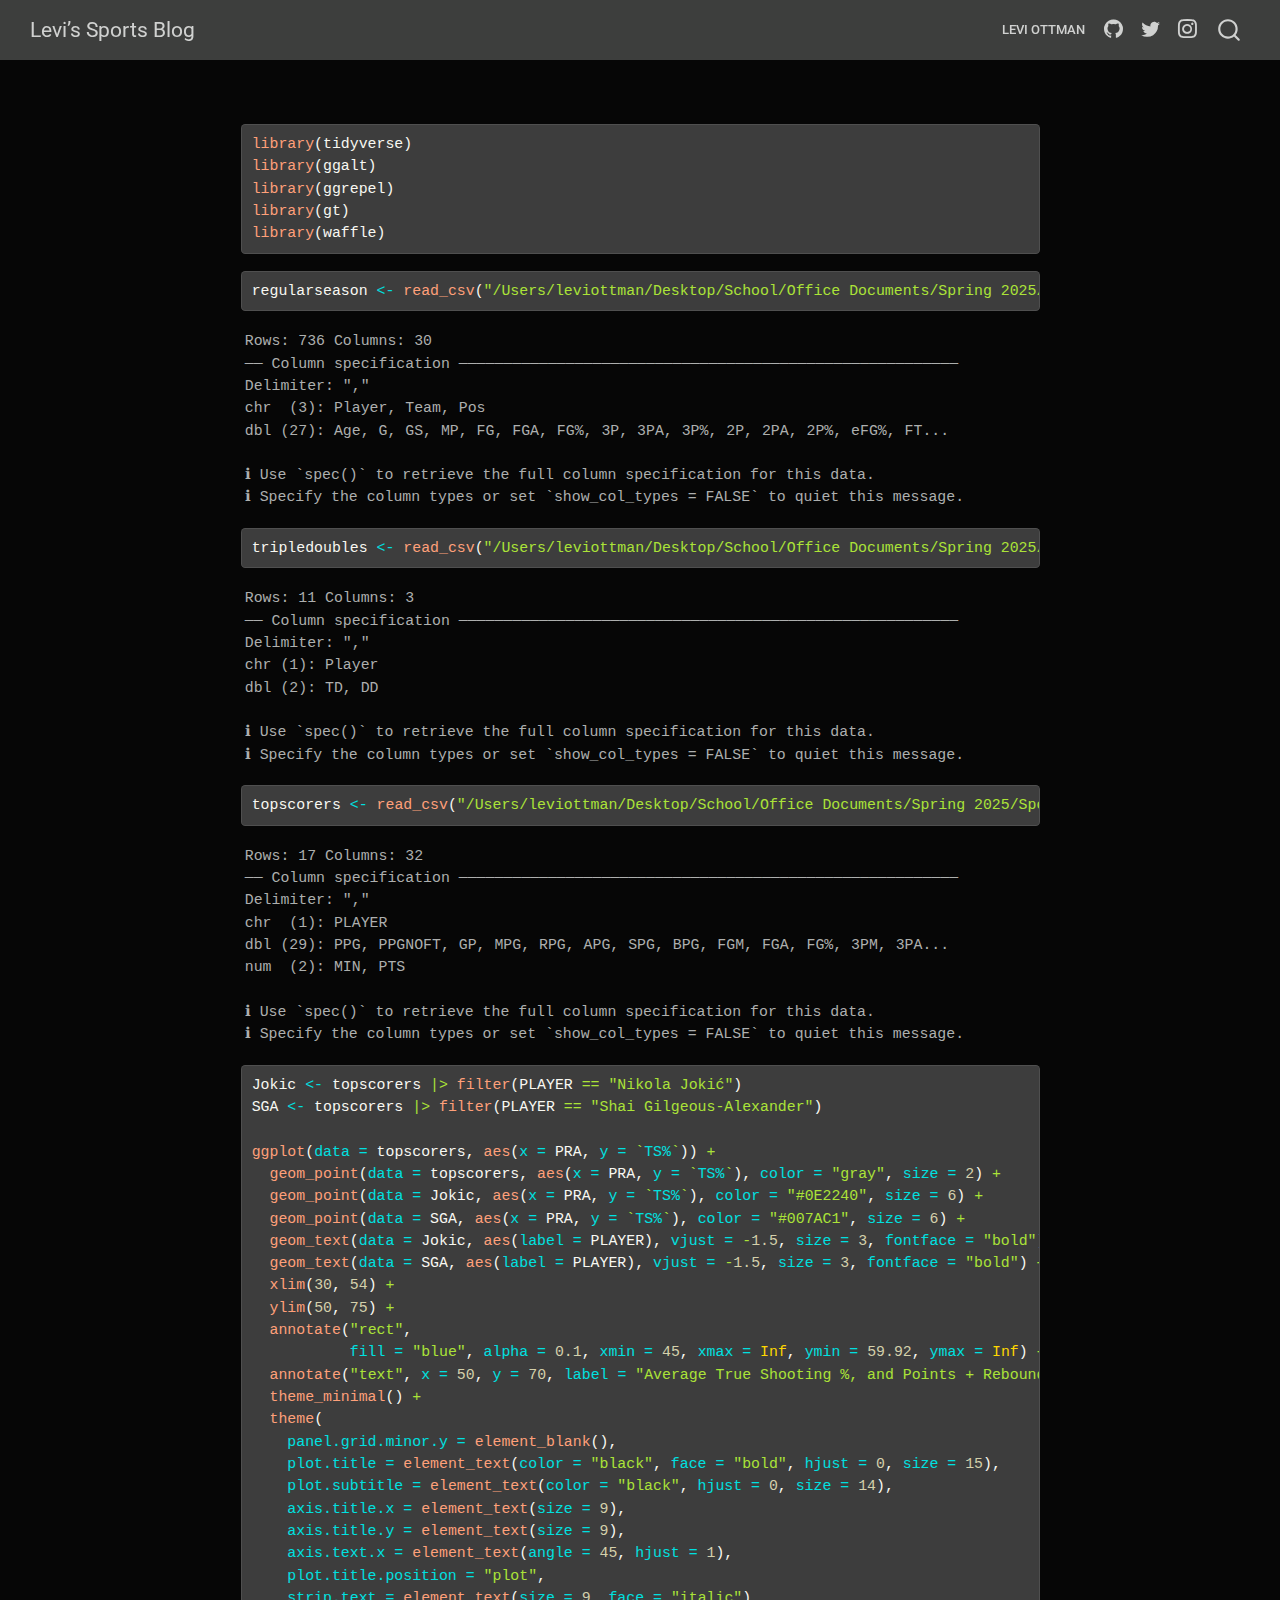
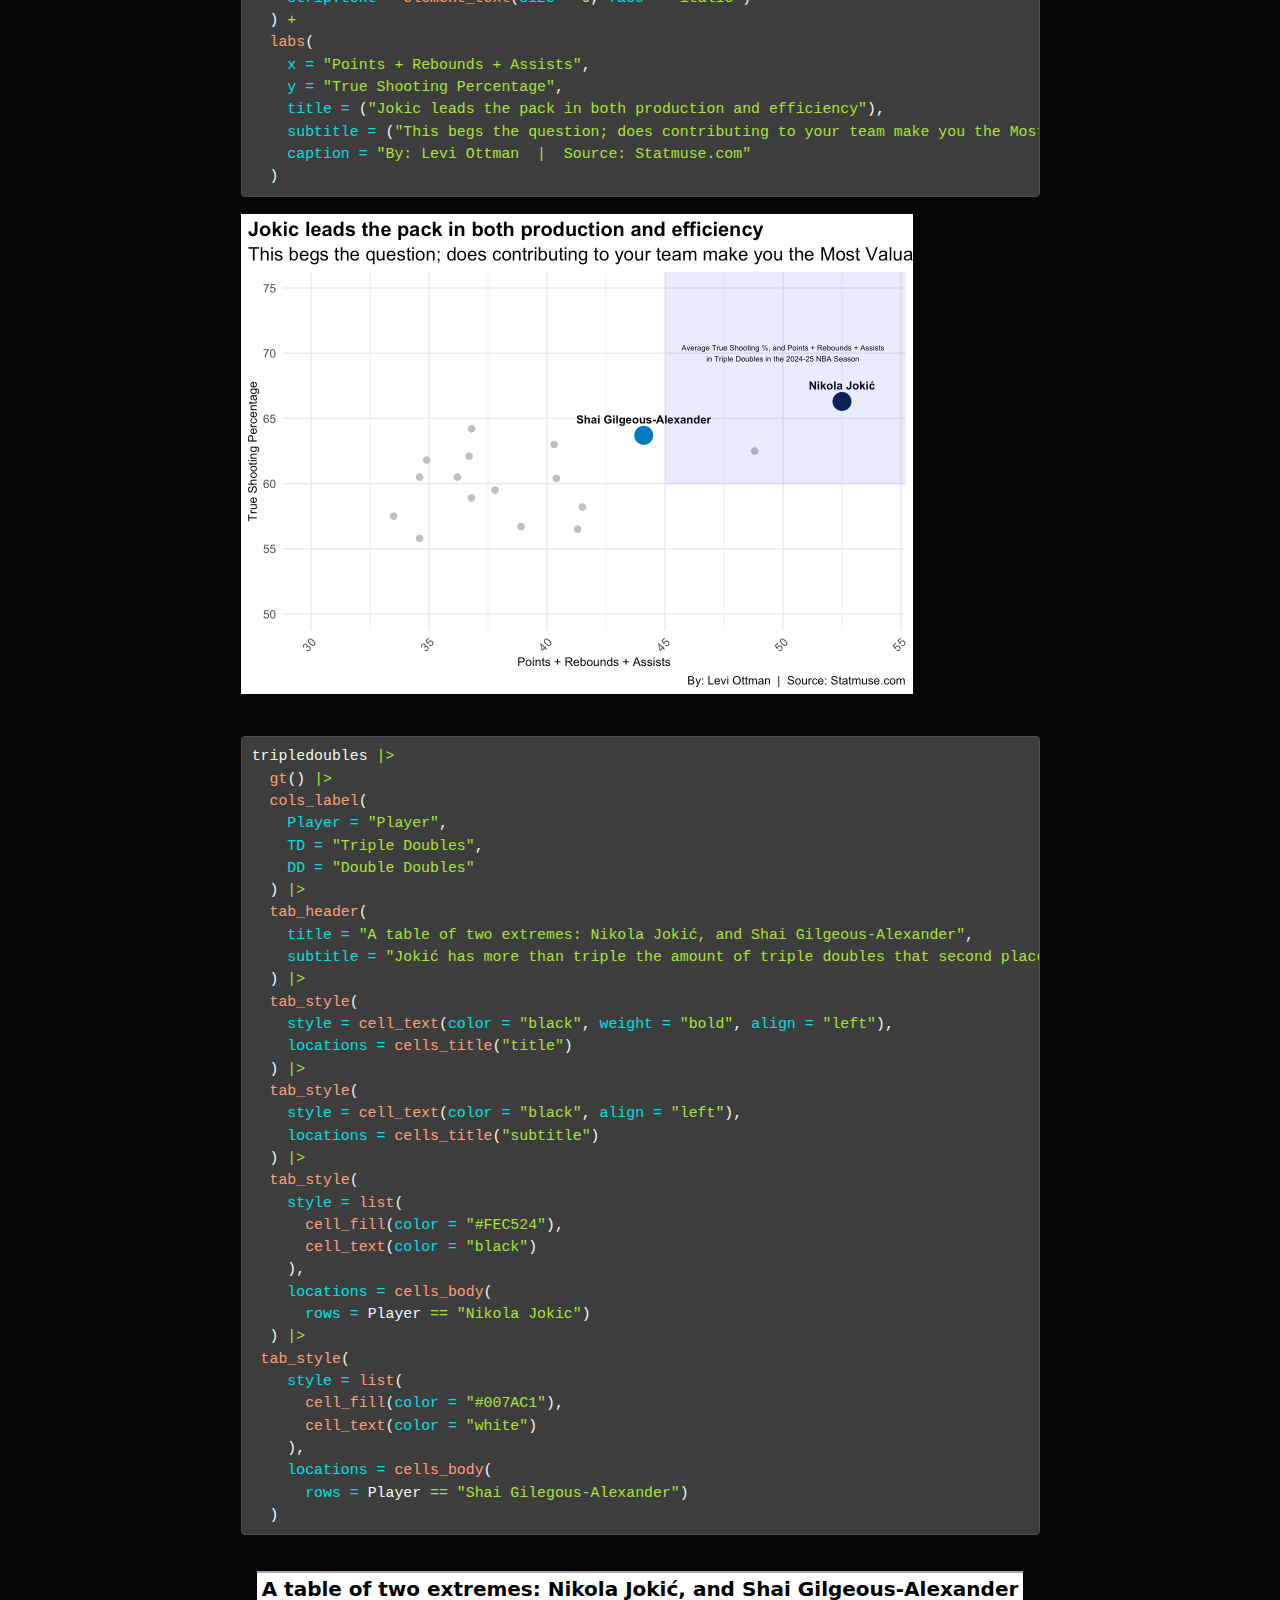
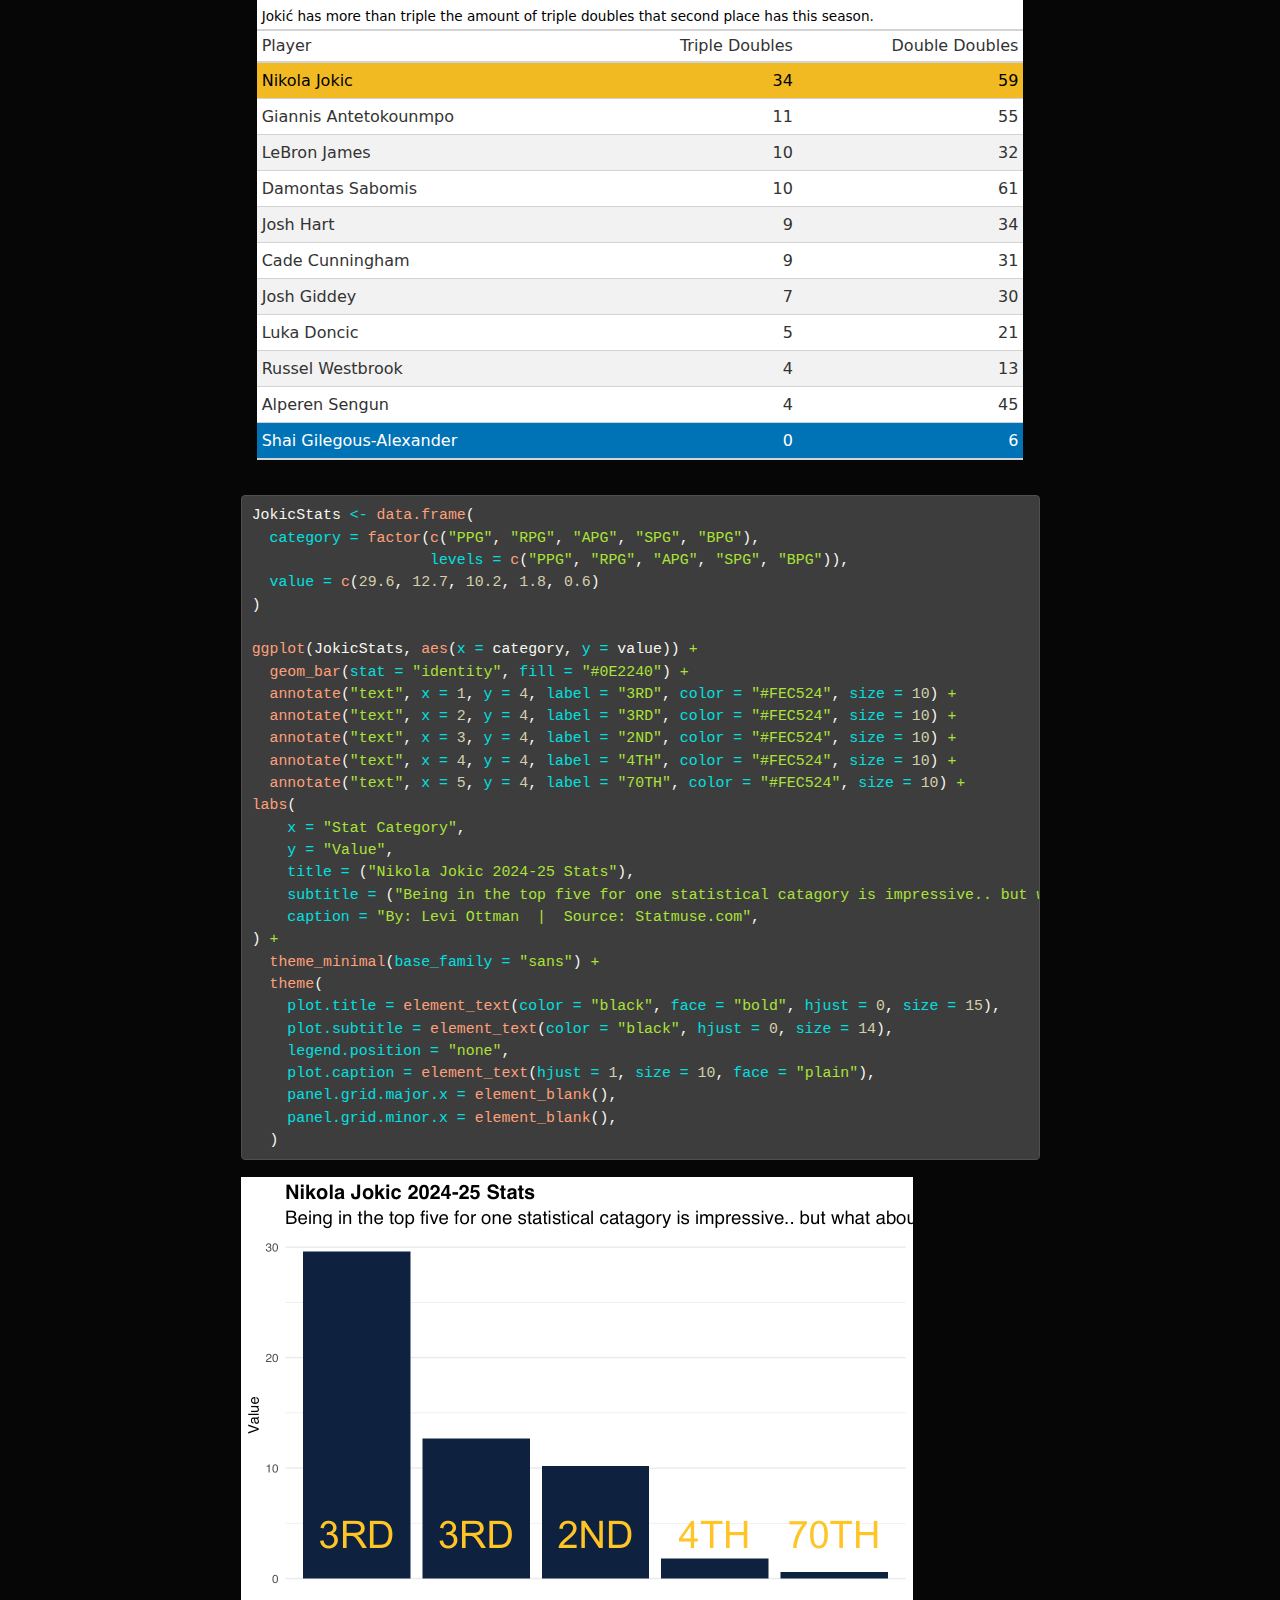
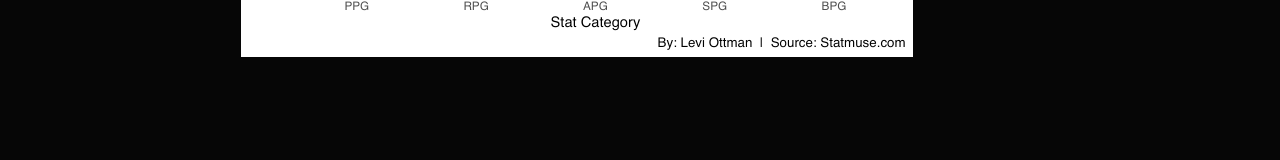
<file: posts/nba-mvp-2025/Test Space2.html>
<!DOCTYPE html>
<html xmlns="http://www.w3.org/1999/xhtml" lang="en" xml:lang="en"><head>

<meta charset="utf-8">
<meta name="generator" content="quarto-1.6.42">

<meta name="viewport" content="width=device-width, initial-scale=1.0, user-scalable=yes">


<title>test-space2 – Levi's Sports Blog</title>
<style>
code{white-space: pre-wrap;}
span.smallcaps{font-variant: small-caps;}
div.columns{display: flex; gap: min(4vw, 1.5em);}
div.column{flex: auto; overflow-x: auto;}
div.hanging-indent{margin-left: 1.5em; text-indent: -1.5em;}
ul.task-list{list-style: none;}
ul.task-list li input[type="checkbox"] {
  width: 0.8em;
  margin: 0 0.8em 0.2em -1em; /* quarto-specific, see https://github.com/quarto-dev/quarto-cli/issues/4556 */ 
  vertical-align: middle;
}
/* CSS for syntax highlighting */
pre > code.sourceCode { white-space: pre; position: relative; }
pre > code.sourceCode > span { line-height: 1.25; }
pre > code.sourceCode > span:empty { height: 1.2em; }
.sourceCode { overflow: visible; }
code.sourceCode > span { color: inherit; text-decoration: inherit; }
div.sourceCode { margin: 1em 0; }
pre.sourceCode { margin: 0; }
@media screen {
div.sourceCode { overflow: auto; }
}
@media print {
pre > code.sourceCode { white-space: pre-wrap; }
pre > code.sourceCode > span { display: inline-block; text-indent: -5em; padding-left: 5em; }
}
pre.numberSource code
  { counter-reset: source-line 0; }
pre.numberSource code > span
  { position: relative; left: -4em; counter-increment: source-line; }
pre.numberSource code > span > a:first-child::before
  { content: counter(source-line);
    position: relative; left: -1em; text-align: right; vertical-align: baseline;
    border: none; display: inline-block;
    -webkit-touch-callout: none; -webkit-user-select: none;
    -khtml-user-select: none; -moz-user-select: none;
    -ms-user-select: none; user-select: none;
    padding: 0 4px; width: 4em;
  }
pre.numberSource { margin-left: 3em;  padding-left: 4px; }
div.sourceCode
  {   }
@media screen {
pre > code.sourceCode > span > a:first-child::before { text-decoration: underline; }
}
</style>


<script src="../../site_libs/quarto-nav/quarto-nav.js"></script>
<script src="../../site_libs/quarto-nav/headroom.min.js"></script>
<script src="../../site_libs/clipboard/clipboard.min.js"></script>
<script src="../../site_libs/quarto-search/autocomplete.umd.js"></script>
<script src="../../site_libs/quarto-search/fuse.min.js"></script>
<script src="../../site_libs/quarto-search/quarto-search.js"></script>
<meta name="quarto:offset" content="../../">
<script src="../../site_libs/quarto-html/quarto.js"></script>
<script src="../../site_libs/quarto-html/popper.min.js"></script>
<script src="../../site_libs/quarto-html/tippy.umd.min.js"></script>
<script src="../../site_libs/quarto-html/anchor.min.js"></script>
<link href="../../site_libs/quarto-html/tippy.css" rel="stylesheet">
<link href="../../site_libs/quarto-html/quarto-syntax-highlighting-dark-b53751a350365c71b6c909e95f209ed1.css" rel="stylesheet" id="quarto-text-highlighting-styles">
<script src="../../site_libs/bootstrap/bootstrap.min.js"></script>
<link href="../../site_libs/bootstrap/bootstrap-icons.css" rel="stylesheet">
<link href="../../site_libs/bootstrap/bootstrap-3cbb8460ffae52b8002ba752521ec7f5.min.css" rel="stylesheet" append-hash="true" id="quarto-bootstrap" data-mode="dark">
<script id="quarto-search-options" type="application/json">{
  "location": "navbar",
  "copy-button": false,
  "collapse-after": 3,
  "panel-placement": "end",
  "type": "overlay",
  "limit": 50,
  "keyboard-shortcut": [
    "f",
    "/",
    "s"
  ],
  "show-item-context": false,
  "language": {
    "search-no-results-text": "No results",
    "search-matching-documents-text": "matching documents",
    "search-copy-link-title": "Copy link to search",
    "search-hide-matches-text": "Hide additional matches",
    "search-more-match-text": "more match in this document",
    "search-more-matches-text": "more matches in this document",
    "search-clear-button-title": "Clear",
    "search-text-placeholder": "",
    "search-detached-cancel-button-title": "Cancel",
    "search-submit-button-title": "Submit",
    "search-label": "Search"
  }
}</script>


<link rel="stylesheet" href="../../styles.css">
</head>

<body class="nav-fixed fullcontent">

<div id="quarto-search-results"></div>
  <header id="quarto-header" class="headroom fixed-top quarto-banner">
    <nav class="navbar navbar-expand-lg " data-bs-theme="dark">
      <div class="navbar-container container-fluid">
      <div class="navbar-brand-container mx-auto">
    <a class="navbar-brand" href="../../index.html">
    <span class="navbar-title">Levi’s Sports Blog</span>
    </a>
  </div>
            <div id="quarto-search" class="" title="Search"></div>
          <button class="navbar-toggler" type="button" data-bs-toggle="collapse" data-bs-target="#navbarCollapse" aria-controls="navbarCollapse" role="menu" aria-expanded="false" aria-label="Toggle navigation" onclick="if (window.quartoToggleHeadroom) { window.quartoToggleHeadroom(); }">
  <span class="navbar-toggler-icon"></span>
</button>
          <div class="collapse navbar-collapse" id="navbarCollapse">
            <ul class="navbar-nav navbar-nav-scroll ms-auto">
  <li class="nav-item">
    <a class="nav-link" href="../../about.html"> 
<span class="menu-text">Levi Ottman</span></a>
  </li>  
  <li class="nav-item compact">
    <a class="nav-link" href="https://github.com/leviottman"> <i class="bi bi-github" role="img">
</i> 
<span class="menu-text"></span></a>
  </li>  
  <li class="nav-item compact">
    <a class="nav-link" href="https://twitter.com/leviottmanphoto"> <i class="bi bi-twitter" role="img">
</i> 
<span class="menu-text"></span></a>
  </li>  
  <li class="nav-item compact">
    <a class="nav-link" href="https://instagram.com/leviottmanphoto"> <i class="bi bi-instagram" role="img">
</i> 
<span class="menu-text"></span></a>
  </li>  
</ul>
          </div> <!-- /navcollapse -->
            <div class="quarto-navbar-tools">
</div>
      </div> <!-- /container-fluid -->
    </nav>
</header>
<!-- content -->
<header id="title-block-header" class="quarto-title-block"></header><div id="quarto-content" class="quarto-container page-columns page-rows-contents page-layout-article page-navbar">
<!-- sidebar -->
<!-- margin-sidebar -->
    
<!-- main -->
<main class="content quarto-banner-title-block" id="quarto-document-content">




<div class="cell">
<div class="sourceCode cell-code" id="cb1"><pre class="sourceCode r code-with-copy"><code class="sourceCode r"><span id="cb1-1"><a href="#cb1-1" aria-hidden="true" tabindex="-1"></a><span class="fu">library</span>(tidyverse)</span>
<span id="cb1-2"><a href="#cb1-2" aria-hidden="true" tabindex="-1"></a><span class="fu">library</span>(ggalt)</span>
<span id="cb1-3"><a href="#cb1-3" aria-hidden="true" tabindex="-1"></a><span class="fu">library</span>(ggrepel)</span>
<span id="cb1-4"><a href="#cb1-4" aria-hidden="true" tabindex="-1"></a><span class="fu">library</span>(gt)</span>
<span id="cb1-5"><a href="#cb1-5" aria-hidden="true" tabindex="-1"></a><span class="fu">library</span>(waffle)</span></code><button title="Copy to Clipboard" class="code-copy-button"><i class="bi"></i></button></pre></div>
</div>
<div class="cell">
<div class="sourceCode cell-code" id="cb2"><pre class="sourceCode r code-with-copy"><code class="sourceCode r"><span id="cb2-1"><a href="#cb2-1" aria-hidden="true" tabindex="-1"></a>regularseason <span class="ot">&lt;-</span> <span class="fu">read_csv</span>(<span class="st">"/Users/leviottman/Desktop/School/Office Documents/Spring 2025/Sports Data Analysis/Major Assignment/sportsBlog/posts/nba-mvp-2025/data/NBA_2024_25_stats.csv"</span>)</span></code><button title="Copy to Clipboard" class="code-copy-button"><i class="bi"></i></button></pre></div>
<div class="cell-output cell-output-stderr">
<pre><code>Rows: 736 Columns: 30
── Column specification ────────────────────────────────────────────────────────
Delimiter: ","
chr  (3): Player, Team, Pos
dbl (27): Age, G, GS, MP, FG, FGA, FG%, 3P, 3PA, 3P%, 2P, 2PA, 2P%, eFG%, FT...

ℹ Use `spec()` to retrieve the full column specification for this data.
ℹ Specify the column types or set `show_col_types = FALSE` to quiet this message.</code></pre>
</div>
<div class="sourceCode cell-code" id="cb4"><pre class="sourceCode r code-with-copy"><code class="sourceCode r"><span id="cb4-1"><a href="#cb4-1" aria-hidden="true" tabindex="-1"></a>tripledoubles <span class="ot">&lt;-</span> <span class="fu">read_csv</span>(<span class="st">"/Users/leviottman/Desktop/School/Office Documents/Spring 2025/Sports Data Analysis/Major Assignment/sportsBlog/posts/nba-mvp-2025/data/NBA_2024_25_tripledoubles.csv"</span>)</span></code><button title="Copy to Clipboard" class="code-copy-button"><i class="bi"></i></button></pre></div>
<div class="cell-output cell-output-stderr">
<pre><code>Rows: 11 Columns: 3
── Column specification ────────────────────────────────────────────────────────
Delimiter: ","
chr (1): Player
dbl (2): TD, DD

ℹ Use `spec()` to retrieve the full column specification for this data.
ℹ Specify the column types or set `show_col_types = FALSE` to quiet this message.</code></pre>
</div>
<div class="sourceCode cell-code" id="cb6"><pre class="sourceCode r code-with-copy"><code class="sourceCode r"><span id="cb6-1"><a href="#cb6-1" aria-hidden="true" tabindex="-1"></a>topscorers <span class="ot">&lt;-</span> <span class="fu">read_csv</span>(<span class="st">"/Users/leviottman/Desktop/School/Office Documents/Spring 2025/Sports Data Analysis/Major Assignment/sportsBlog/posts/nba-mvp-2025/data/NBA_top_scorers_stats.csv"</span>)</span></code><button title="Copy to Clipboard" class="code-copy-button"><i class="bi"></i></button></pre></div>
<div class="cell-output cell-output-stderr">
<pre><code>Rows: 17 Columns: 32
── Column specification ────────────────────────────────────────────────────────
Delimiter: ","
chr  (1): PLAYER
dbl (29): PPG, PPGNOFT, GP, MPG, RPG, APG, SPG, BPG, FGM, FGA, FG%, 3PM, 3PA...
num  (2): MIN, PTS

ℹ Use `spec()` to retrieve the full column specification for this data.
ℹ Specify the column types or set `show_col_types = FALSE` to quiet this message.</code></pre>
</div>
</div>
<div class="cell">
<div class="sourceCode cell-code" id="cb8"><pre class="sourceCode r code-with-copy"><code class="sourceCode r"><span id="cb8-1"><a href="#cb8-1" aria-hidden="true" tabindex="-1"></a>Jokic <span class="ot">&lt;-</span> topscorers <span class="sc">|&gt;</span> <span class="fu">filter</span>(PLAYER <span class="sc">==</span> <span class="st">"Nikola Jokić"</span>)</span>
<span id="cb8-2"><a href="#cb8-2" aria-hidden="true" tabindex="-1"></a>SGA <span class="ot">&lt;-</span> topscorers <span class="sc">|&gt;</span> <span class="fu">filter</span>(PLAYER <span class="sc">==</span> <span class="st">"Shai Gilgeous-Alexander"</span>)</span>
<span id="cb8-3"><a href="#cb8-3" aria-hidden="true" tabindex="-1"></a></span>
<span id="cb8-4"><a href="#cb8-4" aria-hidden="true" tabindex="-1"></a><span class="fu">ggplot</span>(<span class="at">data =</span> topscorers, <span class="fu">aes</span>(<span class="at">x =</span> PRA, <span class="at">y =</span> <span class="st">`</span><span class="at">TS%</span><span class="st">`</span>)) <span class="sc">+</span></span>
<span id="cb8-5"><a href="#cb8-5" aria-hidden="true" tabindex="-1"></a>  <span class="fu">geom_point</span>(<span class="at">data =</span> topscorers, <span class="fu">aes</span>(<span class="at">x =</span> PRA, <span class="at">y =</span> <span class="st">`</span><span class="at">TS%</span><span class="st">`</span>), <span class="at">color =</span> <span class="st">"gray"</span>, <span class="at">size =</span> <span class="dv">2</span>) <span class="sc">+</span> </span>
<span id="cb8-6"><a href="#cb8-6" aria-hidden="true" tabindex="-1"></a>  <span class="fu">geom_point</span>(<span class="at">data =</span> Jokic, <span class="fu">aes</span>(<span class="at">x =</span> PRA, <span class="at">y =</span> <span class="st">`</span><span class="at">TS%</span><span class="st">`</span>), <span class="at">color =</span> <span class="st">"#0E2240"</span>, <span class="at">size =</span> <span class="dv">6</span>) <span class="sc">+</span></span>
<span id="cb8-7"><a href="#cb8-7" aria-hidden="true" tabindex="-1"></a>  <span class="fu">geom_point</span>(<span class="at">data =</span> SGA, <span class="fu">aes</span>(<span class="at">x =</span> PRA, <span class="at">y =</span> <span class="st">`</span><span class="at">TS%</span><span class="st">`</span>), <span class="at">color =</span> <span class="st">"#007AC1"</span>, <span class="at">size =</span> <span class="dv">6</span>) <span class="sc">+</span></span>
<span id="cb8-8"><a href="#cb8-8" aria-hidden="true" tabindex="-1"></a>  <span class="fu">geom_text</span>(<span class="at">data =</span> Jokic, <span class="fu">aes</span>(<span class="at">label =</span> PLAYER), <span class="at">vjust =</span> <span class="sc">-</span><span class="fl">1.5</span>, <span class="at">size =</span> <span class="dv">3</span>, <span class="at">fontface =</span> <span class="st">"bold"</span>) <span class="sc">+</span></span>
<span id="cb8-9"><a href="#cb8-9" aria-hidden="true" tabindex="-1"></a>  <span class="fu">geom_text</span>(<span class="at">data =</span> SGA, <span class="fu">aes</span>(<span class="at">label =</span> PLAYER), <span class="at">vjust =</span> <span class="sc">-</span><span class="fl">1.5</span>, <span class="at">size =</span> <span class="dv">3</span>, <span class="at">fontface =</span> <span class="st">"bold"</span>) <span class="sc">+</span></span>
<span id="cb8-10"><a href="#cb8-10" aria-hidden="true" tabindex="-1"></a>  <span class="fu">xlim</span>(<span class="dv">30</span>, <span class="dv">54</span>) <span class="sc">+</span></span>
<span id="cb8-11"><a href="#cb8-11" aria-hidden="true" tabindex="-1"></a>  <span class="fu">ylim</span>(<span class="dv">50</span>, <span class="dv">75</span>) <span class="sc">+</span></span>
<span id="cb8-12"><a href="#cb8-12" aria-hidden="true" tabindex="-1"></a>  <span class="fu">annotate</span>(<span class="st">"rect"</span>,</span>
<span id="cb8-13"><a href="#cb8-13" aria-hidden="true" tabindex="-1"></a>           <span class="at">fill =</span> <span class="st">"blue"</span>, <span class="at">alpha =</span> <span class="fl">0.1</span>, <span class="at">xmin =</span> <span class="dv">45</span>, <span class="at">xmax =</span> <span class="cn">Inf</span>, <span class="at">ymin =</span> <span class="fl">59.92</span>, <span class="at">ymax =</span> <span class="cn">Inf</span>) <span class="sc">+</span></span>
<span id="cb8-14"><a href="#cb8-14" aria-hidden="true" tabindex="-1"></a>  <span class="fu">annotate</span>(<span class="st">"text"</span>, <span class="at">x =</span> <span class="dv">50</span>, <span class="at">y =</span> <span class="dv">70</span>, <span class="at">label =</span> <span class="st">"Average True Shooting %, and Points + Rebounds + Assists</span><span class="sc">\n</span><span class="st">in Triple Doubles in the 2024-25 NBA Season"</span>, <span class="at">color =</span> <span class="st">"black"</span>, <span class="at">size =</span> <span class="dv">2</span>) <span class="sc">+</span></span>
<span id="cb8-15"><a href="#cb8-15" aria-hidden="true" tabindex="-1"></a>  <span class="fu">theme_minimal</span>() <span class="sc">+</span></span>
<span id="cb8-16"><a href="#cb8-16" aria-hidden="true" tabindex="-1"></a>  <span class="fu">theme</span>(</span>
<span id="cb8-17"><a href="#cb8-17" aria-hidden="true" tabindex="-1"></a>    <span class="at">panel.grid.minor.y =</span> <span class="fu">element_blank</span>(),</span>
<span id="cb8-18"><a href="#cb8-18" aria-hidden="true" tabindex="-1"></a>    <span class="at">plot.title =</span> <span class="fu">element_text</span>(<span class="at">color =</span> <span class="st">"black"</span>, <span class="at">face =</span> <span class="st">"bold"</span>, <span class="at">hjust =</span> <span class="dv">0</span>, <span class="at">size =</span> <span class="dv">15</span>),</span>
<span id="cb8-19"><a href="#cb8-19" aria-hidden="true" tabindex="-1"></a>    <span class="at">plot.subtitle =</span> <span class="fu">element_text</span>(<span class="at">color =</span> <span class="st">"black"</span>, <span class="at">hjust =</span> <span class="dv">0</span>, <span class="at">size =</span> <span class="dv">14</span>),</span>
<span id="cb8-20"><a href="#cb8-20" aria-hidden="true" tabindex="-1"></a>    <span class="at">axis.title.x =</span> <span class="fu">element_text</span>(<span class="at">size =</span> <span class="dv">9</span>),</span>
<span id="cb8-21"><a href="#cb8-21" aria-hidden="true" tabindex="-1"></a>    <span class="at">axis.title.y =</span> <span class="fu">element_text</span>(<span class="at">size =</span> <span class="dv">9</span>),</span>
<span id="cb8-22"><a href="#cb8-22" aria-hidden="true" tabindex="-1"></a>    <span class="at">axis.text.x =</span> <span class="fu">element_text</span>(<span class="at">angle =</span> <span class="dv">45</span>, <span class="at">hjust =</span> <span class="dv">1</span>),</span>
<span id="cb8-23"><a href="#cb8-23" aria-hidden="true" tabindex="-1"></a>    <span class="at">plot.title.position =</span> <span class="st">"plot"</span>,</span>
<span id="cb8-24"><a href="#cb8-24" aria-hidden="true" tabindex="-1"></a>    <span class="at">strip.text =</span> <span class="fu">element_text</span>(<span class="at">size =</span> <span class="dv">9</span>, <span class="at">face =</span> <span class="st">"italic"</span>)</span>
<span id="cb8-25"><a href="#cb8-25" aria-hidden="true" tabindex="-1"></a>  ) <span class="sc">+</span></span>
<span id="cb8-26"><a href="#cb8-26" aria-hidden="true" tabindex="-1"></a>  <span class="fu">labs</span>(</span>
<span id="cb8-27"><a href="#cb8-27" aria-hidden="true" tabindex="-1"></a>    <span class="at">x =</span> <span class="st">"Points + Rebounds + Assists"</span>, </span>
<span id="cb8-28"><a href="#cb8-28" aria-hidden="true" tabindex="-1"></a>    <span class="at">y =</span> <span class="st">"True Shooting Percentage"</span>,</span>
<span id="cb8-29"><a href="#cb8-29" aria-hidden="true" tabindex="-1"></a>    <span class="at">title =</span> (<span class="st">"Jokic leads the pack in both production and efficiency"</span>),</span>
<span id="cb8-30"><a href="#cb8-30" aria-hidden="true" tabindex="-1"></a>    <span class="at">subtitle =</span> (<span class="st">"This begs the question; does contributing to your team make you the Most Valuable Player?"</span>),</span>
<span id="cb8-31"><a href="#cb8-31" aria-hidden="true" tabindex="-1"></a>    <span class="at">caption =</span> <span class="st">"By: Levi Ottman  |  Source: Statmuse.com"</span></span>
<span id="cb8-32"><a href="#cb8-32" aria-hidden="true" tabindex="-1"></a>  )</span></code><button title="Copy to Clipboard" class="code-copy-button"><i class="bi"></i></button></pre></div>
<div class="cell-output-display">
<div>
<figure class="figure">
<p><img src="Test-Space2_files/figure-html/unnamed-chunk-3-1.png" class="img-fluid figure-img" width="672"></p>
</figure>
</div>
</div>
</div>
<div class="cell">
<div class="sourceCode cell-code" id="cb9"><pre class="sourceCode r code-with-copy"><code class="sourceCode r"><span id="cb9-1"><a href="#cb9-1" aria-hidden="true" tabindex="-1"></a>tripledoubles <span class="sc">|&gt;</span></span>
<span id="cb9-2"><a href="#cb9-2" aria-hidden="true" tabindex="-1"></a>  <span class="fu">gt</span>() <span class="sc">|&gt;</span></span>
<span id="cb9-3"><a href="#cb9-3" aria-hidden="true" tabindex="-1"></a>  <span class="fu">cols_label</span>(</span>
<span id="cb9-4"><a href="#cb9-4" aria-hidden="true" tabindex="-1"></a>    <span class="at">Player =</span> <span class="st">"Player"</span>,</span>
<span id="cb9-5"><a href="#cb9-5" aria-hidden="true" tabindex="-1"></a>    <span class="at">TD =</span> <span class="st">"Triple Doubles"</span>,</span>
<span id="cb9-6"><a href="#cb9-6" aria-hidden="true" tabindex="-1"></a>    <span class="at">DD =</span> <span class="st">"Double Doubles"</span></span>
<span id="cb9-7"><a href="#cb9-7" aria-hidden="true" tabindex="-1"></a>  ) <span class="sc">|&gt;</span></span>
<span id="cb9-8"><a href="#cb9-8" aria-hidden="true" tabindex="-1"></a>  <span class="fu">tab_header</span>(</span>
<span id="cb9-9"><a href="#cb9-9" aria-hidden="true" tabindex="-1"></a>    <span class="at">title =</span> <span class="st">"A table of two extremes: Nikola Jokić, and Shai Gilgeous-Alexander"</span>,</span>
<span id="cb9-10"><a href="#cb9-10" aria-hidden="true" tabindex="-1"></a>    <span class="at">subtitle =</span> <span class="st">"Jokić has more than triple the amount of triple doubles that second place has this season."</span></span>
<span id="cb9-11"><a href="#cb9-11" aria-hidden="true" tabindex="-1"></a>  ) <span class="sc">|&gt;</span></span>
<span id="cb9-12"><a href="#cb9-12" aria-hidden="true" tabindex="-1"></a>  <span class="fu">tab_style</span>(</span>
<span id="cb9-13"><a href="#cb9-13" aria-hidden="true" tabindex="-1"></a>    <span class="at">style =</span> <span class="fu">cell_text</span>(<span class="at">color =</span> <span class="st">"black"</span>, <span class="at">weight =</span> <span class="st">"bold"</span>, <span class="at">align =</span> <span class="st">"left"</span>),</span>
<span id="cb9-14"><a href="#cb9-14" aria-hidden="true" tabindex="-1"></a>    <span class="at">locations =</span> <span class="fu">cells_title</span>(<span class="st">"title"</span>)</span>
<span id="cb9-15"><a href="#cb9-15" aria-hidden="true" tabindex="-1"></a>  ) <span class="sc">|&gt;</span></span>
<span id="cb9-16"><a href="#cb9-16" aria-hidden="true" tabindex="-1"></a>  <span class="fu">tab_style</span>(</span>
<span id="cb9-17"><a href="#cb9-17" aria-hidden="true" tabindex="-1"></a>    <span class="at">style =</span> <span class="fu">cell_text</span>(<span class="at">color =</span> <span class="st">"black"</span>, <span class="at">align =</span> <span class="st">"left"</span>),</span>
<span id="cb9-18"><a href="#cb9-18" aria-hidden="true" tabindex="-1"></a>    <span class="at">locations =</span> <span class="fu">cells_title</span>(<span class="st">"subtitle"</span>)</span>
<span id="cb9-19"><a href="#cb9-19" aria-hidden="true" tabindex="-1"></a>  ) <span class="sc">|&gt;</span></span>
<span id="cb9-20"><a href="#cb9-20" aria-hidden="true" tabindex="-1"></a>  <span class="fu">tab_style</span>(</span>
<span id="cb9-21"><a href="#cb9-21" aria-hidden="true" tabindex="-1"></a>    <span class="at">style =</span> <span class="fu">list</span>(</span>
<span id="cb9-22"><a href="#cb9-22" aria-hidden="true" tabindex="-1"></a>      <span class="fu">cell_fill</span>(<span class="at">color =</span> <span class="st">"#FEC524"</span>),</span>
<span id="cb9-23"><a href="#cb9-23" aria-hidden="true" tabindex="-1"></a>      <span class="fu">cell_text</span>(<span class="at">color =</span> <span class="st">"black"</span>)</span>
<span id="cb9-24"><a href="#cb9-24" aria-hidden="true" tabindex="-1"></a>    ),</span>
<span id="cb9-25"><a href="#cb9-25" aria-hidden="true" tabindex="-1"></a>    <span class="at">locations =</span> <span class="fu">cells_body</span>(</span>
<span id="cb9-26"><a href="#cb9-26" aria-hidden="true" tabindex="-1"></a>      <span class="at">rows =</span> Player <span class="sc">==</span> <span class="st">"Nikola Jokic"</span>)</span>
<span id="cb9-27"><a href="#cb9-27" aria-hidden="true" tabindex="-1"></a>  ) <span class="sc">|&gt;</span></span>
<span id="cb9-28"><a href="#cb9-28" aria-hidden="true" tabindex="-1"></a> <span class="fu">tab_style</span>(</span>
<span id="cb9-29"><a href="#cb9-29" aria-hidden="true" tabindex="-1"></a>    <span class="at">style =</span> <span class="fu">list</span>(</span>
<span id="cb9-30"><a href="#cb9-30" aria-hidden="true" tabindex="-1"></a>      <span class="fu">cell_fill</span>(<span class="at">color =</span> <span class="st">"#007AC1"</span>),</span>
<span id="cb9-31"><a href="#cb9-31" aria-hidden="true" tabindex="-1"></a>      <span class="fu">cell_text</span>(<span class="at">color =</span> <span class="st">"white"</span>)</span>
<span id="cb9-32"><a href="#cb9-32" aria-hidden="true" tabindex="-1"></a>    ),</span>
<span id="cb9-33"><a href="#cb9-33" aria-hidden="true" tabindex="-1"></a>    <span class="at">locations =</span> <span class="fu">cells_body</span>(</span>
<span id="cb9-34"><a href="#cb9-34" aria-hidden="true" tabindex="-1"></a>      <span class="at">rows =</span> Player <span class="sc">==</span> <span class="st">"Shai Gilegous-Alexander"</span>)</span>
<span id="cb9-35"><a href="#cb9-35" aria-hidden="true" tabindex="-1"></a>  )</span></code><button title="Copy to Clipboard" class="code-copy-button"><i class="bi"></i></button></pre></div>
<div class="cell-output-display">
<div id="mauiupdefo" style="padding-left:0px;padding-right:0px;padding-top:10px;padding-bottom:10px;overflow-x:auto;overflow-y:auto;width:auto;height:auto;">
<style>#mauiupdefo table {
  font-family: system-ui, 'Segoe UI', Roboto, Helvetica, Arial, sans-serif, 'Apple Color Emoji', 'Segoe UI Emoji', 'Segoe UI Symbol', 'Noto Color Emoji';
  -webkit-font-smoothing: antialiased;
  -moz-osx-font-smoothing: grayscale;
}

#mauiupdefo thead, #mauiupdefo tbody, #mauiupdefo tfoot, #mauiupdefo tr, #mauiupdefo td, #mauiupdefo th {
  border-style: none;
}

#mauiupdefo p {
  margin: 0;
  padding: 0;
}

#mauiupdefo .gt_table {
  display: table;
  border-collapse: collapse;
  line-height: normal;
  margin-left: auto;
  margin-right: auto;
  color: #333333;
  font-size: 16px;
  font-weight: normal;
  font-style: normal;
  background-color: #FFFFFF;
  width: auto;
  border-top-style: solid;
  border-top-width: 2px;
  border-top-color: #A8A8A8;
  border-right-style: none;
  border-right-width: 2px;
  border-right-color: #D3D3D3;
  border-bottom-style: solid;
  border-bottom-width: 2px;
  border-bottom-color: #A8A8A8;
  border-left-style: none;
  border-left-width: 2px;
  border-left-color: #D3D3D3;
}

#mauiupdefo .gt_caption {
  padding-top: 4px;
  padding-bottom: 4px;
}

#mauiupdefo .gt_title {
  color: #333333;
  font-size: 125%;
  font-weight: initial;
  padding-top: 4px;
  padding-bottom: 4px;
  padding-left: 5px;
  padding-right: 5px;
  border-bottom-color: #FFFFFF;
  border-bottom-width: 0;
}

#mauiupdefo .gt_subtitle {
  color: #333333;
  font-size: 85%;
  font-weight: initial;
  padding-top: 3px;
  padding-bottom: 5px;
  padding-left: 5px;
  padding-right: 5px;
  border-top-color: #FFFFFF;
  border-top-width: 0;
}

#mauiupdefo .gt_heading {
  background-color: #FFFFFF;
  text-align: center;
  border-bottom-color: #FFFFFF;
  border-left-style: none;
  border-left-width: 1px;
  border-left-color: #D3D3D3;
  border-right-style: none;
  border-right-width: 1px;
  border-right-color: #D3D3D3;
}

#mauiupdefo .gt_bottom_border {
  border-bottom-style: solid;
  border-bottom-width: 2px;
  border-bottom-color: #D3D3D3;
}

#mauiupdefo .gt_col_headings {
  border-top-style: solid;
  border-top-width: 2px;
  border-top-color: #D3D3D3;
  border-bottom-style: solid;
  border-bottom-width: 2px;
  border-bottom-color: #D3D3D3;
  border-left-style: none;
  border-left-width: 1px;
  border-left-color: #D3D3D3;
  border-right-style: none;
  border-right-width: 1px;
  border-right-color: #D3D3D3;
}

#mauiupdefo .gt_col_heading {
  color: #333333;
  background-color: #FFFFFF;
  font-size: 100%;
  font-weight: normal;
  text-transform: inherit;
  border-left-style: none;
  border-left-width: 1px;
  border-left-color: #D3D3D3;
  border-right-style: none;
  border-right-width: 1px;
  border-right-color: #D3D3D3;
  vertical-align: bottom;
  padding-top: 5px;
  padding-bottom: 6px;
  padding-left: 5px;
  padding-right: 5px;
  overflow-x: hidden;
}

#mauiupdefo .gt_column_spanner_outer {
  color: #333333;
  background-color: #FFFFFF;
  font-size: 100%;
  font-weight: normal;
  text-transform: inherit;
  padding-top: 0;
  padding-bottom: 0;
  padding-left: 4px;
  padding-right: 4px;
}

#mauiupdefo .gt_column_spanner_outer:first-child {
  padding-left: 0;
}

#mauiupdefo .gt_column_spanner_outer:last-child {
  padding-right: 0;
}

#mauiupdefo .gt_column_spanner {
  border-bottom-style: solid;
  border-bottom-width: 2px;
  border-bottom-color: #D3D3D3;
  vertical-align: bottom;
  padding-top: 5px;
  padding-bottom: 5px;
  overflow-x: hidden;
  display: inline-block;
  width: 100%;
}

#mauiupdefo .gt_spanner_row {
  border-bottom-style: hidden;
}

#mauiupdefo .gt_group_heading {
  padding-top: 8px;
  padding-bottom: 8px;
  padding-left: 5px;
  padding-right: 5px;
  color: #333333;
  background-color: #FFFFFF;
  font-size: 100%;
  font-weight: initial;
  text-transform: inherit;
  border-top-style: solid;
  border-top-width: 2px;
  border-top-color: #D3D3D3;
  border-bottom-style: solid;
  border-bottom-width: 2px;
  border-bottom-color: #D3D3D3;
  border-left-style: none;
  border-left-width: 1px;
  border-left-color: #D3D3D3;
  border-right-style: none;
  border-right-width: 1px;
  border-right-color: #D3D3D3;
  vertical-align: middle;
  text-align: left;
}

#mauiupdefo .gt_empty_group_heading {
  padding: 0.5px;
  color: #333333;
  background-color: #FFFFFF;
  font-size: 100%;
  font-weight: initial;
  border-top-style: solid;
  border-top-width: 2px;
  border-top-color: #D3D3D3;
  border-bottom-style: solid;
  border-bottom-width: 2px;
  border-bottom-color: #D3D3D3;
  vertical-align: middle;
}

#mauiupdefo .gt_from_md > :first-child {
  margin-top: 0;
}

#mauiupdefo .gt_from_md > :last-child {
  margin-bottom: 0;
}

#mauiupdefo .gt_row {
  padding-top: 8px;
  padding-bottom: 8px;
  padding-left: 5px;
  padding-right: 5px;
  margin: 10px;
  border-top-style: solid;
  border-top-width: 1px;
  border-top-color: #D3D3D3;
  border-left-style: none;
  border-left-width: 1px;
  border-left-color: #D3D3D3;
  border-right-style: none;
  border-right-width: 1px;
  border-right-color: #D3D3D3;
  vertical-align: middle;
  overflow-x: hidden;
}

#mauiupdefo .gt_stub {
  color: #333333;
  background-color: #FFFFFF;
  font-size: 100%;
  font-weight: initial;
  text-transform: inherit;
  border-right-style: solid;
  border-right-width: 2px;
  border-right-color: #D3D3D3;
  padding-left: 5px;
  padding-right: 5px;
}

#mauiupdefo .gt_stub_row_group {
  color: #333333;
  background-color: #FFFFFF;
  font-size: 100%;
  font-weight: initial;
  text-transform: inherit;
  border-right-style: solid;
  border-right-width: 2px;
  border-right-color: #D3D3D3;
  padding-left: 5px;
  padding-right: 5px;
  vertical-align: top;
}

#mauiupdefo .gt_row_group_first td {
  border-top-width: 2px;
}

#mauiupdefo .gt_row_group_first th {
  border-top-width: 2px;
}

#mauiupdefo .gt_summary_row {
  color: #333333;
  background-color: #FFFFFF;
  text-transform: inherit;
  padding-top: 8px;
  padding-bottom: 8px;
  padding-left: 5px;
  padding-right: 5px;
}

#mauiupdefo .gt_first_summary_row {
  border-top-style: solid;
  border-top-color: #D3D3D3;
}

#mauiupdefo .gt_first_summary_row.thick {
  border-top-width: 2px;
}

#mauiupdefo .gt_last_summary_row {
  padding-top: 8px;
  padding-bottom: 8px;
  padding-left: 5px;
  padding-right: 5px;
  border-bottom-style: solid;
  border-bottom-width: 2px;
  border-bottom-color: #D3D3D3;
}

#mauiupdefo .gt_grand_summary_row {
  color: #333333;
  background-color: #FFFFFF;
  text-transform: inherit;
  padding-top: 8px;
  padding-bottom: 8px;
  padding-left: 5px;
  padding-right: 5px;
}

#mauiupdefo .gt_first_grand_summary_row {
  padding-top: 8px;
  padding-bottom: 8px;
  padding-left: 5px;
  padding-right: 5px;
  border-top-style: double;
  border-top-width: 6px;
  border-top-color: #D3D3D3;
}

#mauiupdefo .gt_last_grand_summary_row_top {
  padding-top: 8px;
  padding-bottom: 8px;
  padding-left: 5px;
  padding-right: 5px;
  border-bottom-style: double;
  border-bottom-width: 6px;
  border-bottom-color: #D3D3D3;
}

#mauiupdefo .gt_striped {
  background-color: rgba(128, 128, 128, 0.05);
}

#mauiupdefo .gt_table_body {
  border-top-style: solid;
  border-top-width: 2px;
  border-top-color: #D3D3D3;
  border-bottom-style: solid;
  border-bottom-width: 2px;
  border-bottom-color: #D3D3D3;
}

#mauiupdefo .gt_footnotes {
  color: #333333;
  background-color: #FFFFFF;
  border-bottom-style: none;
  border-bottom-width: 2px;
  border-bottom-color: #D3D3D3;
  border-left-style: none;
  border-left-width: 2px;
  border-left-color: #D3D3D3;
  border-right-style: none;
  border-right-width: 2px;
  border-right-color: #D3D3D3;
}

#mauiupdefo .gt_footnote {
  margin: 0px;
  font-size: 90%;
  padding-top: 4px;
  padding-bottom: 4px;
  padding-left: 5px;
  padding-right: 5px;
}

#mauiupdefo .gt_sourcenotes {
  color: #333333;
  background-color: #FFFFFF;
  border-bottom-style: none;
  border-bottom-width: 2px;
  border-bottom-color: #D3D3D3;
  border-left-style: none;
  border-left-width: 2px;
  border-left-color: #D3D3D3;
  border-right-style: none;
  border-right-width: 2px;
  border-right-color: #D3D3D3;
}

#mauiupdefo .gt_sourcenote {
  font-size: 90%;
  padding-top: 4px;
  padding-bottom: 4px;
  padding-left: 5px;
  padding-right: 5px;
}

#mauiupdefo .gt_left {
  text-align: left;
}

#mauiupdefo .gt_center {
  text-align: center;
}

#mauiupdefo .gt_right {
  text-align: right;
  font-variant-numeric: tabular-nums;
}

#mauiupdefo .gt_font_normal {
  font-weight: normal;
}

#mauiupdefo .gt_font_bold {
  font-weight: bold;
}

#mauiupdefo .gt_font_italic {
  font-style: italic;
}

#mauiupdefo .gt_super {
  font-size: 65%;
}

#mauiupdefo .gt_footnote_marks {
  font-size: 75%;
  vertical-align: 0.4em;
  position: initial;
}

#mauiupdefo .gt_asterisk {
  font-size: 100%;
  vertical-align: 0;
}

#mauiupdefo .gt_indent_1 {
  text-indent: 5px;
}

#mauiupdefo .gt_indent_2 {
  text-indent: 10px;
}

#mauiupdefo .gt_indent_3 {
  text-indent: 15px;
}

#mauiupdefo .gt_indent_4 {
  text-indent: 20px;
}

#mauiupdefo .gt_indent_5 {
  text-indent: 25px;
}

#mauiupdefo .katex-display {
  display: inline-flex !important;
  margin-bottom: 0.75em !important;
}

#mauiupdefo div.Reactable > div.rt-table > div.rt-thead > div.rt-tr.rt-tr-group-header > div.rt-th-group:after {
  height: 0px !important;
}
</style>

<table class="gt_table caption-top table table-sm table-striped small" data-quarto-postprocess="true" data-quarto-disable-processing="false" data-quarto-bootstrap="false">
<thead>
<tr class="gt_heading header">
<th colspan="3" class="gt_heading gt_title gt_font_normal" style="text-align: left; color: #000000; font-weight: bold;">A table of two extremes: Nikola Jokić, and Shai Gilgeous-Alexander</th>
</tr>
<tr class="gt_heading even">
<th colspan="3" class="gt_heading gt_subtitle gt_font_normal gt_bottom_border" style="text-align: left; color: #000000;">Jokić has more than triple the amount of triple doubles that second place has this season.</th>
</tr>
<tr class="gt_col_headings header">
<th id="Player" class="gt_col_heading gt_columns_bottom_border gt_left" data-quarto-table-cell-role="th" scope="col">Player</th>
<th id="TD" class="gt_col_heading gt_columns_bottom_border gt_right" data-quarto-table-cell-role="th" scope="col">Triple Doubles</th>
<th id="DD" class="gt_col_heading gt_columns_bottom_border gt_right" data-quarto-table-cell-role="th" scope="col">Double Doubles</th>
</tr>
</thead>
<tbody class="gt_table_body">
<tr class="odd">
<td class="gt_row gt_left" headers="Player" style="background-color: #FEC524; color: #000000">Nikola Jokic</td>
<td class="gt_row gt_right" headers="TD" style="background-color: #FEC524; color: #000000">34</td>
<td class="gt_row gt_right" headers="DD" style="background-color: #FEC524; color: #000000">59</td>
</tr>
<tr class="even">
<td class="gt_row gt_left" headers="Player">Giannis Antetokounmpo</td>
<td class="gt_row gt_right" headers="TD">11</td>
<td class="gt_row gt_right" headers="DD">55</td>
</tr>
<tr class="odd">
<td class="gt_row gt_left" headers="Player">LeBron James</td>
<td class="gt_row gt_right" headers="TD">10</td>
<td class="gt_row gt_right" headers="DD">32</td>
</tr>
<tr class="even">
<td class="gt_row gt_left" headers="Player">Damontas Sabomis</td>
<td class="gt_row gt_right" headers="TD">10</td>
<td class="gt_row gt_right" headers="DD">61</td>
</tr>
<tr class="odd">
<td class="gt_row gt_left" headers="Player">Josh Hart</td>
<td class="gt_row gt_right" headers="TD">9</td>
<td class="gt_row gt_right" headers="DD">34</td>
</tr>
<tr class="even">
<td class="gt_row gt_left" headers="Player">Cade Cunningham</td>
<td class="gt_row gt_right" headers="TD">9</td>
<td class="gt_row gt_right" headers="DD">31</td>
</tr>
<tr class="odd">
<td class="gt_row gt_left" headers="Player">Josh Giddey</td>
<td class="gt_row gt_right" headers="TD">7</td>
<td class="gt_row gt_right" headers="DD">30</td>
</tr>
<tr class="even">
<td class="gt_row gt_left" headers="Player">Luka Doncic</td>
<td class="gt_row gt_right" headers="TD">5</td>
<td class="gt_row gt_right" headers="DD">21</td>
</tr>
<tr class="odd">
<td class="gt_row gt_left" headers="Player">Russel Westbrook</td>
<td class="gt_row gt_right" headers="TD">4</td>
<td class="gt_row gt_right" headers="DD">13</td>
</tr>
<tr class="even">
<td class="gt_row gt_left" headers="Player">Alperen Sengun</td>
<td class="gt_row gt_right" headers="TD">4</td>
<td class="gt_row gt_right" headers="DD">45</td>
</tr>
<tr class="odd">
<td class="gt_row gt_left" headers="Player" style="background-color: #007AC1; color: #FFFFFF">Shai Gilegous-Alexander</td>
<td class="gt_row gt_right" headers="TD" style="background-color: #007AC1; color: #FFFFFF">0</td>
<td class="gt_row gt_right" headers="DD" style="background-color: #007AC1; color: #FFFFFF">6</td>
</tr>
</tbody>
</table>

</div>
</div>
</div>
<div class="cell">
<div class="sourceCode cell-code" id="cb10"><pre class="sourceCode r code-with-copy"><code class="sourceCode r"><span id="cb10-1"><a href="#cb10-1" aria-hidden="true" tabindex="-1"></a>JokicStats <span class="ot">&lt;-</span> <span class="fu">data.frame</span>(</span>
<span id="cb10-2"><a href="#cb10-2" aria-hidden="true" tabindex="-1"></a>  <span class="at">category =</span> <span class="fu">factor</span>(<span class="fu">c</span>(<span class="st">"PPG"</span>, <span class="st">"RPG"</span>, <span class="st">"APG"</span>, <span class="st">"SPG"</span>, <span class="st">"BPG"</span>), </span>
<span id="cb10-3"><a href="#cb10-3" aria-hidden="true" tabindex="-1"></a>                    <span class="at">levels =</span> <span class="fu">c</span>(<span class="st">"PPG"</span>, <span class="st">"RPG"</span>, <span class="st">"APG"</span>, <span class="st">"SPG"</span>, <span class="st">"BPG"</span>)),</span>
<span id="cb10-4"><a href="#cb10-4" aria-hidden="true" tabindex="-1"></a>  <span class="at">value =</span> <span class="fu">c</span>(<span class="fl">29.6</span>, <span class="fl">12.7</span>, <span class="fl">10.2</span>, <span class="fl">1.8</span>, <span class="fl">0.6</span>)</span>
<span id="cb10-5"><a href="#cb10-5" aria-hidden="true" tabindex="-1"></a>)</span>
<span id="cb10-6"><a href="#cb10-6" aria-hidden="true" tabindex="-1"></a></span>
<span id="cb10-7"><a href="#cb10-7" aria-hidden="true" tabindex="-1"></a><span class="fu">ggplot</span>(JokicStats, <span class="fu">aes</span>(<span class="at">x =</span> category, <span class="at">y =</span> value)) <span class="sc">+</span></span>
<span id="cb10-8"><a href="#cb10-8" aria-hidden="true" tabindex="-1"></a>  <span class="fu">geom_bar</span>(<span class="at">stat =</span> <span class="st">"identity"</span>, <span class="at">fill =</span> <span class="st">"#0E2240"</span>) <span class="sc">+</span></span>
<span id="cb10-9"><a href="#cb10-9" aria-hidden="true" tabindex="-1"></a>  <span class="fu">annotate</span>(<span class="st">"text"</span>, <span class="at">x =</span> <span class="dv">1</span>, <span class="at">y =</span> <span class="dv">4</span>, <span class="at">label =</span> <span class="st">"3RD"</span>, <span class="at">color =</span> <span class="st">"#FEC524"</span>, <span class="at">size =</span> <span class="dv">10</span>) <span class="sc">+</span></span>
<span id="cb10-10"><a href="#cb10-10" aria-hidden="true" tabindex="-1"></a>  <span class="fu">annotate</span>(<span class="st">"text"</span>, <span class="at">x =</span> <span class="dv">2</span>, <span class="at">y =</span> <span class="dv">4</span>, <span class="at">label =</span> <span class="st">"3RD"</span>, <span class="at">color =</span> <span class="st">"#FEC524"</span>, <span class="at">size =</span> <span class="dv">10</span>) <span class="sc">+</span></span>
<span id="cb10-11"><a href="#cb10-11" aria-hidden="true" tabindex="-1"></a>  <span class="fu">annotate</span>(<span class="st">"text"</span>, <span class="at">x =</span> <span class="dv">3</span>, <span class="at">y =</span> <span class="dv">4</span>, <span class="at">label =</span> <span class="st">"2ND"</span>, <span class="at">color =</span> <span class="st">"#FEC524"</span>, <span class="at">size =</span> <span class="dv">10</span>) <span class="sc">+</span></span>
<span id="cb10-12"><a href="#cb10-12" aria-hidden="true" tabindex="-1"></a>  <span class="fu">annotate</span>(<span class="st">"text"</span>, <span class="at">x =</span> <span class="dv">4</span>, <span class="at">y =</span> <span class="dv">4</span>, <span class="at">label =</span> <span class="st">"4TH"</span>, <span class="at">color =</span> <span class="st">"#FEC524"</span>, <span class="at">size =</span> <span class="dv">10</span>) <span class="sc">+</span></span>
<span id="cb10-13"><a href="#cb10-13" aria-hidden="true" tabindex="-1"></a>  <span class="fu">annotate</span>(<span class="st">"text"</span>, <span class="at">x =</span> <span class="dv">5</span>, <span class="at">y =</span> <span class="dv">4</span>, <span class="at">label =</span> <span class="st">"70TH"</span>, <span class="at">color =</span> <span class="st">"#FEC524"</span>, <span class="at">size =</span> <span class="dv">10</span>) <span class="sc">+</span></span>
<span id="cb10-14"><a href="#cb10-14" aria-hidden="true" tabindex="-1"></a><span class="fu">labs</span>(</span>
<span id="cb10-15"><a href="#cb10-15" aria-hidden="true" tabindex="-1"></a>    <span class="at">x =</span> <span class="st">"Stat Category"</span>, </span>
<span id="cb10-16"><a href="#cb10-16" aria-hidden="true" tabindex="-1"></a>    <span class="at">y =</span> <span class="st">"Value"</span>,</span>
<span id="cb10-17"><a href="#cb10-17" aria-hidden="true" tabindex="-1"></a>    <span class="at">title =</span> (<span class="st">"Nikola Jokic 2024-25 Stats"</span>),</span>
<span id="cb10-18"><a href="#cb10-18" aria-hidden="true" tabindex="-1"></a>    <span class="at">subtitle =</span> (<span class="st">"Being in the top five for one statistical catagory is impressive.. but what about four?"</span>),</span>
<span id="cb10-19"><a href="#cb10-19" aria-hidden="true" tabindex="-1"></a>    <span class="at">caption =</span> <span class="st">"By: Levi Ottman  |  Source: Statmuse.com"</span>,</span>
<span id="cb10-20"><a href="#cb10-20" aria-hidden="true" tabindex="-1"></a>) <span class="sc">+</span></span>
<span id="cb10-21"><a href="#cb10-21" aria-hidden="true" tabindex="-1"></a>  <span class="fu">theme_minimal</span>(<span class="at">base_family =</span> <span class="st">"sans"</span>) <span class="sc">+</span></span>
<span id="cb10-22"><a href="#cb10-22" aria-hidden="true" tabindex="-1"></a>  <span class="fu">theme</span>(</span>
<span id="cb10-23"><a href="#cb10-23" aria-hidden="true" tabindex="-1"></a>    <span class="at">plot.title =</span> <span class="fu">element_text</span>(<span class="at">color =</span> <span class="st">"black"</span>, <span class="at">face =</span> <span class="st">"bold"</span>, <span class="at">hjust =</span> <span class="dv">0</span>, <span class="at">size =</span> <span class="dv">15</span>),</span>
<span id="cb10-24"><a href="#cb10-24" aria-hidden="true" tabindex="-1"></a>    <span class="at">plot.subtitle =</span> <span class="fu">element_text</span>(<span class="at">color =</span> <span class="st">"black"</span>, <span class="at">hjust =</span> <span class="dv">0</span>, <span class="at">size =</span> <span class="dv">14</span>),</span>
<span id="cb10-25"><a href="#cb10-25" aria-hidden="true" tabindex="-1"></a>    <span class="at">legend.position =</span> <span class="st">"none"</span>,</span>
<span id="cb10-26"><a href="#cb10-26" aria-hidden="true" tabindex="-1"></a>    <span class="at">plot.caption =</span> <span class="fu">element_text</span>(<span class="at">hjust =</span> <span class="dv">1</span>, <span class="at">size =</span> <span class="dv">10</span>, <span class="at">face =</span> <span class="st">"plain"</span>),</span>
<span id="cb10-27"><a href="#cb10-27" aria-hidden="true" tabindex="-1"></a>    <span class="at">panel.grid.major.x =</span> <span class="fu">element_blank</span>(),</span>
<span id="cb10-28"><a href="#cb10-28" aria-hidden="true" tabindex="-1"></a>    <span class="at">panel.grid.minor.x =</span> <span class="fu">element_blank</span>(),</span>
<span id="cb10-29"><a href="#cb10-29" aria-hidden="true" tabindex="-1"></a>  )</span></code><button title="Copy to Clipboard" class="code-copy-button"><i class="bi"></i></button></pre></div>
<div class="cell-output-display">
<div>
<figure class="figure">
<p><img src="Test-Space2_files/figure-html/unnamed-chunk-5-1.png" class="img-fluid figure-img" width="672"></p>
</figure>
</div>
</div>
</div>



</main> <!-- /main -->
<script id="quarto-html-after-body" type="application/javascript">
window.document.addEventListener("DOMContentLoaded", function (event) {
  const toggleBodyColorMode = (bsSheetEl) => {
    const mode = bsSheetEl.getAttribute("data-mode");
    const bodyEl = window.document.querySelector("body");
    if (mode === "dark") {
      bodyEl.classList.add("quarto-dark");
      bodyEl.classList.remove("quarto-light");
    } else {
      bodyEl.classList.add("quarto-light");
      bodyEl.classList.remove("quarto-dark");
    }
  }
  const toggleBodyColorPrimary = () => {
    const bsSheetEl = window.document.querySelector("link#quarto-bootstrap");
    if (bsSheetEl) {
      toggleBodyColorMode(bsSheetEl);
    }
  }
  toggleBodyColorPrimary();  
  const icon = "";
  const anchorJS = new window.AnchorJS();
  anchorJS.options = {
    placement: 'right',
    icon: icon
  };
  anchorJS.add('.anchored');
  const isCodeAnnotation = (el) => {
    for (const clz of el.classList) {
      if (clz.startsWith('code-annotation-')) {                     
        return true;
      }
    }
    return false;
  }
  const onCopySuccess = function(e) {
    // button target
    const button = e.trigger;
    // don't keep focus
    button.blur();
    // flash "checked"
    button.classList.add('code-copy-button-checked');
    var currentTitle = button.getAttribute("title");
    button.setAttribute("title", "Copied!");
    let tooltip;
    if (window.bootstrap) {
      button.setAttribute("data-bs-toggle", "tooltip");
      button.setAttribute("data-bs-placement", "left");
      button.setAttribute("data-bs-title", "Copied!");
      tooltip = new bootstrap.Tooltip(button, 
        { trigger: "manual", 
          customClass: "code-copy-button-tooltip",
          offset: [0, -8]});
      tooltip.show();    
    }
    setTimeout(function() {
      if (tooltip) {
        tooltip.hide();
        button.removeAttribute("data-bs-title");
        button.removeAttribute("data-bs-toggle");
        button.removeAttribute("data-bs-placement");
      }
      button.setAttribute("title", currentTitle);
      button.classList.remove('code-copy-button-checked');
    }, 1000);
    // clear code selection
    e.clearSelection();
  }
  const getTextToCopy = function(trigger) {
      const codeEl = trigger.previousElementSibling.cloneNode(true);
      for (const childEl of codeEl.children) {
        if (isCodeAnnotation(childEl)) {
          childEl.remove();
        }
      }
      return codeEl.innerText;
  }
  const clipboard = new window.ClipboardJS('.code-copy-button:not([data-in-quarto-modal])', {
    text: getTextToCopy
  });
  clipboard.on('success', onCopySuccess);
  if (window.document.getElementById('quarto-embedded-source-code-modal')) {
    const clipboardModal = new window.ClipboardJS('.code-copy-button[data-in-quarto-modal]', {
      text: getTextToCopy,
      container: window.document.getElementById('quarto-embedded-source-code-modal')
    });
    clipboardModal.on('success', onCopySuccess);
  }
    var localhostRegex = new RegExp(/^(?:http|https):\/\/localhost\:?[0-9]*\//);
    var mailtoRegex = new RegExp(/^mailto:/);
      var filterRegex = new RegExp('/' + window.location.host + '/');
    var isInternal = (href) => {
        return filterRegex.test(href) || localhostRegex.test(href) || mailtoRegex.test(href);
    }
    // Inspect non-navigation links and adorn them if external
 	var links = window.document.querySelectorAll('a[href]:not(.nav-link):not(.navbar-brand):not(.toc-action):not(.sidebar-link):not(.sidebar-item-toggle):not(.pagination-link):not(.no-external):not([aria-hidden]):not(.dropdown-item):not(.quarto-navigation-tool):not(.about-link)');
    for (var i=0; i<links.length; i++) {
      const link = links[i];
      if (!isInternal(link.href)) {
        // undo the damage that might have been done by quarto-nav.js in the case of
        // links that we want to consider external
        if (link.dataset.originalHref !== undefined) {
          link.href = link.dataset.originalHref;
        }
      }
    }
  function tippyHover(el, contentFn, onTriggerFn, onUntriggerFn) {
    const config = {
      allowHTML: true,
      maxWidth: 500,
      delay: 100,
      arrow: false,
      appendTo: function(el) {
          return el.parentElement;
      },
      interactive: true,
      interactiveBorder: 10,
      theme: 'quarto',
      placement: 'bottom-start',
    };
    if (contentFn) {
      config.content = contentFn;
    }
    if (onTriggerFn) {
      config.onTrigger = onTriggerFn;
    }
    if (onUntriggerFn) {
      config.onUntrigger = onUntriggerFn;
    }
    window.tippy(el, config); 
  }
  const noterefs = window.document.querySelectorAll('a[role="doc-noteref"]');
  for (var i=0; i<noterefs.length; i++) {
    const ref = noterefs[i];
    tippyHover(ref, function() {
      // use id or data attribute instead here
      let href = ref.getAttribute('data-footnote-href') || ref.getAttribute('href');
      try { href = new URL(href).hash; } catch {}
      const id = href.replace(/^#\/?/, "");
      const note = window.document.getElementById(id);
      if (note) {
        return note.innerHTML;
      } else {
        return "";
      }
    });
  }
  const xrefs = window.document.querySelectorAll('a.quarto-xref');
  const processXRef = (id, note) => {
    // Strip column container classes
    const stripColumnClz = (el) => {
      el.classList.remove("page-full", "page-columns");
      if (el.children) {
        for (const child of el.children) {
          stripColumnClz(child);
        }
      }
    }
    stripColumnClz(note)
    if (id === null || id.startsWith('sec-')) {
      // Special case sections, only their first couple elements
      const container = document.createElement("div");
      if (note.children && note.children.length > 2) {
        container.appendChild(note.children[0].cloneNode(true));
        for (let i = 1; i < note.children.length; i++) {
          const child = note.children[i];
          if (child.tagName === "P" && child.innerText === "") {
            continue;
          } else {
            container.appendChild(child.cloneNode(true));
            break;
          }
        }
        if (window.Quarto?.typesetMath) {
          window.Quarto.typesetMath(container);
        }
        return container.innerHTML
      } else {
        if (window.Quarto?.typesetMath) {
          window.Quarto.typesetMath(note);
        }
        return note.innerHTML;
      }
    } else {
      // Remove any anchor links if they are present
      const anchorLink = note.querySelector('a.anchorjs-link');
      if (anchorLink) {
        anchorLink.remove();
      }
      if (window.Quarto?.typesetMath) {
        window.Quarto.typesetMath(note);
      }
      if (note.classList.contains("callout")) {
        return note.outerHTML;
      } else {
        return note.innerHTML;
      }
    }
  }
  for (var i=0; i<xrefs.length; i++) {
    const xref = xrefs[i];
    tippyHover(xref, undefined, function(instance) {
      instance.disable();
      let url = xref.getAttribute('href');
      let hash = undefined; 
      if (url.startsWith('#')) {
        hash = url;
      } else {
        try { hash = new URL(url).hash; } catch {}
      }
      if (hash) {
        const id = hash.replace(/^#\/?/, "");
        const note = window.document.getElementById(id);
        if (note !== null) {
          try {
            const html = processXRef(id, note.cloneNode(true));
            instance.setContent(html);
          } finally {
            instance.enable();
            instance.show();
          }
        } else {
          // See if we can fetch this
          fetch(url.split('#')[0])
          .then(res => res.text())
          .then(html => {
            const parser = new DOMParser();
            const htmlDoc = parser.parseFromString(html, "text/html");
            const note = htmlDoc.getElementById(id);
            if (note !== null) {
              const html = processXRef(id, note);
              instance.setContent(html);
            } 
          }).finally(() => {
            instance.enable();
            instance.show();
          });
        }
      } else {
        // See if we can fetch a full url (with no hash to target)
        // This is a special case and we should probably do some content thinning / targeting
        fetch(url)
        .then(res => res.text())
        .then(html => {
          const parser = new DOMParser();
          const htmlDoc = parser.parseFromString(html, "text/html");
          const note = htmlDoc.querySelector('main.content');
          if (note !== null) {
            // This should only happen for chapter cross references
            // (since there is no id in the URL)
            // remove the first header
            if (note.children.length > 0 && note.children[0].tagName === "HEADER") {
              note.children[0].remove();
            }
            const html = processXRef(null, note);
            instance.setContent(html);
          } 
        }).finally(() => {
          instance.enable();
          instance.show();
        });
      }
    }, function(instance) {
    });
  }
      let selectedAnnoteEl;
      const selectorForAnnotation = ( cell, annotation) => {
        let cellAttr = 'data-code-cell="' + cell + '"';
        let lineAttr = 'data-code-annotation="' +  annotation + '"';
        const selector = 'span[' + cellAttr + '][' + lineAttr + ']';
        return selector;
      }
      const selectCodeLines = (annoteEl) => {
        const doc = window.document;
        const targetCell = annoteEl.getAttribute("data-target-cell");
        const targetAnnotation = annoteEl.getAttribute("data-target-annotation");
        const annoteSpan = window.document.querySelector(selectorForAnnotation(targetCell, targetAnnotation));
        const lines = annoteSpan.getAttribute("data-code-lines").split(",");
        const lineIds = lines.map((line) => {
          return targetCell + "-" + line;
        })
        let top = null;
        let height = null;
        let parent = null;
        if (lineIds.length > 0) {
            //compute the position of the single el (top and bottom and make a div)
            const el = window.document.getElementById(lineIds[0]);
            top = el.offsetTop;
            height = el.offsetHeight;
            parent = el.parentElement.parentElement;
          if (lineIds.length > 1) {
            const lastEl = window.document.getElementById(lineIds[lineIds.length - 1]);
            const bottom = lastEl.offsetTop + lastEl.offsetHeight;
            height = bottom - top;
          }
          if (top !== null && height !== null && parent !== null) {
            // cook up a div (if necessary) and position it 
            let div = window.document.getElementById("code-annotation-line-highlight");
            if (div === null) {
              div = window.document.createElement("div");
              div.setAttribute("id", "code-annotation-line-highlight");
              div.style.position = 'absolute';
              parent.appendChild(div);
            }
            div.style.top = top - 2 + "px";
            div.style.height = height + 4 + "px";
            div.style.left = 0;
            let gutterDiv = window.document.getElementById("code-annotation-line-highlight-gutter");
            if (gutterDiv === null) {
              gutterDiv = window.document.createElement("div");
              gutterDiv.setAttribute("id", "code-annotation-line-highlight-gutter");
              gutterDiv.style.position = 'absolute';
              const codeCell = window.document.getElementById(targetCell);
              const gutter = codeCell.querySelector('.code-annotation-gutter');
              gutter.appendChild(gutterDiv);
            }
            gutterDiv.style.top = top - 2 + "px";
            gutterDiv.style.height = height + 4 + "px";
          }
          selectedAnnoteEl = annoteEl;
        }
      };
      const unselectCodeLines = () => {
        const elementsIds = ["code-annotation-line-highlight", "code-annotation-line-highlight-gutter"];
        elementsIds.forEach((elId) => {
          const div = window.document.getElementById(elId);
          if (div) {
            div.remove();
          }
        });
        selectedAnnoteEl = undefined;
      };
        // Handle positioning of the toggle
    window.addEventListener(
      "resize",
      throttle(() => {
        elRect = undefined;
        if (selectedAnnoteEl) {
          selectCodeLines(selectedAnnoteEl);
        }
      }, 10)
    );
    function throttle(fn, ms) {
    let throttle = false;
    let timer;
      return (...args) => {
        if(!throttle) { // first call gets through
            fn.apply(this, args);
            throttle = true;
        } else { // all the others get throttled
            if(timer) clearTimeout(timer); // cancel #2
            timer = setTimeout(() => {
              fn.apply(this, args);
              timer = throttle = false;
            }, ms);
        }
      };
    }
      // Attach click handler to the DT
      const annoteDls = window.document.querySelectorAll('dt[data-target-cell]');
      for (const annoteDlNode of annoteDls) {
        annoteDlNode.addEventListener('click', (event) => {
          const clickedEl = event.target;
          if (clickedEl !== selectedAnnoteEl) {
            unselectCodeLines();
            const activeEl = window.document.querySelector('dt[data-target-cell].code-annotation-active');
            if (activeEl) {
              activeEl.classList.remove('code-annotation-active');
            }
            selectCodeLines(clickedEl);
            clickedEl.classList.add('code-annotation-active');
          } else {
            // Unselect the line
            unselectCodeLines();
            clickedEl.classList.remove('code-annotation-active');
          }
        });
      }
  const findCites = (el) => {
    const parentEl = el.parentElement;
    if (parentEl) {
      const cites = parentEl.dataset.cites;
      if (cites) {
        return {
          el,
          cites: cites.split(' ')
        };
      } else {
        return findCites(el.parentElement)
      }
    } else {
      return undefined;
    }
  };
  var bibliorefs = window.document.querySelectorAll('a[role="doc-biblioref"]');
  for (var i=0; i<bibliorefs.length; i++) {
    const ref = bibliorefs[i];
    const citeInfo = findCites(ref);
    if (citeInfo) {
      tippyHover(citeInfo.el, function() {
        var popup = window.document.createElement('div');
        citeInfo.cites.forEach(function(cite) {
          var citeDiv = window.document.createElement('div');
          citeDiv.classList.add('hanging-indent');
          citeDiv.classList.add('csl-entry');
          var biblioDiv = window.document.getElementById('ref-' + cite);
          if (biblioDiv) {
            citeDiv.innerHTML = biblioDiv.innerHTML;
          }
          popup.appendChild(citeDiv);
        });
        return popup.innerHTML;
      });
    }
  }
});
</script>
</div> <!-- /content -->




</body></html>
</file>
<file: site_libs/quarto-html/tippy.css>
.tippy-box[data-animation=fade][data-state=hidden]{opacity:0}[data-tippy-root]{max-width:calc(100vw - 10px)}.tippy-box{position:relative;background-color:#333;color:#fff;border-radius:4px;font-size:14px;line-height:1.4;white-space:normal;outline:0;transition-property:transform,visibility,opacity}.tippy-box[data-placement^=top]>.tippy-arrow{bottom:0}.tippy-box[data-placement^=top]>.tippy-arrow:before{bottom:-7px;left:0;border-width:8px 8px 0;border-top-color:initial;transform-origin:center top}.tippy-box[data-placement^=bottom]>.tippy-arrow{top:0}.tippy-box[data-placement^=bottom]>.tippy-arrow:before{top:-7px;left:0;border-width:0 8px 8px;border-bottom-color:initial;transform-origin:center bottom}.tippy-box[data-placement^=left]>.tippy-arrow{right:0}.tippy-box[data-placement^=left]>.tippy-arrow:before{border-width:8px 0 8px 8px;border-left-color:initial;right:-7px;transform-origin:center left}.tippy-box[data-placement^=right]>.tippy-arrow{left:0}.tippy-box[data-placement^=right]>.tippy-arrow:before{left:-7px;border-width:8px 8px 8px 0;border-right-color:initial;transform-origin:center right}.tippy-box[data-inertia][data-state=visible]{transition-timing-function:cubic-bezier(.54,1.5,.38,1.11)}.tippy-arrow{width:16px;height:16px;color:#333}.tippy-arrow:before{content:"";position:absolute;border-color:transparent;border-style:solid}.tippy-content{position:relative;padding:5px 9px;z-index:1}
</file>
<file: site_libs/quarto-html/quarto-syntax-highlighting-dark-b53751a350365c71b6c909e95f209ed1.css>
/* quarto syntax highlight colors */
:root {
  --quarto-hl-al-color: #f07178;
  --quarto-hl-an-color: #d4d0ab;
  --quarto-hl-at-color: #00e0e0;
  --quarto-hl-bn-color: #d4d0ab;
  --quarto-hl-bu-color: #abe338;
  --quarto-hl-ch-color: #abe338;
  --quarto-hl-co-color: #f8f8f2;
  --quarto-hl-cv-color: #ffd700;
  --quarto-hl-cn-color: #ffd700;
  --quarto-hl-cf-color: #ffa07a;
  --quarto-hl-dt-color: #ffa07a;
  --quarto-hl-dv-color: #d4d0ab;
  --quarto-hl-do-color: #f8f8f2;
  --quarto-hl-er-color: #f07178;
  --quarto-hl-ex-color: #00e0e0;
  --quarto-hl-fl-color: #d4d0ab;
  --quarto-hl-fu-color: #ffa07a;
  --quarto-hl-im-color: #abe338;
  --quarto-hl-in-color: #d4d0ab;
  --quarto-hl-kw-color: #ffa07a;
  --quarto-hl-op-color: #ffa07a;
  --quarto-hl-ot-color: #00e0e0;
  --quarto-hl-pp-color: #dcc6e0;
  --quarto-hl-re-color: #00e0e0;
  --quarto-hl-sc-color: #abe338;
  --quarto-hl-ss-color: #abe338;
  --quarto-hl-st-color: #abe338;
  --quarto-hl-va-color: #00e0e0;
  --quarto-hl-vs-color: #abe338;
  --quarto-hl-wa-color: #dcc6e0;
}

/* other quarto variables */
:root {
  --quarto-font-monospace: SFMono-Regular, Menlo, Monaco, Consolas, "Liberation Mono", "Courier New", monospace;
}

code span.al {
  background-color: #2a0f15;
  font-weight: bold;
  color: #f07178;
}

code span.an {
  color: #d4d0ab;
}

code span.at {
  color: #00e0e0;
}

code span.bn {
  color: #d4d0ab;
}

code span.bu {
  color: #abe338;
}

code span.ch {
  color: #abe338;
}

code span.co {
  font-style: italic;
  color: #f8f8f2;
}

code span.cv {
  color: #ffd700;
}

code span.cn {
  color: #ffd700;
}

code span.cf {
  font-weight: bold;
  color: #ffa07a;
}

code span.dt {
  color: #ffa07a;
}

code span.dv {
  color: #d4d0ab;
}

code span.do {
  color: #f8f8f2;
}

code span.er {
  color: #f07178;
  text-decoration: underline;
}

code span.ex {
  font-weight: bold;
  color: #00e0e0;
}

code span.fl {
  color: #d4d0ab;
}

code span.fu {
  color: #ffa07a;
}

code span.im {
  color: #abe338;
}

code span.in {
  color: #d4d0ab;
}

code span.kw {
  font-weight: bold;
  color: #ffa07a;
}

pre > code.sourceCode > span {
  color: #f8f8f2;
}

code span {
  color: #f8f8f2;
}

code.sourceCode > span {
  color: #f8f8f2;
}

div.sourceCode,
div.sourceCode pre.sourceCode {
  color: #f8f8f2;
}

code span.op {
  color: #ffa07a;
}

code span.ot {
  color: #00e0e0;
}

code span.pp {
  color: #dcc6e0;
}

code span.re {
  background-color: #f8f8f2;
  color: #00e0e0;
}

code span.sc {
  color: #abe338;
}

code span.ss {
  color: #abe338;
}

code span.st {
  color: #abe338;
}

code span.va {
  color: #00e0e0;
}

code span.vs {
  color: #abe338;
}

code span.wa {
  color: #dcc6e0;
}

.prevent-inlining {
  content: "</";
}

/*# sourceMappingURL=ef095d06243fb944689b9469f3a5590a.css.map */
</file>
<file: styles.css>
/* css styles */
</file>
